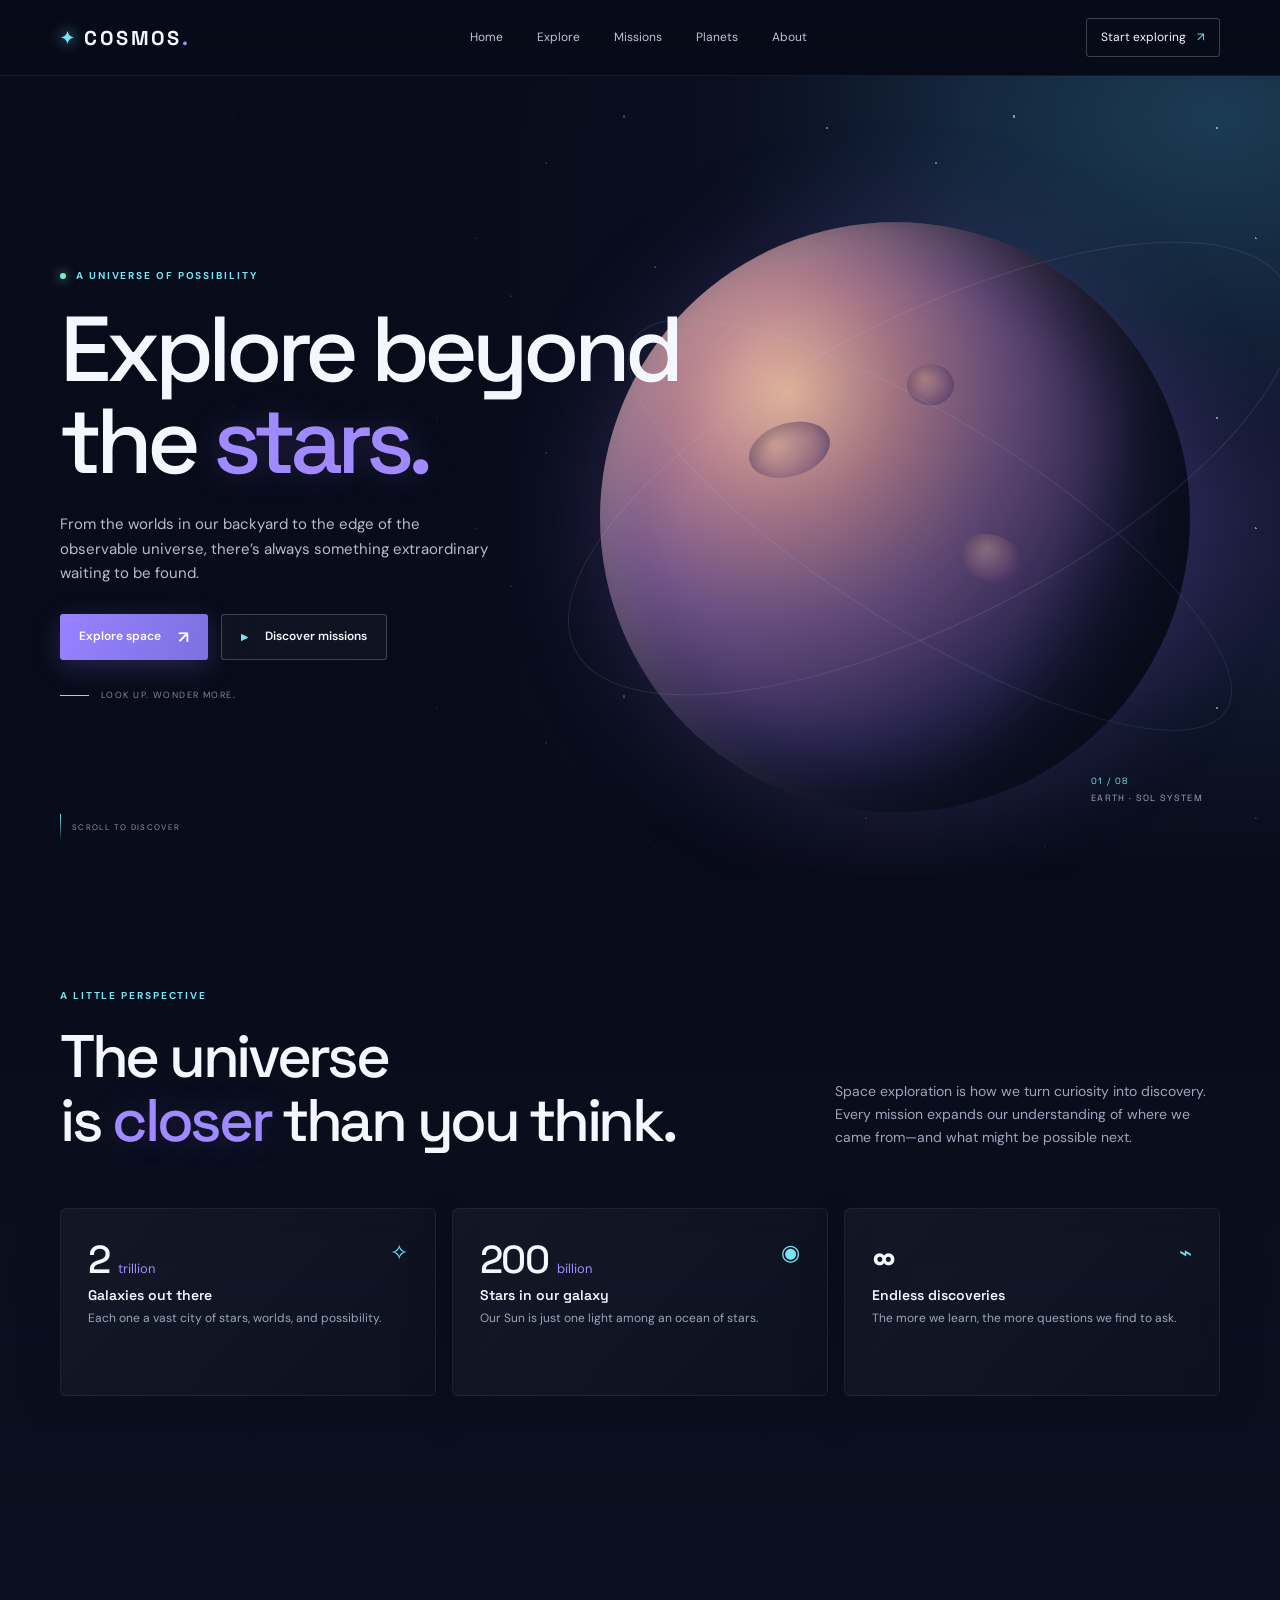
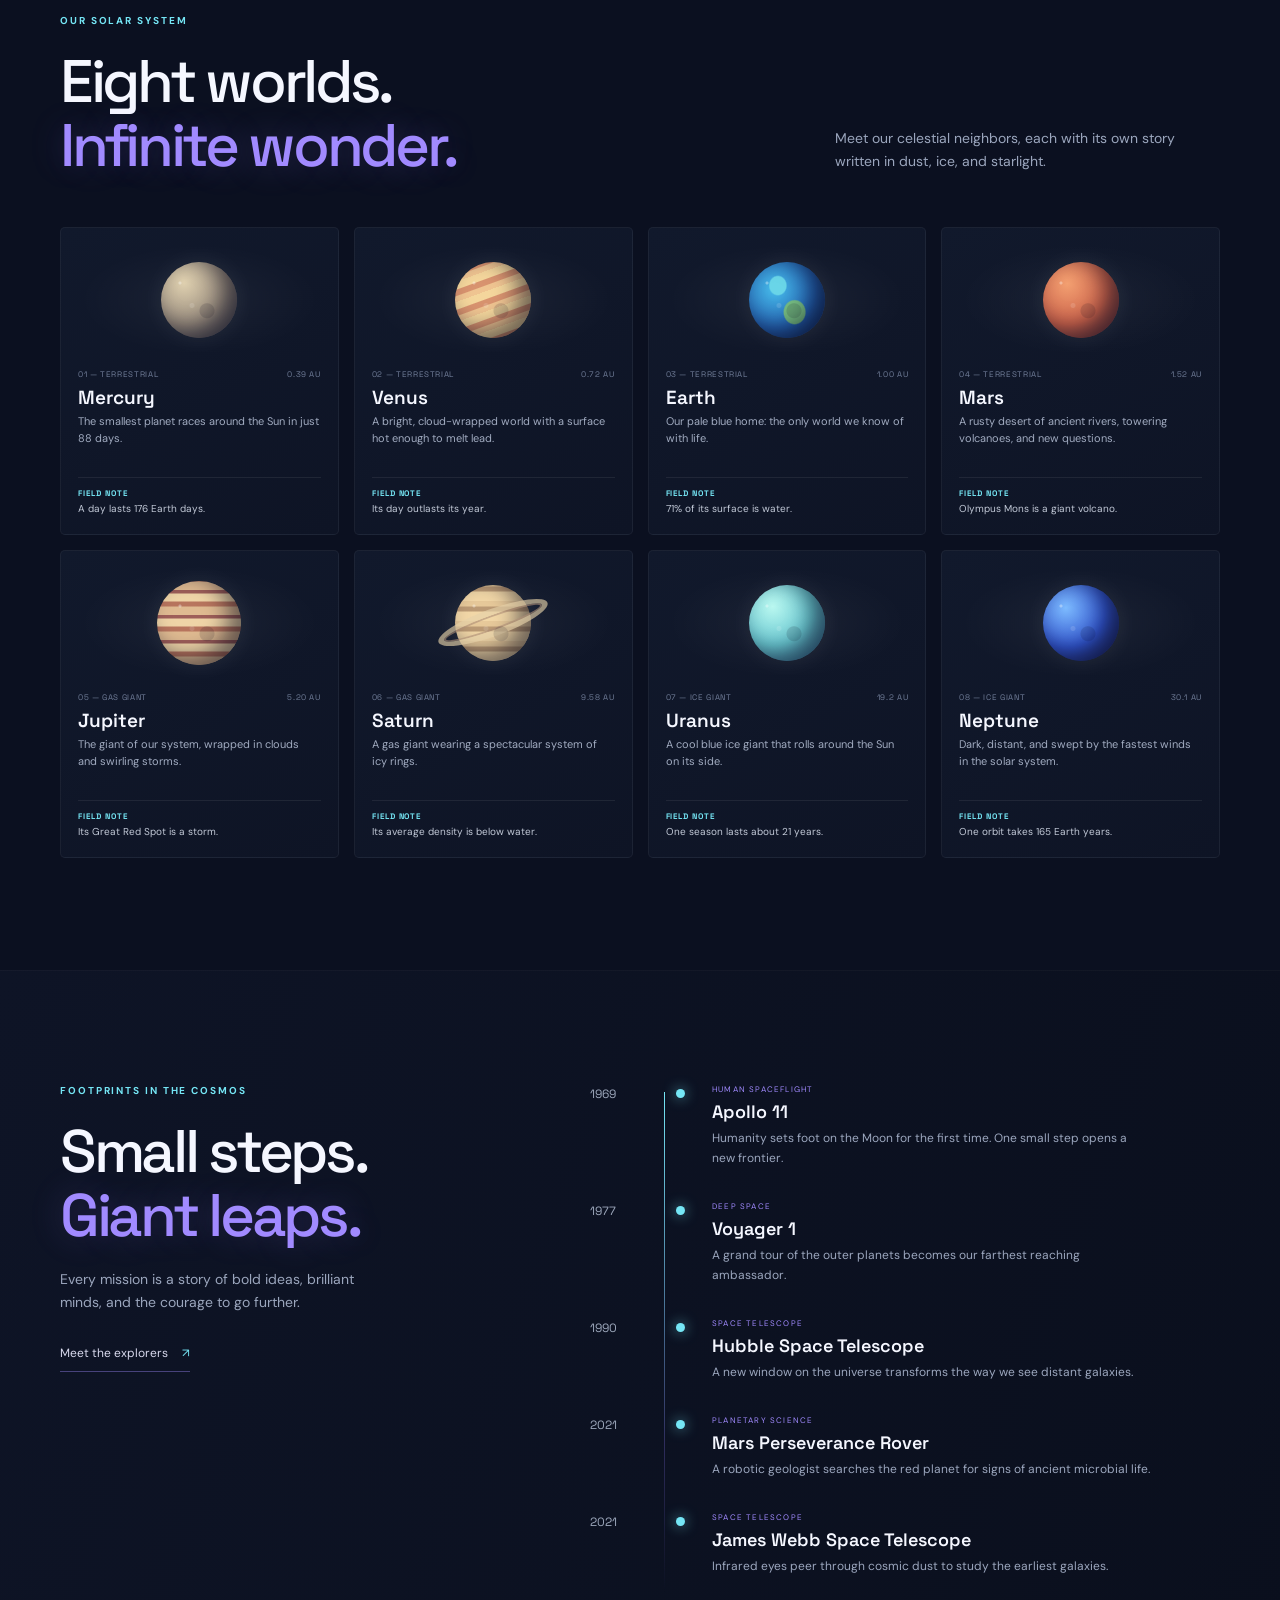
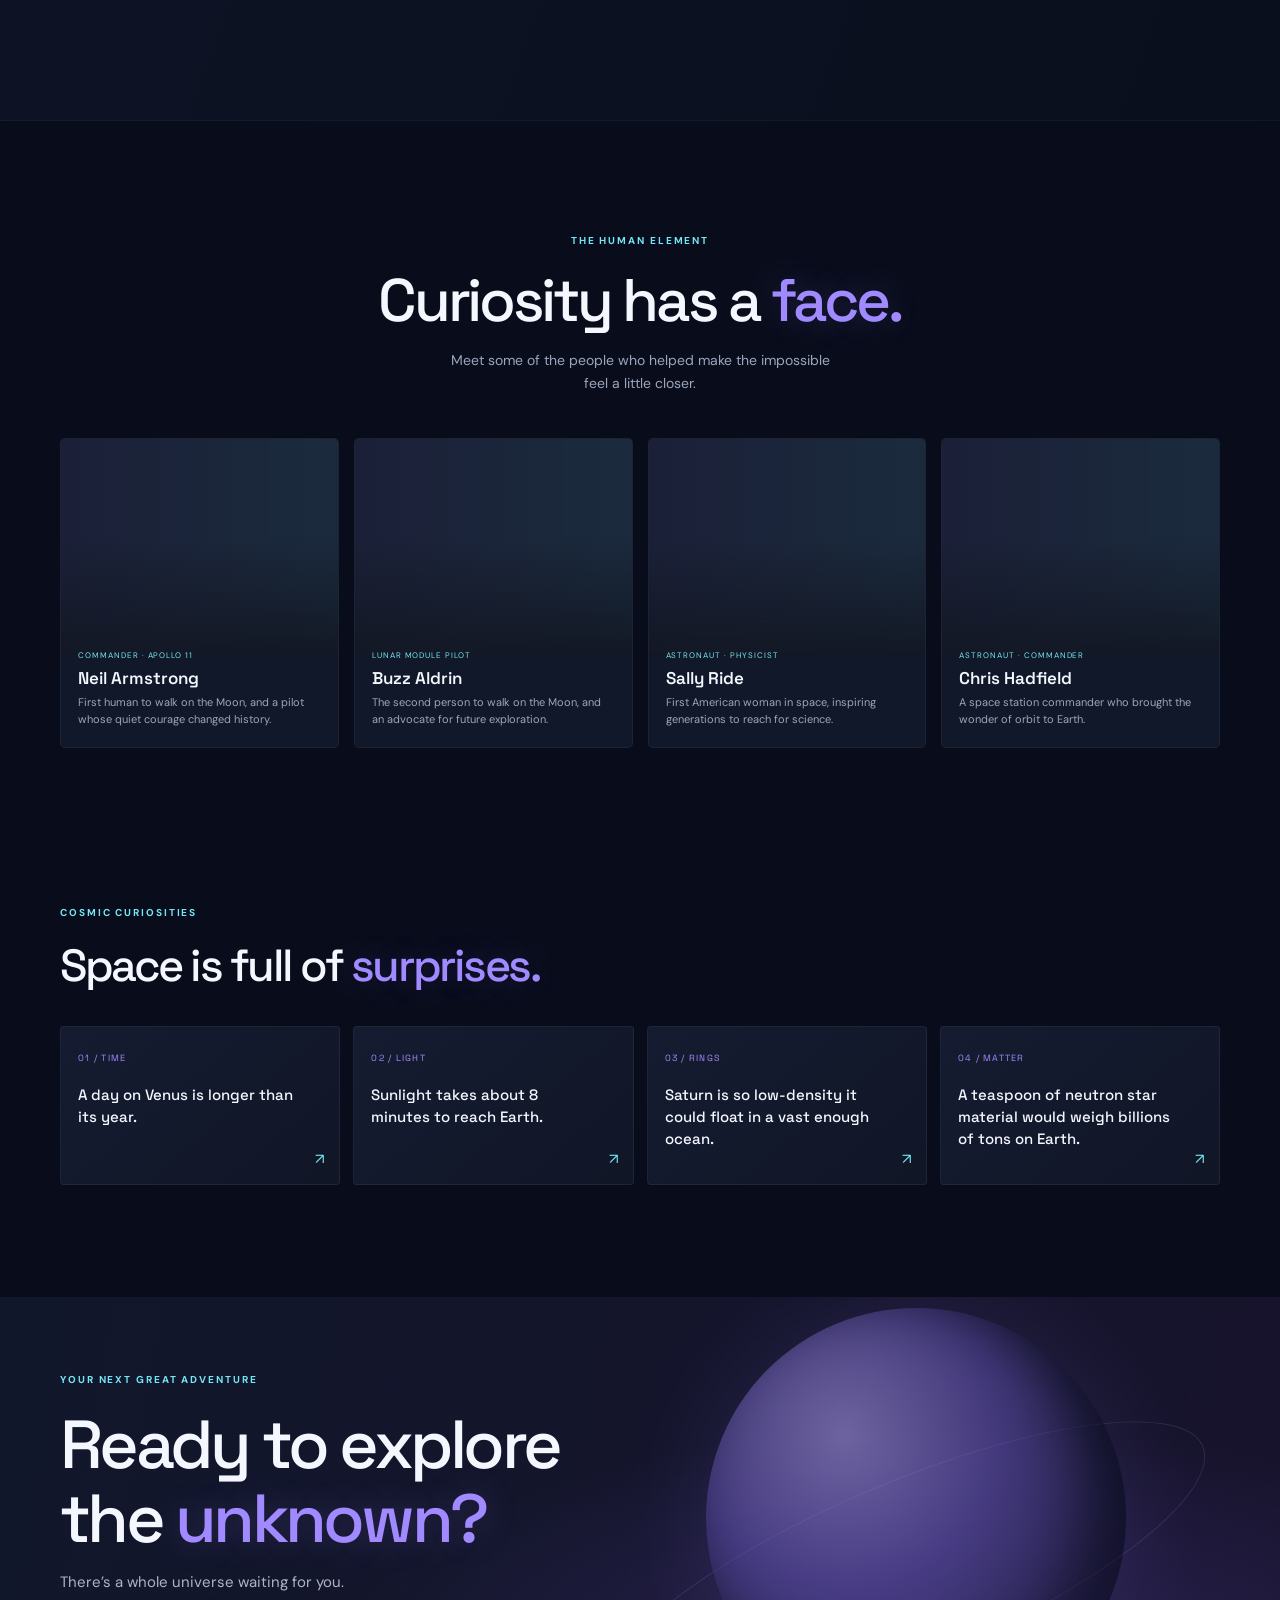
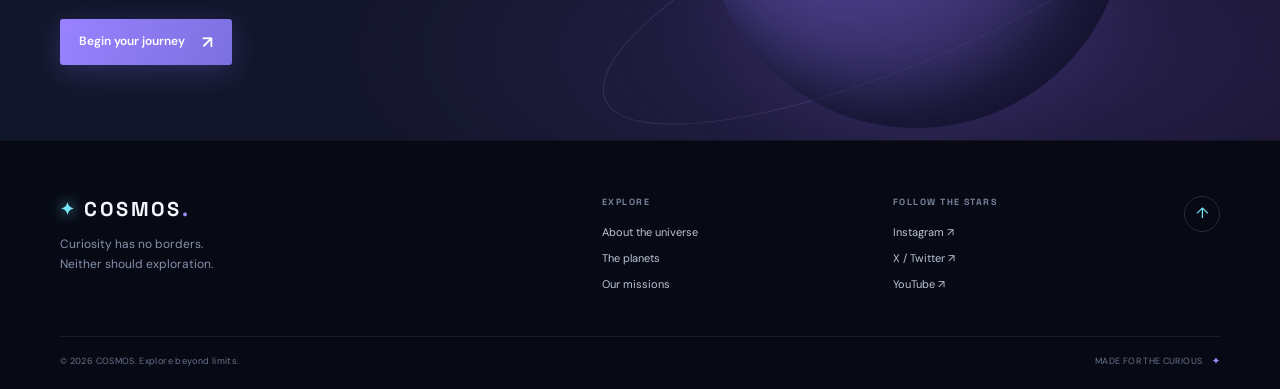
<file: index.html>
<!doctype html>
<html lang="en">
<head>
  <meta charset="utf-8">
  <meta name="viewport" content="width=device-width, initial-scale=1">
  <meta name="theme-color" content="#080b19">
  <meta name="description" content="Journey through the planets, missions, and people exploring our universe with COSMOS.">
  <title>COSMOS — Explore Beyond the Stars</title>
  <link rel="preconnect" href="https://fonts.googleapis.com">
  <link rel="preconnect" href="https://fonts.gstatic.com" crossorigin>
  <link href="https://fonts.googleapis.com/css2?family=DM+Sans:wght@400;500;600;700&family=Space+Grotesk:wght@400;500;600;700&display=swap" rel="stylesheet">
  <link rel="stylesheet" href="Style.css">
</head>
<body>
  <header class="site-header">
    <nav class="nav wrap" aria-label="Main navigation">
      <a class="brand" href="#home" aria-label="COSMOS home"><span class="brand-mark" aria-hidden="true">✦</span> COSMOS<span class="brand-dot">.</span></a>
      <div class="nav-links">
        <a href="#home">Home</a><a href="#explore">Explore</a><a href="#missions">Missions</a><a href="#planets">Planets</a><a href="#about">About</a>
      </div>
      <a class="nav-cta" href="#missions">Start exploring <span aria-hidden="true">↗</span></a>
    </nav>
  </header>

  <main>
    <!-- Hero -->
    <section class="hero" id="home">
      <div class="hero-stars" aria-hidden="true"></div>
      <div class="hero-content wrap">
        <p class="eyebrow"><span class="live-dot"></span> A universe of possibility</p>
        <h1>Explore beyond<br>the <span>stars.</span></h1>
        <p class="hero-copy">From the worlds in our backyard to the edge of the observable universe, there’s always something extraordinary waiting to be found.</p>
        <div class="hero-actions"><a class="button button-primary" href="#planets">Explore space <span aria-hidden="true">↗</span></a><a class="button button-ghost" href="#missions"><span class="play-icon" aria-hidden="true">▶</span> Discover missions</a></div>
        <div class="hero-note"><span class="note-line"></span><span>LOOK UP. WONDER MORE.</span></div>
      </div>
      <div class="hero-orbit orbit-one" aria-hidden="true"></div><div class="hero-orbit orbit-two" aria-hidden="true"></div>
      <div class="hero-planet" aria-hidden="true"><span class="planet-crater crater-a"></span><span class="planet-crater crater-b"></span><span class="planet-crater crater-c"></span></div>
      <div class="hero-caption" aria-hidden="true"><span>01 / 08</span><span>EARTH · SOL SYSTEM</span></div>
      <a class="scroll-cue" href="#about" aria-label="Scroll to discover"><span></span> SCROLL TO DISCOVER</a>
    </section>

    <!-- About -->
    <section class="section about-section" id="about">
      <div class="wrap">
        <div class="section-heading split-heading">
          <div><p class="eyebrow">A little perspective</p><h2>The universe<br>is <span>closer</span> than you think.</h2></div>
          <p class="section-intro">Space exploration is how we turn curiosity into discovery. Every mission expands our understanding of where we came from—and what might be possible next.</p>
        </div>
        <div class="stat-grid" id="explore">
          <article class="stat-card glass"><span class="stat-icon">✧</span><strong>2 <small>trillion</small></strong><h3>Galaxies out there</h3><p>Each one a vast city of stars, worlds, and possibility.</p></article>
          <article class="stat-card glass"><span class="stat-icon">◉</span><strong>200 <small>billion</small></strong><h3>Stars in our galaxy</h3><p>Our Sun is just one light among an ocean of stars.</p></article>
          <article class="stat-card glass"><span class="stat-icon">⌁</span><strong>∞</strong><h3>Endless discoveries</h3><p>The more we learn, the more questions we find to ask.</p></article>
        </div>
      </div>
    </section>

    <!-- Planets -->
    <section class="section planets-section" id="planets">
      <div class="wrap">
        <div class="section-heading"><p class="eyebrow">Our solar system</p><h2>Eight worlds.<br><span>Infinite wonder.</span></h2><p class="section-intro">Meet our celestial neighbors, each with its own story written in dust, ice, and starlight.</p></div>
        <div class="planet-grid">
          <a class="planet-card" href="mercury.html" aria-label="Explore Mercury"><div class="planet-art mercury"><i></i></div><div class="planet-meta"><span>01 — TERRESTRIAL</span><span>0.39 AU</span></div><h3>Mercury</h3><p>The smallest planet races around the Sun in just 88 days.</p><p class="planet-fact"><b>FIELD NOTE</b> A day lasts 176 Earth days.</p></a>
          <a class="planet-card" href="venus.html" aria-label="Explore Venus"><div class="planet-art venus"><i></i></div><div class="planet-meta"><span>02 — TERRESTRIAL</span><span>0.72 AU</span></div><h3>Venus</h3><p>A bright, cloud-wrapped world with a surface hot enough to melt lead.</p><p class="planet-fact"><b>FIELD NOTE</b> Its day outlasts its year.</p></a>
          <a class="planet-card" href="earth.html" aria-label="Explore Earth"><div class="planet-art earth"><i></i></div><div class="planet-meta"><span>03 — TERRESTRIAL</span><span>1.00 AU</span></div><h3>Earth</h3><p>Our pale blue home: the only world we know of with life.</p><p class="planet-fact"><b>FIELD NOTE</b> 71% of its surface is water.</p></a>
          <a class="planet-card" href="mars.html" aria-label="Explore Mars"><div class="planet-art mars"><i></i></div><div class="planet-meta"><span>04 — TERRESTRIAL</span><span>1.52 AU</span></div><h3>Mars</h3><p>A rusty desert of ancient rivers, towering volcanoes, and new questions.</p><p class="planet-fact"><b>FIELD NOTE</b> Olympus Mons is a giant volcano.</p></a>
          <a class="planet-card" href="jupiter.html" aria-label="Explore Jupiter"><div class="planet-art jupiter"><i></i></div><div class="planet-meta"><span>05 — GAS GIANT</span><span>5.20 AU</span></div><h3>Jupiter</h3><p>The giant of our system, wrapped in clouds and swirling storms.</p><p class="planet-fact"><b>FIELD NOTE</b> Its Great Red Spot is a storm.</p></a>
          <a class="planet-card" href="saturn.html" aria-label="Explore Saturn"><div class="planet-art saturn"><i></i></div><div class="planet-meta"><span>06 — GAS GIANT</span><span>9.58 AU</span></div><h3>Saturn</h3><p>A gas giant wearing a spectacular system of icy rings.</p><p class="planet-fact"><b>FIELD NOTE</b> Its average density is below water.</p></a>
          <a class="planet-card" href="uranus.html" aria-label="Explore Uranus"><div class="planet-art uranus"><i></i></div><div class="planet-meta"><span>07 — ICE GIANT</span><span>19.2 AU</span></div><h3>Uranus</h3><p>A cool blue ice giant that rolls around the Sun on its side.</p><p class="planet-fact"><b>FIELD NOTE</b> One season lasts about 21 years.</p></a>
          <a class="planet-card" href="neptune.html" aria-label="Explore Neptune"><div class="planet-art neptune"><i></i></div><div class="planet-meta"><span>08 — ICE GIANT</span><span>30.1 AU</span></div><h3>Neptune</h3><p>Dark, distant, and swept by the fastest winds in the solar system.</p><p class="planet-fact"><b>FIELD NOTE</b> One orbit takes 165 Earth years.</p></a>
        </div>
      </div>
    </section>

    <!-- Missions -->
    <section class="section missions-section" id="missions">
      <div class="wrap missions-layout"><div class="missions-title"><p class="eyebrow">Footprints in the cosmos</p><h2>Small steps.<br><span>Giant leaps.</span></h2><p class="section-intro">Every mission is a story of bold ideas, brilliant minds, and the courage to go further.</p><a class="text-link" href="#astronauts">Meet the explorers <span>↗</span></a></div>
        <div class="timeline">
          <article class="timeline-item"><span class="timeline-year">1969</span><div class="timeline-dot"></div><div><p class="mission-type">HUMAN SPACEFLIGHT</p><h3>Apollo 11</h3><p>Humanity sets foot on the Moon for the first time. One small step opens a new frontier.</p></div></article>
          <article class="timeline-item"><span class="timeline-year">1977</span><div class="timeline-dot"></div><div><p class="mission-type">DEEP SPACE</p><h3>Voyager 1</h3><p>A grand tour of the outer planets becomes our farthest reaching ambassador.</p></div></article>
          <article class="timeline-item"><span class="timeline-year">1990</span><div class="timeline-dot"></div><div><p class="mission-type">SPACE TELESCOPE</p><h3>Hubble Space Telescope</h3><p>A new window on the universe transforms the way we see distant galaxies.</p></div></article>
          <article class="timeline-item"><span class="timeline-year">2021</span><div class="timeline-dot"></div><div><p class="mission-type">PLANETARY SCIENCE</p><h3>Mars Perseverance Rover</h3><p>A robotic geologist searches the red planet for signs of ancient microbial life.</p></div></article>
          <article class="timeline-item"><span class="timeline-year">2021</span><div class="timeline-dot"></div><div><p class="mission-type">SPACE TELESCOPE</p><h3>James Webb Space Telescope</h3><p>Infrared eyes peer through cosmic dust to study the earliest galaxies.</p></div></article>
        </div>
      </div>
    </section>

    <!-- Astronauts -->
    <section class="section astronauts-section" id="astronauts"><div class="wrap">
      <div class="section-heading centered"><p class="eyebrow">The human element</p><h2>Curiosity has a <span>face.</span></h2><p class="section-intro">Meet some of the people who helped make the impossible feel a little closer.</p></div>
      <div class="astronaut-grid">
        <article class="astronaut-card"><div class="portrait portrait-neil" role="img" aria-label="Portrait of Neil Armstrong"></div><div class="astronaut-info"><p>COMMANDER · APOLLO 11</p><h3>Neil Armstrong</h3><p>First human to walk on the Moon, and a pilot whose quiet courage changed history.</p></div></article>
        <article class="astronaut-card"><div class="portrait portrait-buzz" role="img" aria-label="Portrait of Buzz Aldrin"></div><div class="astronaut-info"><p>LUNAR MODULE PILOT</p><h3>Buzz Aldrin</h3><p>The second person to walk on the Moon, and an advocate for future exploration.</p></div></article>
        <article class="astronaut-card"><div class="portrait portrait-sally" role="img" aria-label="Portrait of Sally Ride"></div><div class="astronaut-info"><p>ASTRONAUT · PHYSICIST</p><h3>Sally Ride</h3><p>First American woman in space, inspiring generations to reach for science.</p></div></article>
        <article class="astronaut-card"><div class="portrait portrait-chris" role="img" aria-label="Portrait of Chris Hadfield"></div><div class="astronaut-info"><p>ASTRONAUT · COMMANDER</p><h3>Chris Hadfield</h3><p>A space station commander who brought the wonder of orbit to Earth.</p></div></article>
      </div>
    </div></section>

    <!-- Facts -->
    <section class="section facts-section"><div class="wrap"><div class="section-heading"><p class="eyebrow">Cosmic curiosities</p><h2>Space is full of <span>surprises.</span></h2></div>
      <div class="facts-grid"><article class="fact-card"><span>01 / TIME</span><p>A day on Venus is longer than its year.</p><i>↗</i></article><article class="fact-card"><span>02 / LIGHT</span><p>Sunlight takes about 8 minutes to reach Earth.</p><i>↗</i></article><article class="fact-card"><span>03 / RINGS</span><p>Saturn is so low-density it could float in a vast enough ocean.</p><i>↗</i></article><article class="fact-card"><span>04 / MATTER</span><p>A teaspoon of neutron star material would weigh billions of tons on Earth.</p><i>↗</i></article></div>
    </div></section>

    <!-- Call to action -->
    <section class="cta-section"><div class="cta-glow" aria-hidden="true"></div><div class="wrap cta-content"><p class="eyebrow">Your next great adventure</p><h2>Ready to explore<br>the <span>unknown?</span></h2><p>There’s a whole universe waiting for you.</p><a class="button button-primary" href="#planets">Begin your journey <span aria-hidden="true">↗</span></a></div><div class="cta-orb" aria-hidden="true"></div></section>
  </main>

  <footer class="site-footer"><div class="wrap"><div class="footer-main"><div class="footer-brand"><a class="brand" href="#home"><span class="brand-mark" aria-hidden="true">✦</span> COSMOS<span class="brand-dot">.</span></a><p>Curiosity has no borders.<br>Neither should exploration.</p></div><div class="footer-nav"><p>EXPLORE</p><a href="#about">About the universe</a><a href="#planets">The planets</a><a href="#missions">Our missions</a></div><div class="footer-nav"><p>FOLLOW THE STARS</p><a href="https://www.instagram.com/nasa/">Instagram ↗</a><a href="https://x.com/NASA">X / Twitter ↗</a><a href="https://www.youtube.com/@NASA">YouTube ↗</a></div><a class="back-top" href="#home" aria-label="Back to top">↑</a></div><div class="footer-bottom"><span>© 2026 COSMOS. Explore beyond limits.</span><span>MADE FOR THE CURIOUS <b>✦</b></span></div></div></footer>
</body>
</html>
</file>
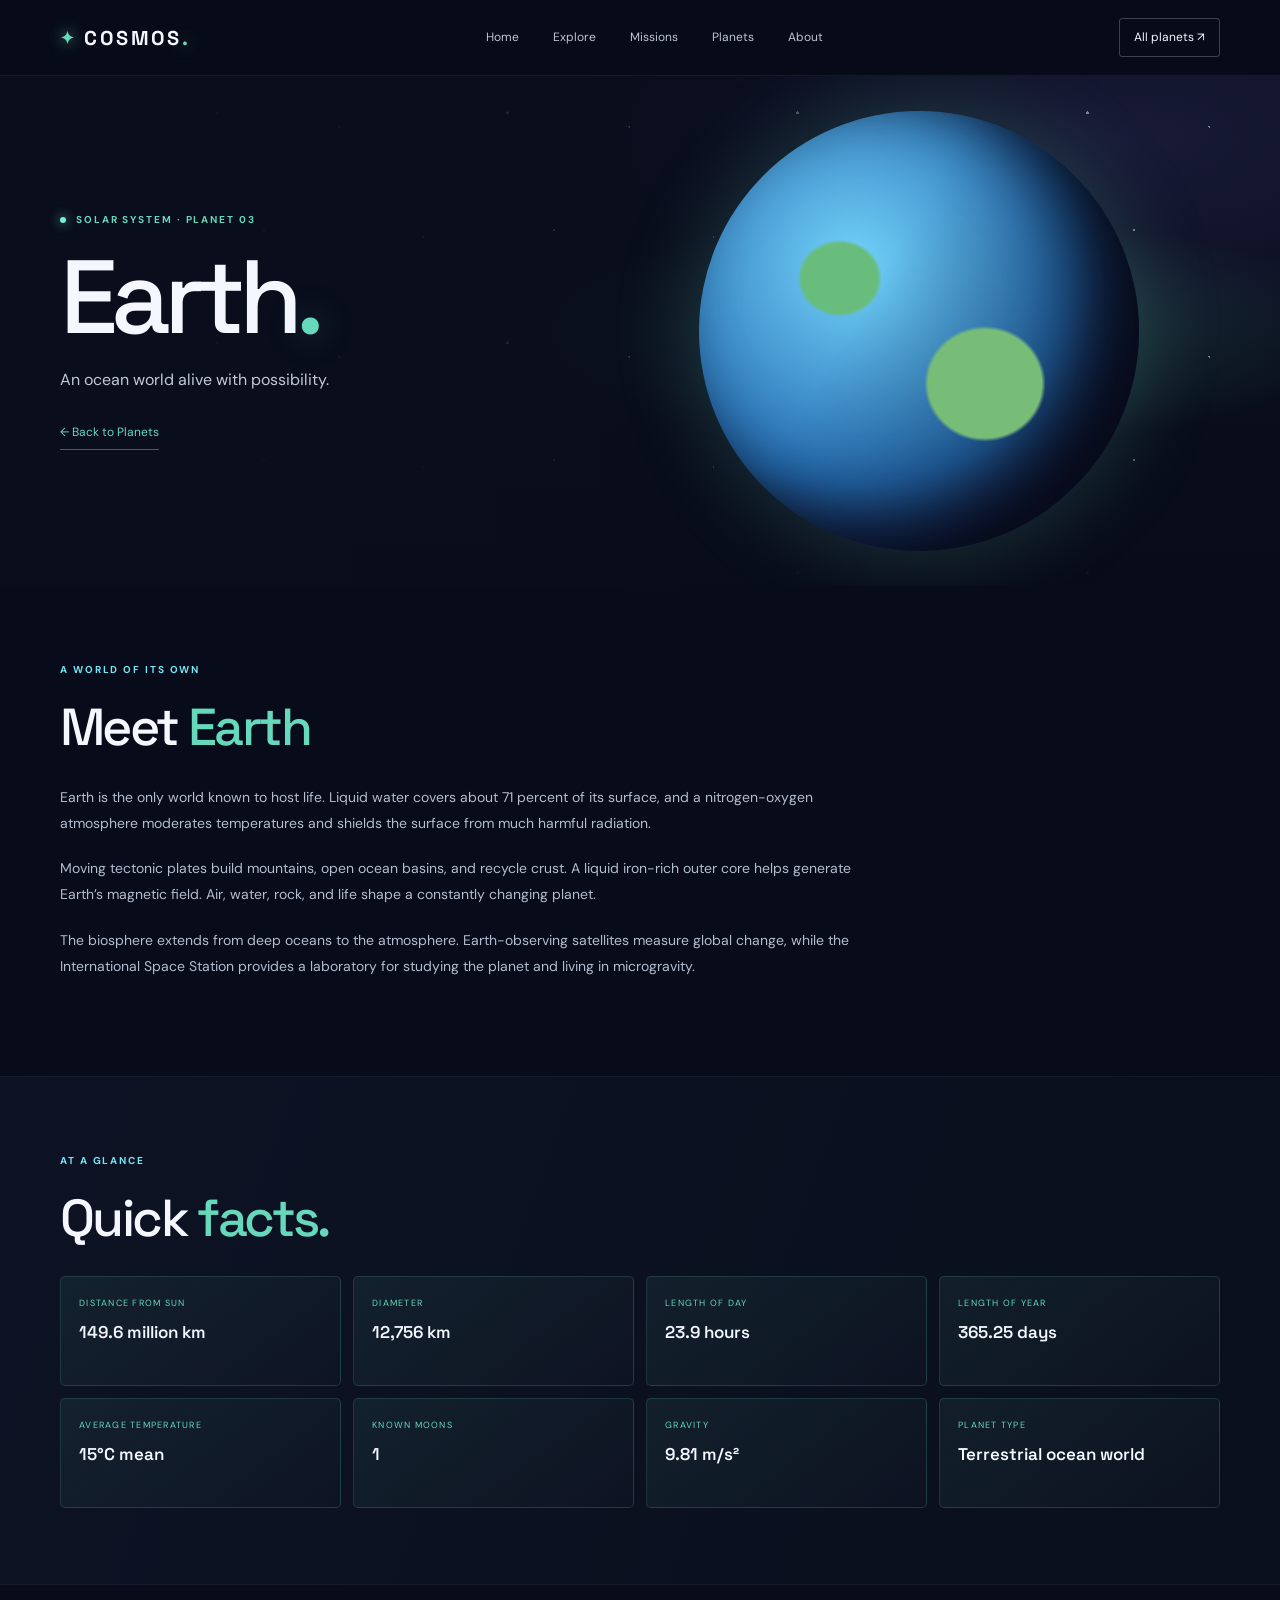
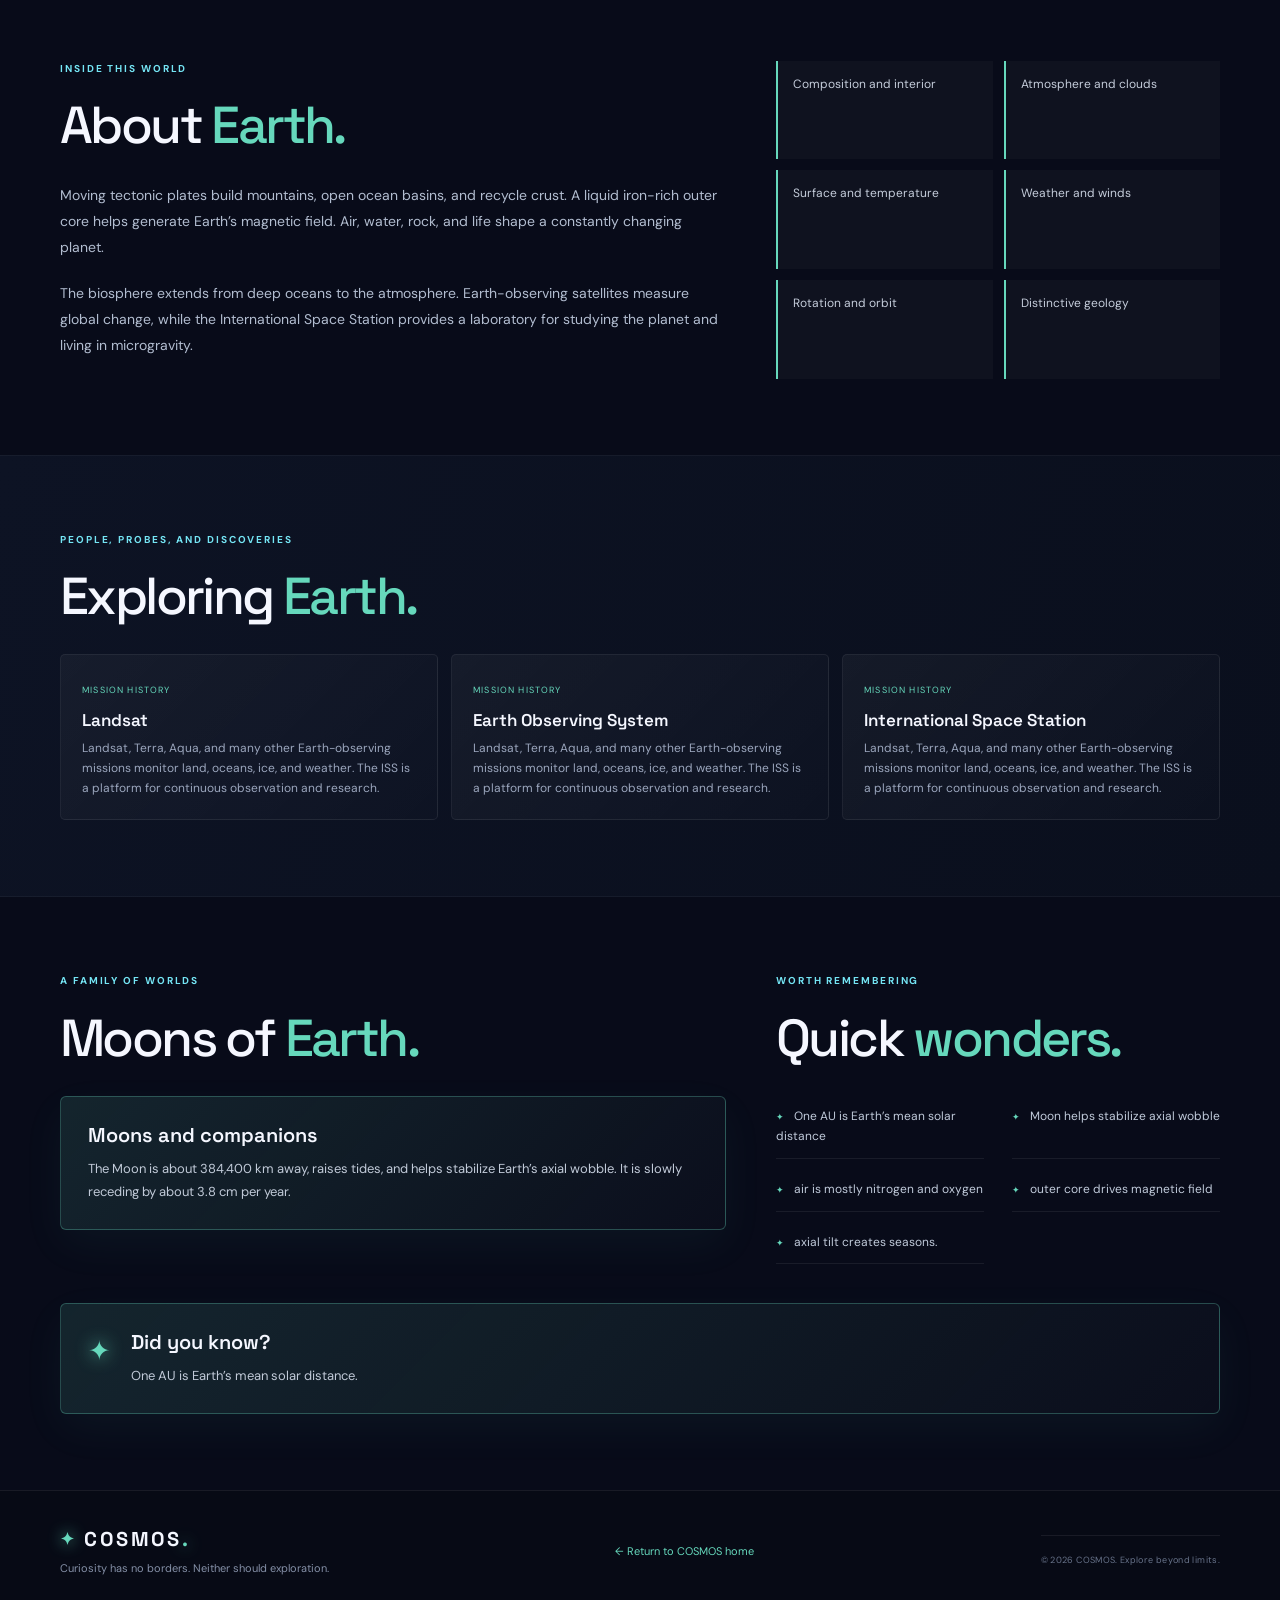
<file: earth.html>
<!doctype html>
<html lang="en">

<head>
    <meta charset="utf-8">
    <meta name="viewport" content="width=device-width, initial-scale=1">
    <meta name="description" content="Discover Earth: facts, exploration history, and moons with COSMOS.">
    <title>Earth — COSMOS</title>
    <link rel="preconnect" href="https://fonts.googleapis.com">
    <link rel="preconnect" href="https://fonts.gstatic.com" crossorigin>
    <link
        href="https://fonts.googleapis.com/css2?family=DM+Sans:wght@400;500;600;700&family=Space+Grotesk:wght@400;500;600;700&display=swap"
        rel="stylesheet">
    <link rel="stylesheet" href="Style.css">
</head>

<body class="planet-page earth-page">
    <header class="site-header">
        <nav class="nav wrap" aria-label="Main navigation"><a class="brand" href="index.html"><span class="brand-mark"
                    aria-hidden="true">✦</span> COSMOS<span class="brand-dot">.</span></a>
            <div class="nav-links"><a href="index.html">Home</a><a href="index.html#explore">Explore</a><a
                    href="index.html#missions">Missions</a><a href="index.html#planets">Planets</a><a
                    href="index.html#about">About</a></div><a class="nav-cta" href="index.html#planets">All planets
                ↗</a>
        </nav>
    </header>
    <main>
        <section class="planet-hero">
            <div class="planet-hero-content">
                <p class="eyebrow"><span class="live-dot"></span> SOLAR SYSTEM · PLANET 03</p>
                <h1>Earth<span>.</span></h1>
                <p class="planet-tagline">An ocean world alive with possibility.</p><a class="back-planets"
                    href="index.html#planets">← Back to Planets</a>
            </div>
            <div class="planet-showcase earth-showcase" role="img" aria-label="Decorative CSS illustration of Earth">
            </div>
        </section>
        <section class="profile-section">
            <div class="wrap">
                <p class="eyebrow">A world of its own</p>
                <h2 class="profile-title">Meet <span>Earth</span></h2>
                <div class="profile-copy">
                    <p>Earth is the only world known to host life. Liquid water covers about 71 percent of its surface,
                        and a nitrogen-oxygen atmosphere moderates temperatures and shields the surface from much
                        harmful radiation.</p>
                    <p>Moving tectonic plates build mountains, open ocean basins, and recycle crust. A liquid iron-rich
                        outer core helps generate Earth’s magnetic field. Air, water, rock, and life shape a constantly
                        changing planet.</p>
                    <p>The biosphere extends from deep oceans to the atmosphere. Earth-observing satellites measure
                        global change, while the International Space Station provides a laboratory for studying the
                        planet and living in microgravity.</p>
                </div>
            </div>
        </section>
        <section class="profile-section alt">
            <div class="wrap">
                <p class="eyebrow">At a glance</p>
                <h2 class="profile-title">Quick <span>facts.</span></h2>
                <div class="facts-cards">
                    <div class="quick-fact"><span>Distance from Sun</span><strong>149.6 million km</strong></div>
                    <div class="quick-fact"><span>Diameter</span><strong>12,756 km</strong></div>
                    <div class="quick-fact"><span>Length of day</span><strong>23.9 hours</strong></div>
                    <div class="quick-fact"><span>Length of year</span><strong>365.25 days</strong></div>
                    <div class="quick-fact"><span>Average temperature</span><strong>15°C mean</strong></div>
                    <div class="quick-fact"><span>Known moons</span><strong>1</strong></div>
                    <div class="quick-fact"><span>Gravity</span><strong>9.81 m/s²</strong></div>
                    <div class="quick-fact"><span>Planet type</span><strong>Terrestrial ocean world</strong></div>
                </div>
            </div>
        </section>
        <section class="profile-section">
            <div class="wrap profile-columns">
                <div>
                    <p class="eyebrow">Inside this world</p>
                    <h2 class="profile-title">About <span>Earth.</span></h2>
                    <div class="profile-copy">
                        <p>Moving tectonic plates build mountains, open ocean basins, and recycle crust. A liquid
                            iron-rich outer core helps generate Earth’s magnetic field. Air, water, rock, and life shape
                            a constantly changing planet.</p>
                        <p>The biosphere extends from deep oceans to the atmosphere. Earth-observing satellites measure
                            global change, while the International Space Station provides a laboratory for studying the
                            planet and living in microgravity.</p>
                    </div>
                </div>
                <ul class="feature-list">
                    <li>Composition and interior</li>
                    <li>Atmosphere and clouds</li>
                    <li>Surface and temperature</li>
                    <li>Weather and winds</li>
                    <li>Rotation and orbit</li>
                    <li>Distinctive geology</li>
                </ul>
            </div>
        </section>
        <section class="profile-section alt">
            <div class="wrap">
                <p class="eyebrow">People, probes, and discoveries</p>
                <h2 class="profile-title">Exploring <span>Earth.</span></h2>
                <div class="mission-cards">
                    <article class="mission-card"><span>MISSION HISTORY</span>
                        <h3>Landsat</h3>
                        <p>Landsat, Terra, Aqua, and many other Earth-observing missions monitor land, oceans, ice, and
                            weather. The ISS is a platform for continuous observation and research.</p>
                    </article>
                    <article class="mission-card"><span>MISSION HISTORY</span>
                        <h3>Earth Observing System</h3>
                        <p>Landsat, Terra, Aqua, and many other Earth-observing missions monitor land, oceans, ice, and
                            weather. The ISS is a platform for continuous observation and research.</p>
                    </article>
                    <article class="mission-card"><span>MISSION HISTORY</span>
                        <h3>International Space Station</h3>
                        <p>Landsat, Terra, Aqua, and many other Earth-observing missions monitor land, oceans, ice, and
                            weather. The ISS is a platform for continuous observation and research.</p>
                    </article>
                </div>
            </div>
        </section>
        <section class="profile-section">
            <div class="wrap profile-columns">
                <div>
                    <p class="eyebrow">A family of worlds</p>
                    <h2 class="profile-title">Moons of <span>Earth.</span></h2>
                    <article class="moon-panel">
                        <h3>Moons and companions</h3>
                        <p>The Moon is about 384,400 km away, raises tides, and helps stabilize Earth’s axial wobble. It
                            is slowly receding by about 3.8 cm per year.</p>
                    </article>
                </div>
                <div>
                    <p class="eyebrow">Worth remembering</p>
                    <h2 class="profile-title">Quick <span>wonders.</span></h2>
                    <ul class="fact-list">
                        <li>One AU is Earth’s mean solar distance</li>
                        <li>Moon helps stabilize axial wobble</li>
                        <li>air is mostly nitrogen and oxygen</li>
                        <li>outer core drives magnetic field</li>
                        <li>axial tilt creates seasons.</li>
                    </ul>
                </div>
            </div>
            <div class="wrap">
                <aside class="did-you-know"><span class="big-star" aria-hidden="true">✦</span>
                    <div>
                        <h3>Did you know?</h3>
                        <p>One AU is Earth’s mean solar distance.</p>
                    </div>
                </aside>
            </div>
        </section>
    </main>
    <footer class="planet-footer">
        <div class="wrap planet-footer-inner">
            <div><a class="brand" href="index.html"><span class="brand-mark" aria-hidden="true">✦</span> COSMOS<span
                        class="brand-dot">.</span></a>
                <p>Curiosity has no borders. Neither should exploration.</p>
            </div><a href="index.html">← Return to COSMOS home</a><span class="footer-bottom">© 2026 COSMOS. Explore
                beyond limits.</span>
        </div>
    </footer>
</body>

</html>
</file>
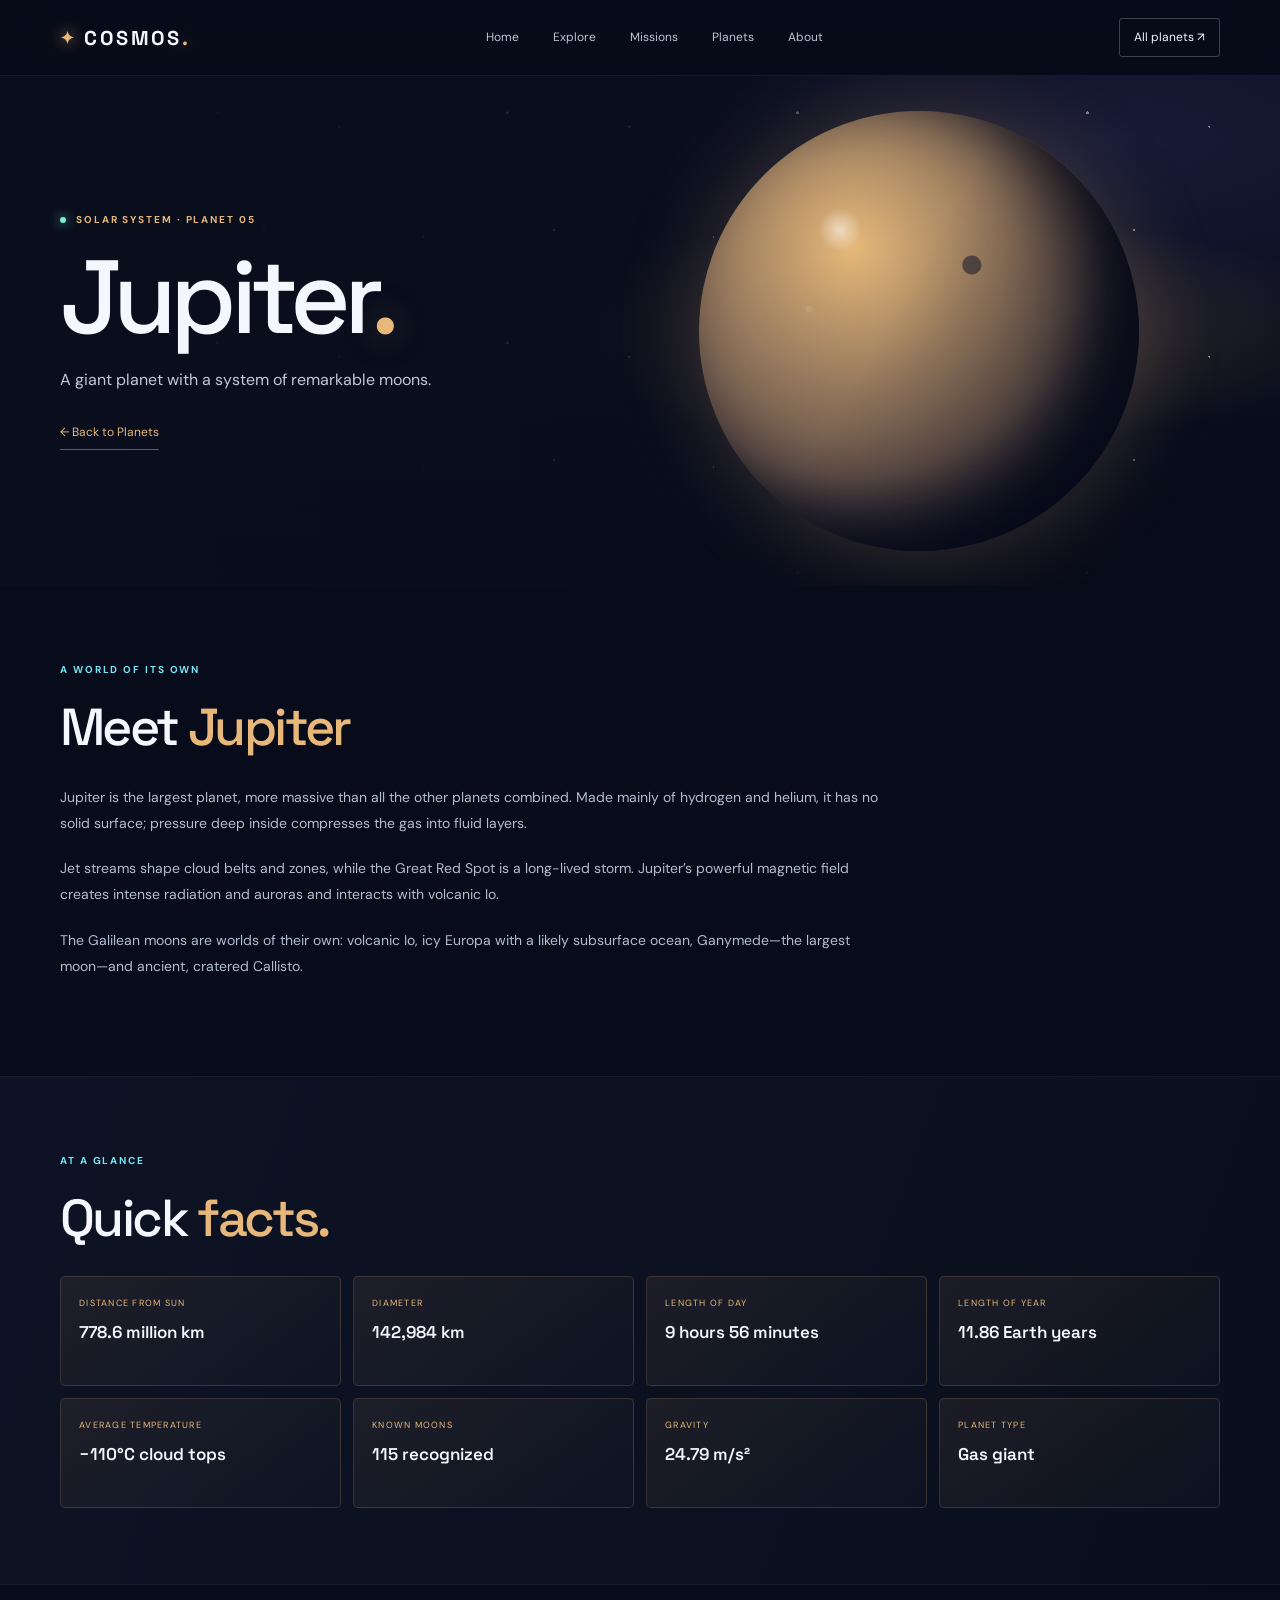
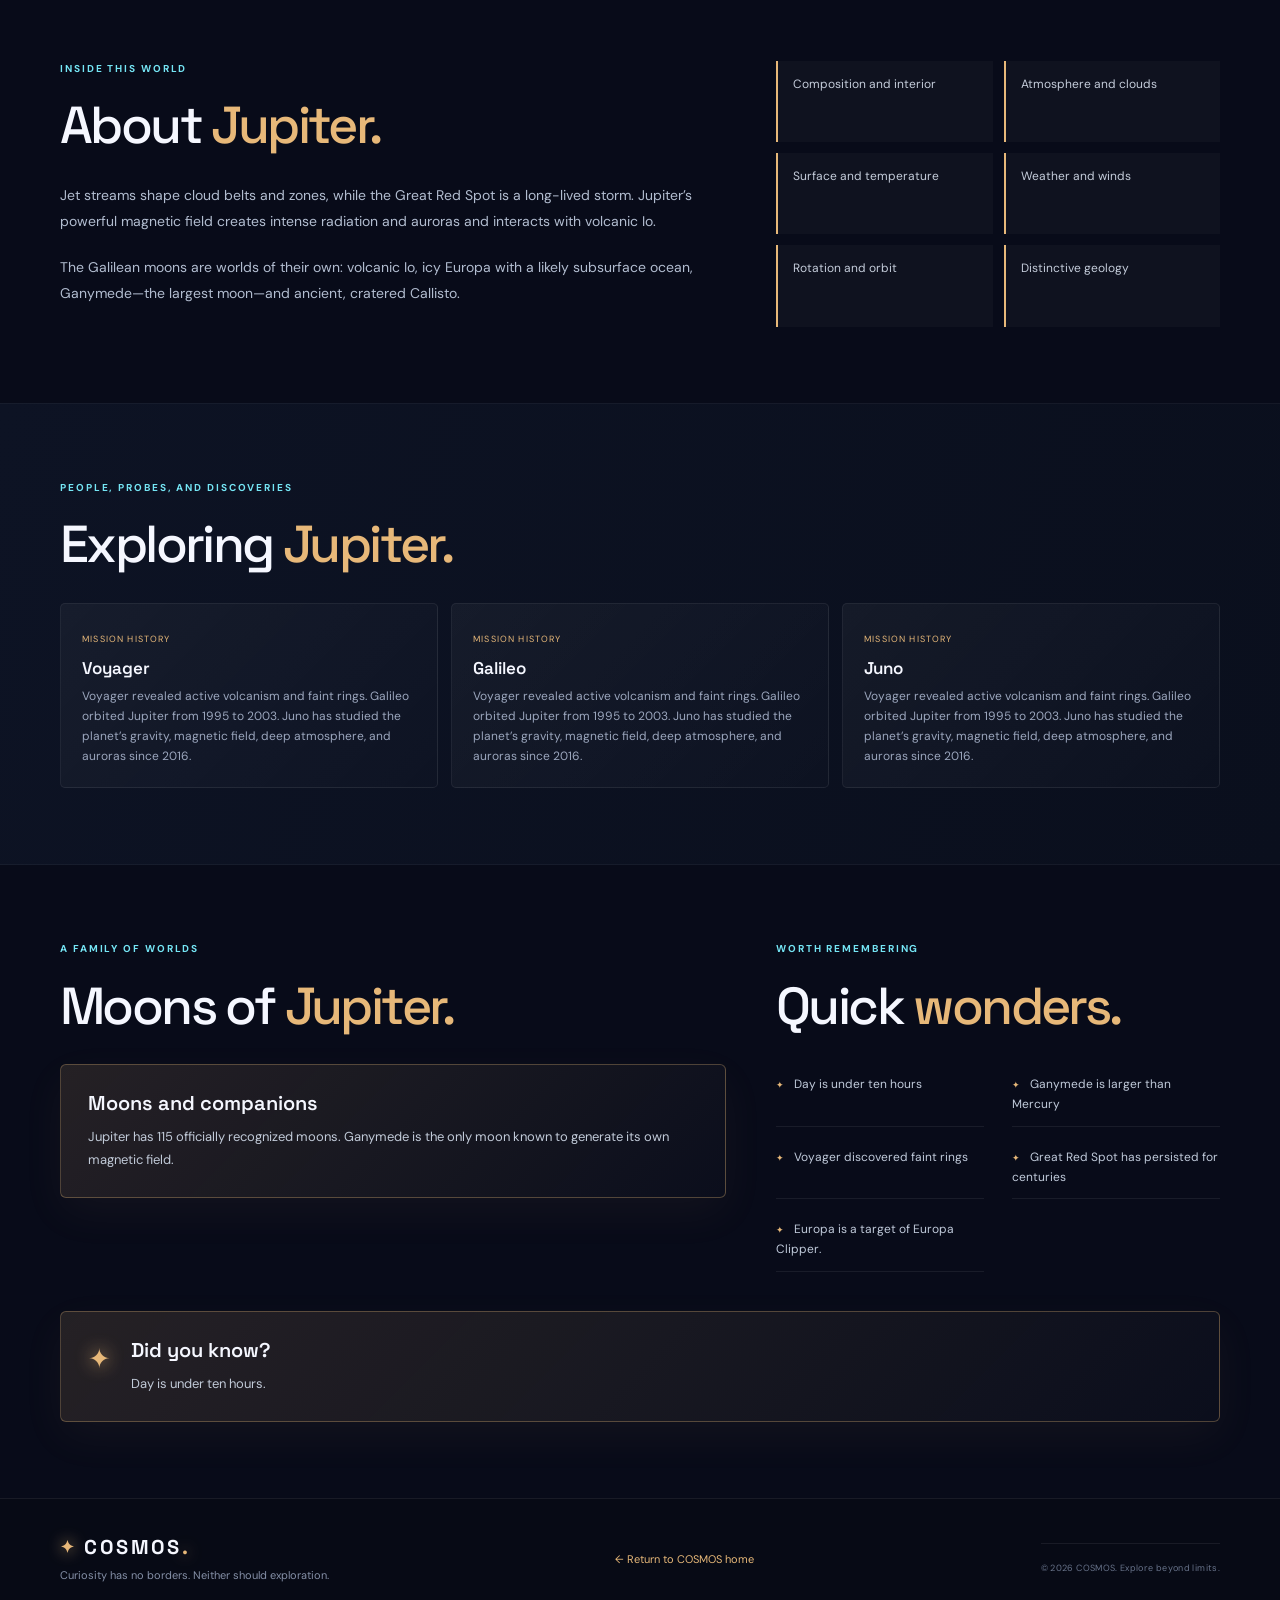
<file: jupiter.html>
<!doctype html>
<html lang="en">

<head>
    <meta charset="utf-8">
    <meta name="viewport" content="width=device-width, initial-scale=1">
    <meta name="description" content="Discover Jupiter: facts, exploration history, and moons with COSMOS.">
    <title>Jupiter — COSMOS</title>
    <link rel="preconnect" href="https://fonts.googleapis.com">
    <link rel="preconnect" href="https://fonts.gstatic.com" crossorigin>
    <link
        href="https://fonts.googleapis.com/css2?family=DM+Sans:wght@400;500;600;700&family=Space+Grotesk:wght@400;500;600;700&display=swap"
        rel="stylesheet">
    <link rel="stylesheet" href="Style.css">
</head>

<body class="planet-page jupiter-page">
    <header class="site-header">
        <nav class="nav wrap" aria-label="Main navigation"><a class="brand" href="index.html"><span class="brand-mark"
                    aria-hidden="true">✦</span> COSMOS<span class="brand-dot">.</span></a>
            <div class="nav-links"><a href="index.html">Home</a><a href="index.html#explore">Explore</a><a
                    href="index.html#missions">Missions</a><a href="index.html#planets">Planets</a><a
                    href="index.html#about">About</a></div><a class="nav-cta" href="index.html#planets">All planets
                ↗</a>
        </nav>
    </header>
    <main>
        <section class="planet-hero">
            <div class="planet-hero-content">
                <p class="eyebrow"><span class="live-dot"></span> SOLAR SYSTEM · PLANET 05</p>
                <h1>Jupiter<span>.</span></h1>
                <p class="planet-tagline">A giant planet with a system of remarkable moons.</p><a class="back-planets"
                    href="index.html#planets">← Back to Planets</a>
            </div>
            <div class="planet-showcase " role="img" aria-label="Decorative CSS illustration of Jupiter"></div>
        </section>
        <section class="profile-section">
            <div class="wrap">
                <p class="eyebrow">A world of its own</p>
                <h2 class="profile-title">Meet <span>Jupiter</span></h2>
                <div class="profile-copy">
                    <p>Jupiter is the largest planet, more massive than all the other planets combined. Made mainly of
                        hydrogen and helium, it has no solid surface; pressure deep inside compresses the gas into fluid
                        layers.</p>
                    <p>Jet streams shape cloud belts and zones, while the Great Red Spot is a long-lived storm.
                        Jupiter’s powerful magnetic field creates intense radiation and auroras and interacts with
                        volcanic Io.</p>
                    <p>The Galilean moons are worlds of their own: volcanic Io, icy Europa with a likely subsurface
                        ocean, Ganymede—the largest moon—and ancient, cratered Callisto.</p>
                </div>
            </div>
        </section>
        <section class="profile-section alt">
            <div class="wrap">
                <p class="eyebrow">At a glance</p>
                <h2 class="profile-title">Quick <span>facts.</span></h2>
                <div class="facts-cards">
                    <div class="quick-fact"><span>Distance from Sun</span><strong>778.6 million km</strong></div>
                    <div class="quick-fact"><span>Diameter</span><strong>142,984 km</strong></div>
                    <div class="quick-fact"><span>Length of day</span><strong>9 hours 56 minutes</strong></div>
                    <div class="quick-fact"><span>Length of year</span><strong>11.86 Earth years</strong></div>
                    <div class="quick-fact"><span>Average temperature</span><strong>−110°C cloud tops</strong></div>
                    <div class="quick-fact"><span>Known moons</span><strong>115 recognized</strong></div>
                    <div class="quick-fact"><span>Gravity</span><strong>24.79 m/s²</strong></div>
                    <div class="quick-fact"><span>Planet type</span><strong>Gas giant</strong></div>
                </div>
            </div>
        </section>
        <section class="profile-section">
            <div class="wrap profile-columns">
                <div>
                    <p class="eyebrow">Inside this world</p>
                    <h2 class="profile-title">About <span>Jupiter.</span></h2>
                    <div class="profile-copy">
                        <p>Jet streams shape cloud belts and zones, while the Great Red Spot is a long-lived storm.
                            Jupiter’s powerful magnetic field creates intense radiation and auroras and interacts with
                            volcanic Io.</p>
                        <p>The Galilean moons are worlds of their own: volcanic Io, icy Europa with a likely subsurface
                            ocean, Ganymede—the largest moon—and ancient, cratered Callisto.</p>
                    </div>
                </div>
                <ul class="feature-list">
                    <li>Composition and interior</li>
                    <li>Atmosphere and clouds</li>
                    <li>Surface and temperature</li>
                    <li>Weather and winds</li>
                    <li>Rotation and orbit</li>
                    <li>Distinctive geology</li>
                </ul>
            </div>
        </section>
        <section class="profile-section alt">
            <div class="wrap">
                <p class="eyebrow">People, probes, and discoveries</p>
                <h2 class="profile-title">Exploring <span>Jupiter.</span></h2>
                <div class="mission-cards">
                    <article class="mission-card"><span>MISSION HISTORY</span>
                        <h3>Voyager</h3>
                        <p>Voyager revealed active volcanism and faint rings. Galileo orbited Jupiter from 1995 to 2003.
                            Juno has studied the planet’s gravity, magnetic field, deep atmosphere, and auroras since
                            2016.</p>
                    </article>
                    <article class="mission-card"><span>MISSION HISTORY</span>
                        <h3>Galileo</h3>
                        <p>Voyager revealed active volcanism and faint rings. Galileo orbited Jupiter from 1995 to 2003.
                            Juno has studied the planet’s gravity, magnetic field, deep atmosphere, and auroras since
                            2016.</p>
                    </article>
                    <article class="mission-card"><span>MISSION HISTORY</span>
                        <h3>Juno</h3>
                        <p>Voyager revealed active volcanism and faint rings. Galileo orbited Jupiter from 1995 to 2003.
                            Juno has studied the planet’s gravity, magnetic field, deep atmosphere, and auroras since
                            2016.</p>
                    </article>
                </div>
            </div>
        </section>
        <section class="profile-section">
            <div class="wrap profile-columns">
                <div>
                    <p class="eyebrow">A family of worlds</p>
                    <h2 class="profile-title">Moons of <span>Jupiter.</span></h2>
                    <article class="moon-panel">
                        <h3>Moons and companions</h3>
                        <p>Jupiter has 115 officially recognized moons. Ganymede is the only moon known to generate its
                            own magnetic field.</p>
                    </article>
                </div>
                <div>
                    <p class="eyebrow">Worth remembering</p>
                    <h2 class="profile-title">Quick <span>wonders.</span></h2>
                    <ul class="fact-list">
                        <li>Day is under ten hours</li>
                        <li>Ganymede is larger than Mercury</li>
                        <li>Voyager discovered faint rings</li>
                        <li>Great Red Spot has persisted for centuries</li>
                        <li>Europa is a target of Europa Clipper.</li>
                    </ul>
                </div>
            </div>
            <div class="wrap">
                <aside class="did-you-know"><span class="big-star" aria-hidden="true">✦</span>
                    <div>
                        <h3>Did you know?</h3>
                        <p>Day is under ten hours.</p>
                    </div>
                </aside>
            </div>
        </section>
    </main>
    <footer class="planet-footer">
        <div class="wrap planet-footer-inner">
            <div><a class="brand" href="index.html"><span class="brand-mark" aria-hidden="true">✦</span> COSMOS<span
                        class="brand-dot">.</span></a>
                <p>Curiosity has no borders. Neither should exploration.</p>
            </div><a href="index.html">← Return to COSMOS home</a><span class="footer-bottom">© 2026 COSMOS. Explore
                beyond limits.</span>
        </div>
    </footer>
</body>

</html>
</file>
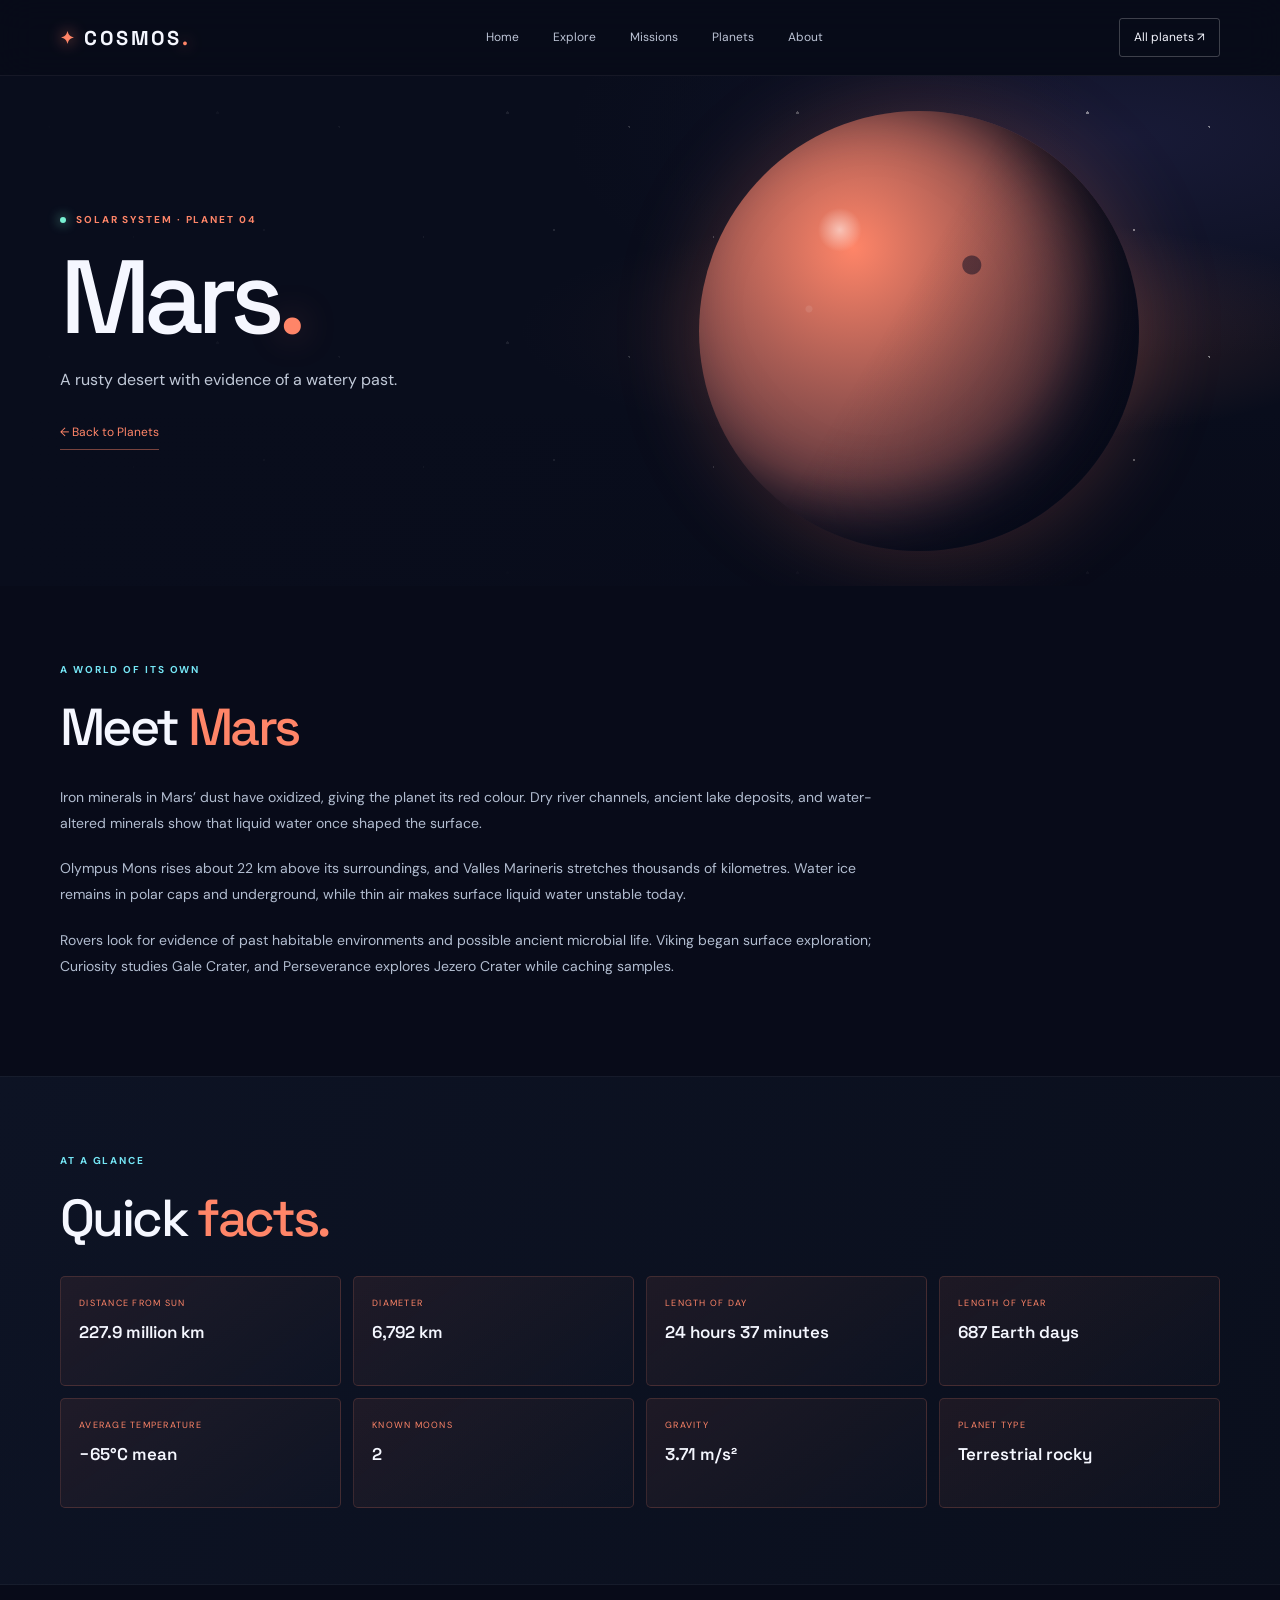
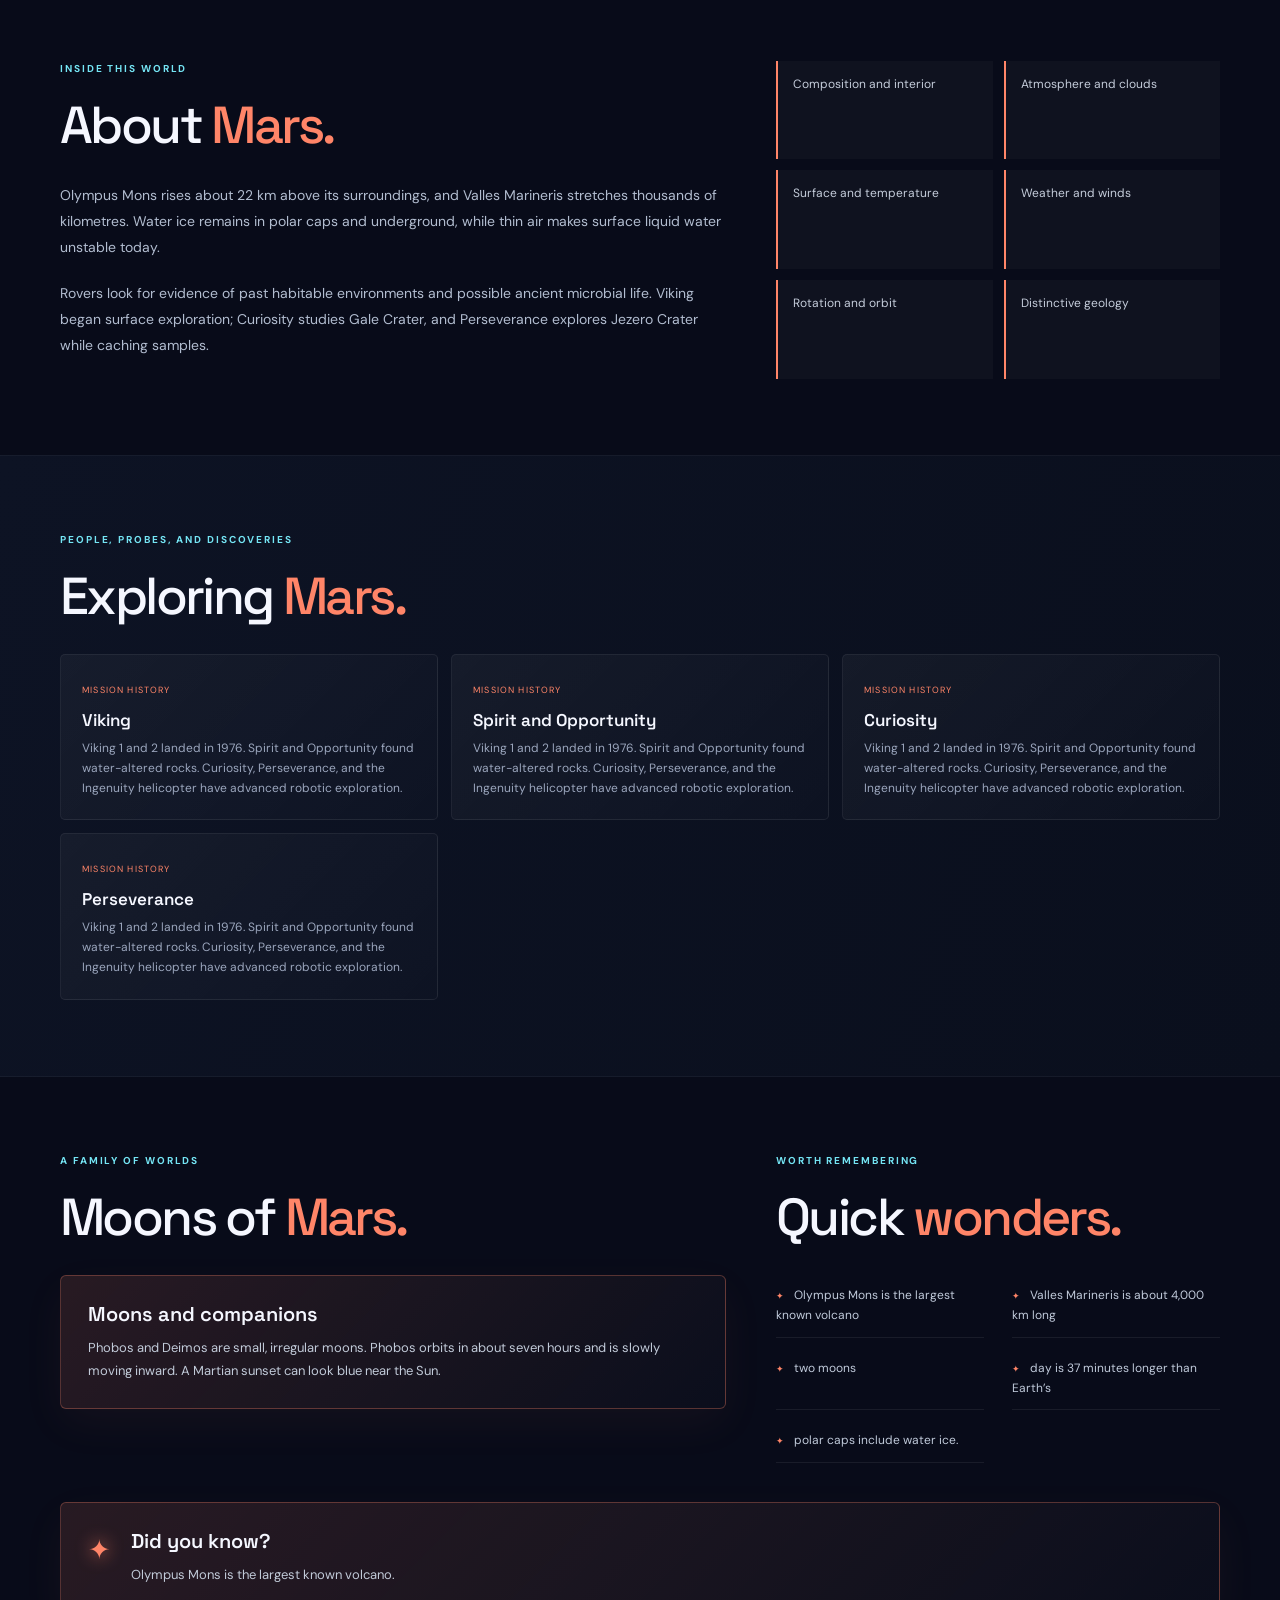
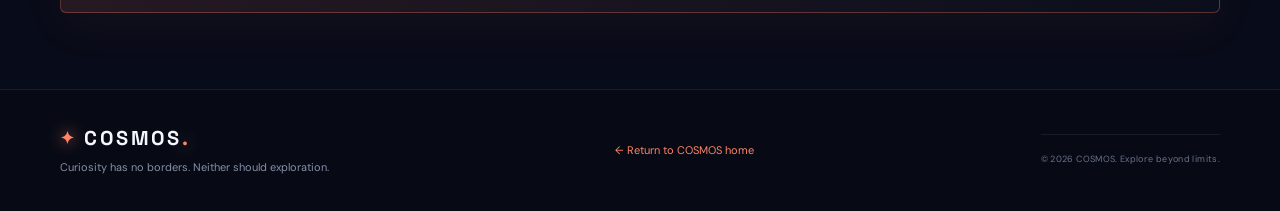
<file: mars.html>
<!doctype html>
<html lang="en">

<head>
    <meta charset="utf-8">
    <meta name="viewport" content="width=device-width, initial-scale=1">
    <meta name="description" content="Discover Mars: facts, exploration history, and moons with COSMOS.">
    <title>Mars — COSMOS</title>
    <link rel="preconnect" href="https://fonts.googleapis.com">
    <link rel="preconnect" href="https://fonts.gstatic.com" crossorigin>
    <link
        href="https://fonts.googleapis.com/css2?family=DM+Sans:wght@400;500;600;700&family=Space+Grotesk:wght@400;500;600;700&display=swap"
        rel="stylesheet">
    <link rel="stylesheet" href="Style.css">
</head>

<body class="planet-page mars-page">
    <header class="site-header">
        <nav class="nav wrap" aria-label="Main navigation"><a class="brand" href="index.html"><span class="brand-mark"
                    aria-hidden="true">✦</span> COSMOS<span class="brand-dot">.</span></a>
            <div class="nav-links"><a href="index.html">Home</a><a href="index.html#explore">Explore</a><a
                    href="index.html#missions">Missions</a><a href="index.html#planets">Planets</a><a
                    href="index.html#about">About</a></div><a class="nav-cta" href="index.html#planets">All planets
                ↗</a>
        </nav>
    </header>
    <main>
        <section class="planet-hero">
            <div class="planet-hero-content">
                <p class="eyebrow"><span class="live-dot"></span> SOLAR SYSTEM · PLANET 04</p>
                <h1>Mars<span>.</span></h1>
                <p class="planet-tagline">A rusty desert with evidence of a watery past.</p><a class="back-planets"
                    href="index.html#planets">← Back to Planets</a>
            </div>
            <div class="planet-showcase " role="img" aria-label="Decorative CSS illustration of Mars"></div>
        </section>
        <section class="profile-section">
            <div class="wrap">
                <p class="eyebrow">A world of its own</p>
                <h2 class="profile-title">Meet <span>Mars</span></h2>
                <div class="profile-copy">
                    <p>Iron minerals in Mars’ dust have oxidized, giving the planet its red colour. Dry river channels,
                        ancient lake deposits, and water-altered minerals show that liquid water once shaped the
                        surface.</p>
                    <p>Olympus Mons rises about 22 km above its surroundings, and Valles Marineris stretches thousands
                        of kilometres. Water ice remains in polar caps and underground, while thin air makes surface
                        liquid water unstable today.</p>
                    <p>Rovers look for evidence of past habitable environments and possible ancient microbial life.
                        Viking began surface exploration; Curiosity studies Gale Crater, and Perseverance explores
                        Jezero Crater while caching samples.</p>
                </div>
            </div>
        </section>
        <section class="profile-section alt">
            <div class="wrap">
                <p class="eyebrow">At a glance</p>
                <h2 class="profile-title">Quick <span>facts.</span></h2>
                <div class="facts-cards">
                    <div class="quick-fact"><span>Distance from Sun</span><strong>227.9 million km</strong></div>
                    <div class="quick-fact"><span>Diameter</span><strong>6,792 km</strong></div>
                    <div class="quick-fact"><span>Length of day</span><strong>24 hours 37 minutes</strong></div>
                    <div class="quick-fact"><span>Length of year</span><strong>687 Earth days</strong></div>
                    <div class="quick-fact"><span>Average temperature</span><strong>−65°C mean</strong></div>
                    <div class="quick-fact"><span>Known moons</span><strong>2</strong></div>
                    <div class="quick-fact"><span>Gravity</span><strong>3.71 m/s²</strong></div>
                    <div class="quick-fact"><span>Planet type</span><strong>Terrestrial rocky</strong></div>
                </div>
            </div>
        </section>
        <section class="profile-section">
            <div class="wrap profile-columns">
                <div>
                    <p class="eyebrow">Inside this world</p>
                    <h2 class="profile-title">About <span>Mars.</span></h2>
                    <div class="profile-copy">
                        <p>Olympus Mons rises about 22 km above its surroundings, and Valles Marineris stretches
                            thousands of kilometres. Water ice remains in polar caps and underground, while thin air
                            makes surface liquid water unstable today.</p>
                        <p>Rovers look for evidence of past habitable environments and possible ancient microbial life.
                            Viking began surface exploration; Curiosity studies Gale Crater, and Perseverance explores
                            Jezero Crater while caching samples.</p>
                    </div>
                </div>
                <ul class="feature-list">
                    <li>Composition and interior</li>
                    <li>Atmosphere and clouds</li>
                    <li>Surface and temperature</li>
                    <li>Weather and winds</li>
                    <li>Rotation and orbit</li>
                    <li>Distinctive geology</li>
                </ul>
            </div>
        </section>
        <section class="profile-section alt">
            <div class="wrap">
                <p class="eyebrow">People, probes, and discoveries</p>
                <h2 class="profile-title">Exploring <span>Mars.</span></h2>
                <div class="mission-cards">
                    <article class="mission-card"><span>MISSION HISTORY</span>
                        <h3>Viking</h3>
                        <p>Viking 1 and 2 landed in 1976. Spirit and Opportunity found water-altered rocks. Curiosity,
                            Perseverance, and the Ingenuity helicopter have advanced robotic exploration.</p>
                    </article>
                    <article class="mission-card"><span>MISSION HISTORY</span>
                        <h3>Spirit and Opportunity</h3>
                        <p>Viking 1 and 2 landed in 1976. Spirit and Opportunity found water-altered rocks. Curiosity,
                            Perseverance, and the Ingenuity helicopter have advanced robotic exploration.</p>
                    </article>
                    <article class="mission-card"><span>MISSION HISTORY</span>
                        <h3>Curiosity</h3>
                        <p>Viking 1 and 2 landed in 1976. Spirit and Opportunity found water-altered rocks. Curiosity,
                            Perseverance, and the Ingenuity helicopter have advanced robotic exploration.</p>
                    </article>
                    <article class="mission-card"><span>MISSION HISTORY</span>
                        <h3>Perseverance</h3>
                        <p>Viking 1 and 2 landed in 1976. Spirit and Opportunity found water-altered rocks. Curiosity,
                            Perseverance, and the Ingenuity helicopter have advanced robotic exploration.</p>
                    </article>
                </div>
            </div>
        </section>
        <section class="profile-section">
            <div class="wrap profile-columns">
                <div>
                    <p class="eyebrow">A family of worlds</p>
                    <h2 class="profile-title">Moons of <span>Mars.</span></h2>
                    <article class="moon-panel">
                        <h3>Moons and companions</h3>
                        <p>Phobos and Deimos are small, irregular moons. Phobos orbits in about seven hours and is
                            slowly moving inward. A Martian sunset can look blue near the Sun.</p>
                    </article>
                </div>
                <div>
                    <p class="eyebrow">Worth remembering</p>
                    <h2 class="profile-title">Quick <span>wonders.</span></h2>
                    <ul class="fact-list">
                        <li>Olympus Mons is the largest known volcano</li>
                        <li>Valles Marineris is about 4,000 km long</li>
                        <li>two moons</li>
                        <li>day is 37 minutes longer than Earth’s</li>
                        <li>polar caps include water ice.</li>
                    </ul>
                </div>
            </div>
            <div class="wrap">
                <aside class="did-you-know"><span class="big-star" aria-hidden="true">✦</span>
                    <div>
                        <h3>Did you know?</h3>
                        <p>Olympus Mons is the largest known volcano.</p>
                    </div>
                </aside>
            </div>
        </section>
    </main>
    <footer class="planet-footer">
        <div class="wrap planet-footer-inner">
            <div><a class="brand" href="index.html"><span class="brand-mark" aria-hidden="true">✦</span> COSMOS<span
                        class="brand-dot">.</span></a>
                <p>Curiosity has no borders. Neither should exploration.</p>
            </div><a href="index.html">← Return to COSMOS home</a><span class="footer-bottom">© 2026 COSMOS. Explore
                beyond limits.</span>
        </div>
    </footer>
</body>

</html>
</file>
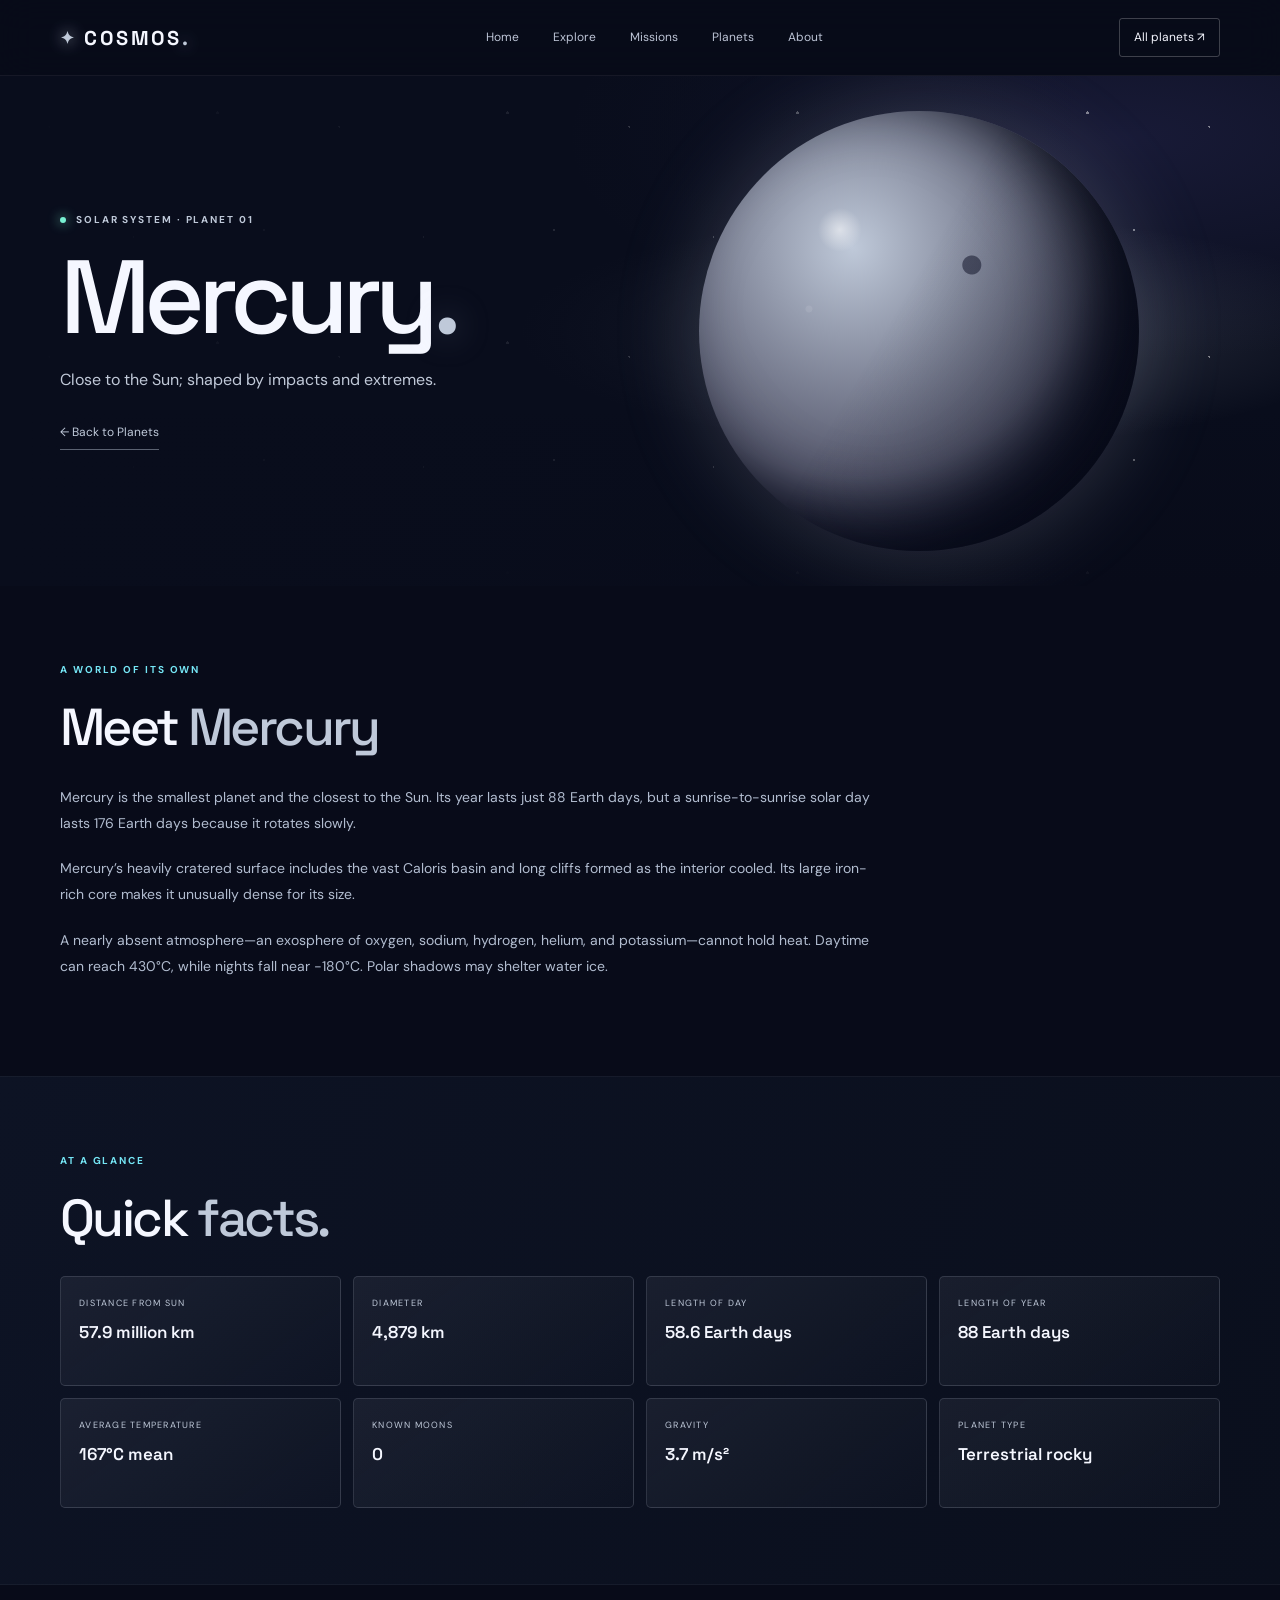
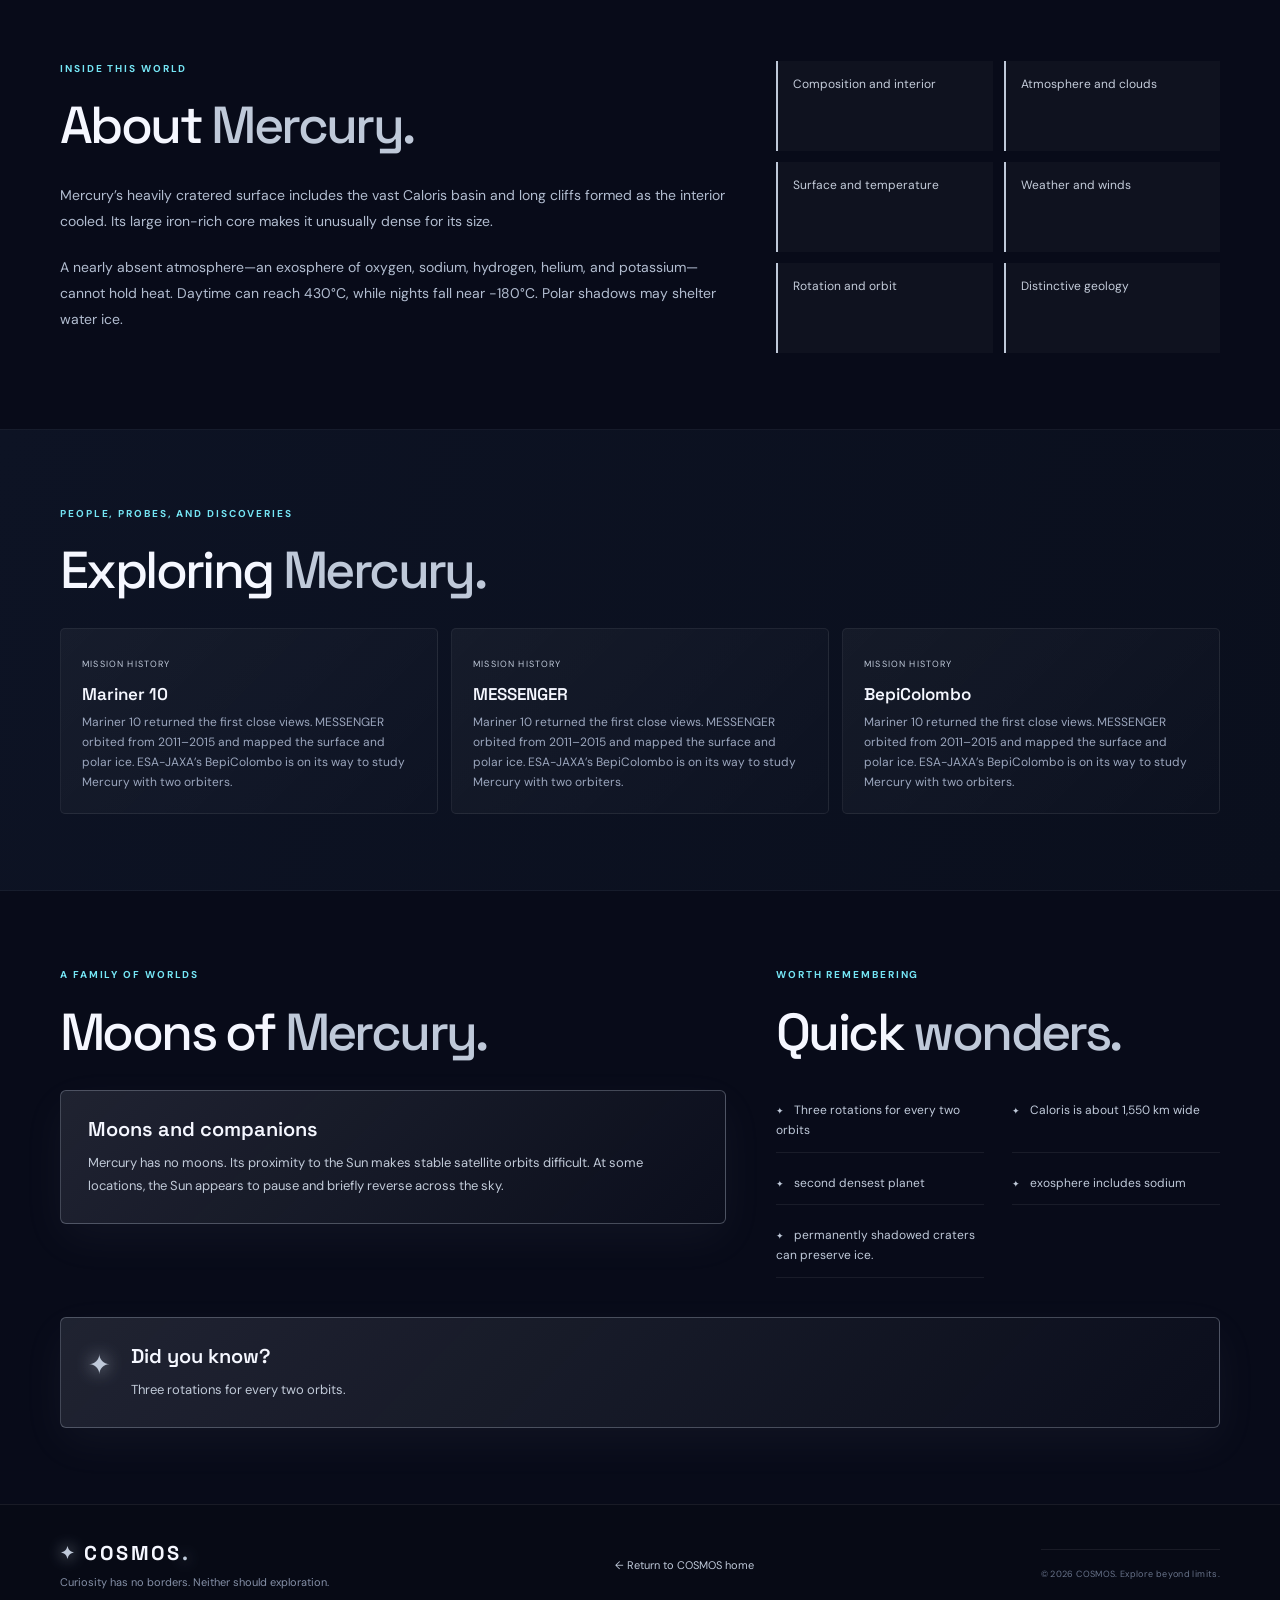
<file: mercury.html>
<!doctype html>
<html lang="en">

<head>
    <meta charset="utf-8">
    <meta name="viewport" content="width=device-width, initial-scale=1">
    <meta name="description" content="Discover Mercury: facts, exploration history, and moons with COSMOS.">
    <title>Mercury — COSMOS</title>
    <link rel="preconnect" href="https://fonts.googleapis.com">
    <link rel="preconnect" href="https://fonts.gstatic.com" crossorigin>
    <link
        href="https://fonts.googleapis.com/css2?family=DM+Sans:wght@400;500;600;700&family=Space+Grotesk:wght@400;500;600;700&display=swap"
        rel="stylesheet">
    <link rel="stylesheet" href="Style.css">
</head>

<body class="planet-page mercury-page">
    <header class="site-header">
        <nav class="nav wrap" aria-label="Main navigation"><a class="brand" href="index.html"><span class="brand-mark"
                    aria-hidden="true">✦</span> COSMOS<span class="brand-dot">.</span></a>
            <div class="nav-links"><a href="index.html">Home</a><a href="index.html#explore">Explore</a><a
                    href="index.html#missions">Missions</a><a href="index.html#planets">Planets</a><a
                    href="index.html#about">About</a></div><a class="nav-cta" href="index.html#planets">All planets
                ↗</a>
        </nav>
    </header>
    <main>
        <section class="planet-hero">
            <div class="planet-hero-content">
                <p class="eyebrow"><span class="live-dot"></span> SOLAR SYSTEM · PLANET 01</p>
                <h1>Mercury<span>.</span></h1>
                <p class="planet-tagline">Close to the Sun; shaped by impacts and extremes.</p><a class="back-planets"
                    href="index.html#planets">← Back to Planets</a>
            </div>
            <div class="planet-showcase " role="img" aria-label="Decorative CSS illustration of Mercury"></div>
        </section>
        <section class="profile-section">
            <div class="wrap">
                <p class="eyebrow">A world of its own</p>
                <h2 class="profile-title">Meet <span>Mercury</span></h2>
                <div class="profile-copy">
                    <p>Mercury is the smallest planet and the closest to the Sun. Its year lasts just 88 Earth days, but
                        a sunrise-to-sunrise solar day lasts 176 Earth days because it rotates slowly.</p>
                    <p>Mercury’s heavily cratered surface includes the vast Caloris basin and long cliffs formed as the
                        interior cooled. Its large iron-rich core makes it unusually dense for its size.</p>
                    <p>A nearly absent atmosphere—an exosphere of oxygen, sodium, hydrogen, helium, and potassium—cannot
                        hold heat. Daytime can reach 430°C, while nights fall near −180°C. Polar shadows may shelter
                        water ice.</p>
                </div>
            </div>
        </section>
        <section class="profile-section alt">
            <div class="wrap">
                <p class="eyebrow">At a glance</p>
                <h2 class="profile-title">Quick <span>facts.</span></h2>
                <div class="facts-cards">
                    <div class="quick-fact"><span>Distance from Sun</span><strong>57.9 million km</strong></div>
                    <div class="quick-fact"><span>Diameter</span><strong>4,879 km</strong></div>
                    <div class="quick-fact"><span>Length of day</span><strong>58.6 Earth days</strong></div>
                    <div class="quick-fact"><span>Length of year</span><strong>88 Earth days</strong></div>
                    <div class="quick-fact"><span>Average temperature</span><strong>167°C mean</strong></div>
                    <div class="quick-fact"><span>Known moons</span><strong>0</strong></div>
                    <div class="quick-fact"><span>Gravity</span><strong>3.7 m/s²</strong></div>
                    <div class="quick-fact"><span>Planet type</span><strong>Terrestrial rocky</strong></div>
                </div>
            </div>
        </section>
        <section class="profile-section">
            <div class="wrap profile-columns">
                <div>
                    <p class="eyebrow">Inside this world</p>
                    <h2 class="profile-title">About <span>Mercury.</span></h2>
                    <div class="profile-copy">
                        <p>Mercury’s heavily cratered surface includes the vast Caloris basin and long cliffs formed as
                            the interior cooled. Its large iron-rich core makes it unusually dense for its size.</p>
                        <p>A nearly absent atmosphere—an exosphere of oxygen, sodium, hydrogen, helium, and
                            potassium—cannot hold heat. Daytime can reach 430°C, while nights fall near −180°C. Polar
                            shadows may shelter water ice.</p>
                    </div>
                </div>
                <ul class="feature-list">
                    <li>Composition and interior</li>
                    <li>Atmosphere and clouds</li>
                    <li>Surface and temperature</li>
                    <li>Weather and winds</li>
                    <li>Rotation and orbit</li>
                    <li>Distinctive geology</li>
                </ul>
            </div>
        </section>
        <section class="profile-section alt">
            <div class="wrap">
                <p class="eyebrow">People, probes, and discoveries</p>
                <h2 class="profile-title">Exploring <span>Mercury.</span></h2>
                <div class="mission-cards">
                    <article class="mission-card"><span>MISSION HISTORY</span>
                        <h3>Mariner 10</h3>
                        <p>Mariner 10 returned the first close views. MESSENGER orbited from 2011–2015 and mapped the
                            surface and polar ice. ESA-JAXA’s BepiColombo is on its way to study Mercury with two
                            orbiters.</p>
                    </article>
                    <article class="mission-card"><span>MISSION HISTORY</span>
                        <h3>MESSENGER</h3>
                        <p>Mariner 10 returned the first close views. MESSENGER orbited from 2011–2015 and mapped the
                            surface and polar ice. ESA-JAXA’s BepiColombo is on its way to study Mercury with two
                            orbiters.</p>
                    </article>
                    <article class="mission-card"><span>MISSION HISTORY</span>
                        <h3>BepiColombo</h3>
                        <p>Mariner 10 returned the first close views. MESSENGER orbited from 2011–2015 and mapped the
                            surface and polar ice. ESA-JAXA’s BepiColombo is on its way to study Mercury with two
                            orbiters.</p>
                    </article>
                </div>
            </div>
        </section>
        <section class="profile-section">
            <div class="wrap profile-columns">
                <div>
                    <p class="eyebrow">A family of worlds</p>
                    <h2 class="profile-title">Moons of <span>Mercury.</span></h2>
                    <article class="moon-panel">
                        <h3>Moons and companions</h3>
                        <p>Mercury has no moons. Its proximity to the Sun makes stable satellite orbits difficult. At
                            some locations, the Sun appears to pause and briefly reverse across the sky.</p>
                    </article>
                </div>
                <div>
                    <p class="eyebrow">Worth remembering</p>
                    <h2 class="profile-title">Quick <span>wonders.</span></h2>
                    <ul class="fact-list">
                        <li>Three rotations for every two orbits</li>
                        <li>Caloris is about 1,550 km wide</li>
                        <li>second densest planet</li>
                        <li>exosphere includes sodium</li>
                        <li>permanently shadowed craters can preserve ice.</li>
                    </ul>
                </div>
            </div>
            <div class="wrap">
                <aside class="did-you-know"><span class="big-star" aria-hidden="true">✦</span>
                    <div>
                        <h3>Did you know?</h3>
                        <p>Three rotations for every two orbits.</p>
                    </div>
                </aside>
            </div>
        </section>
    </main>
    <footer class="planet-footer">
        <div class="wrap planet-footer-inner">
            <div><a class="brand" href="index.html"><span class="brand-mark" aria-hidden="true">✦</span> COSMOS<span
                        class="brand-dot">.</span></a>
                <p>Curiosity has no borders. Neither should exploration.</p>
            </div><a href="index.html">← Return to COSMOS home</a><span class="footer-bottom">© 2026 COSMOS. Explore
                beyond limits.</span>
        </div>
    </footer>
</body>

</html>
</file>
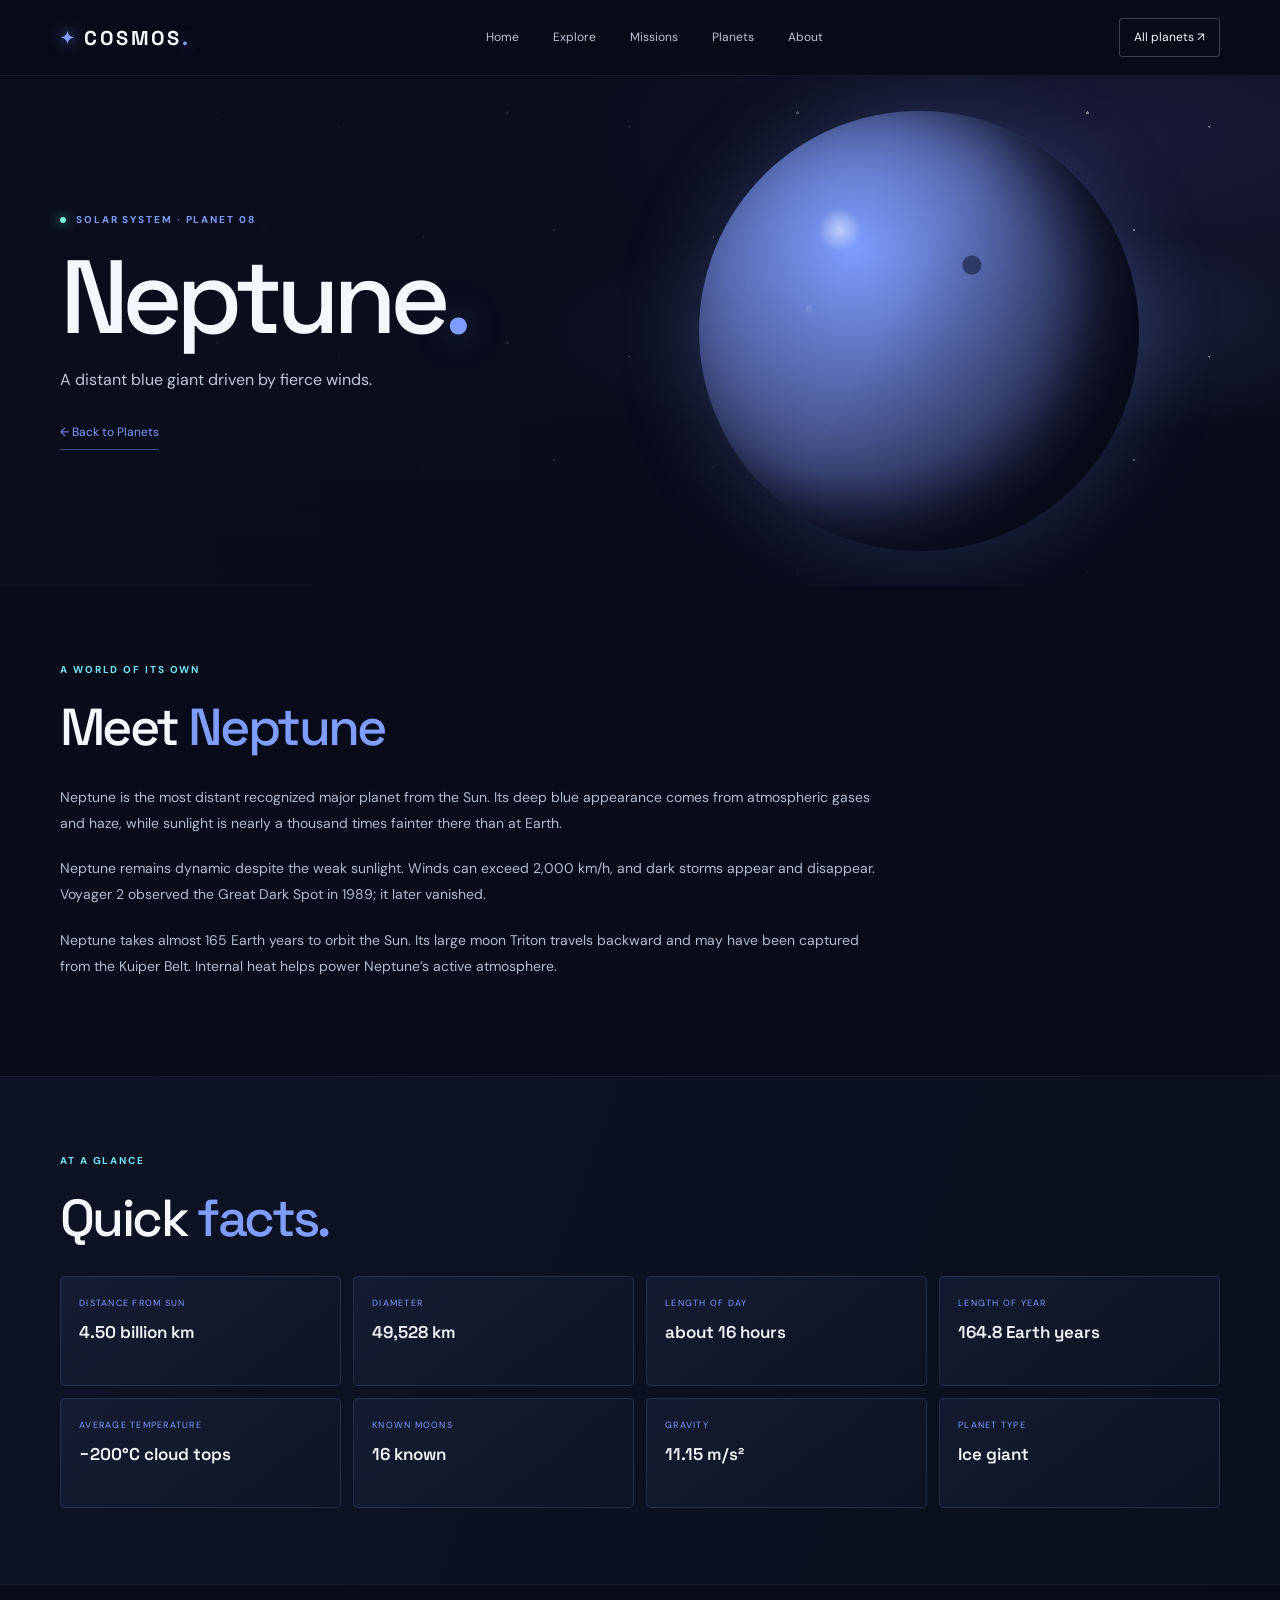
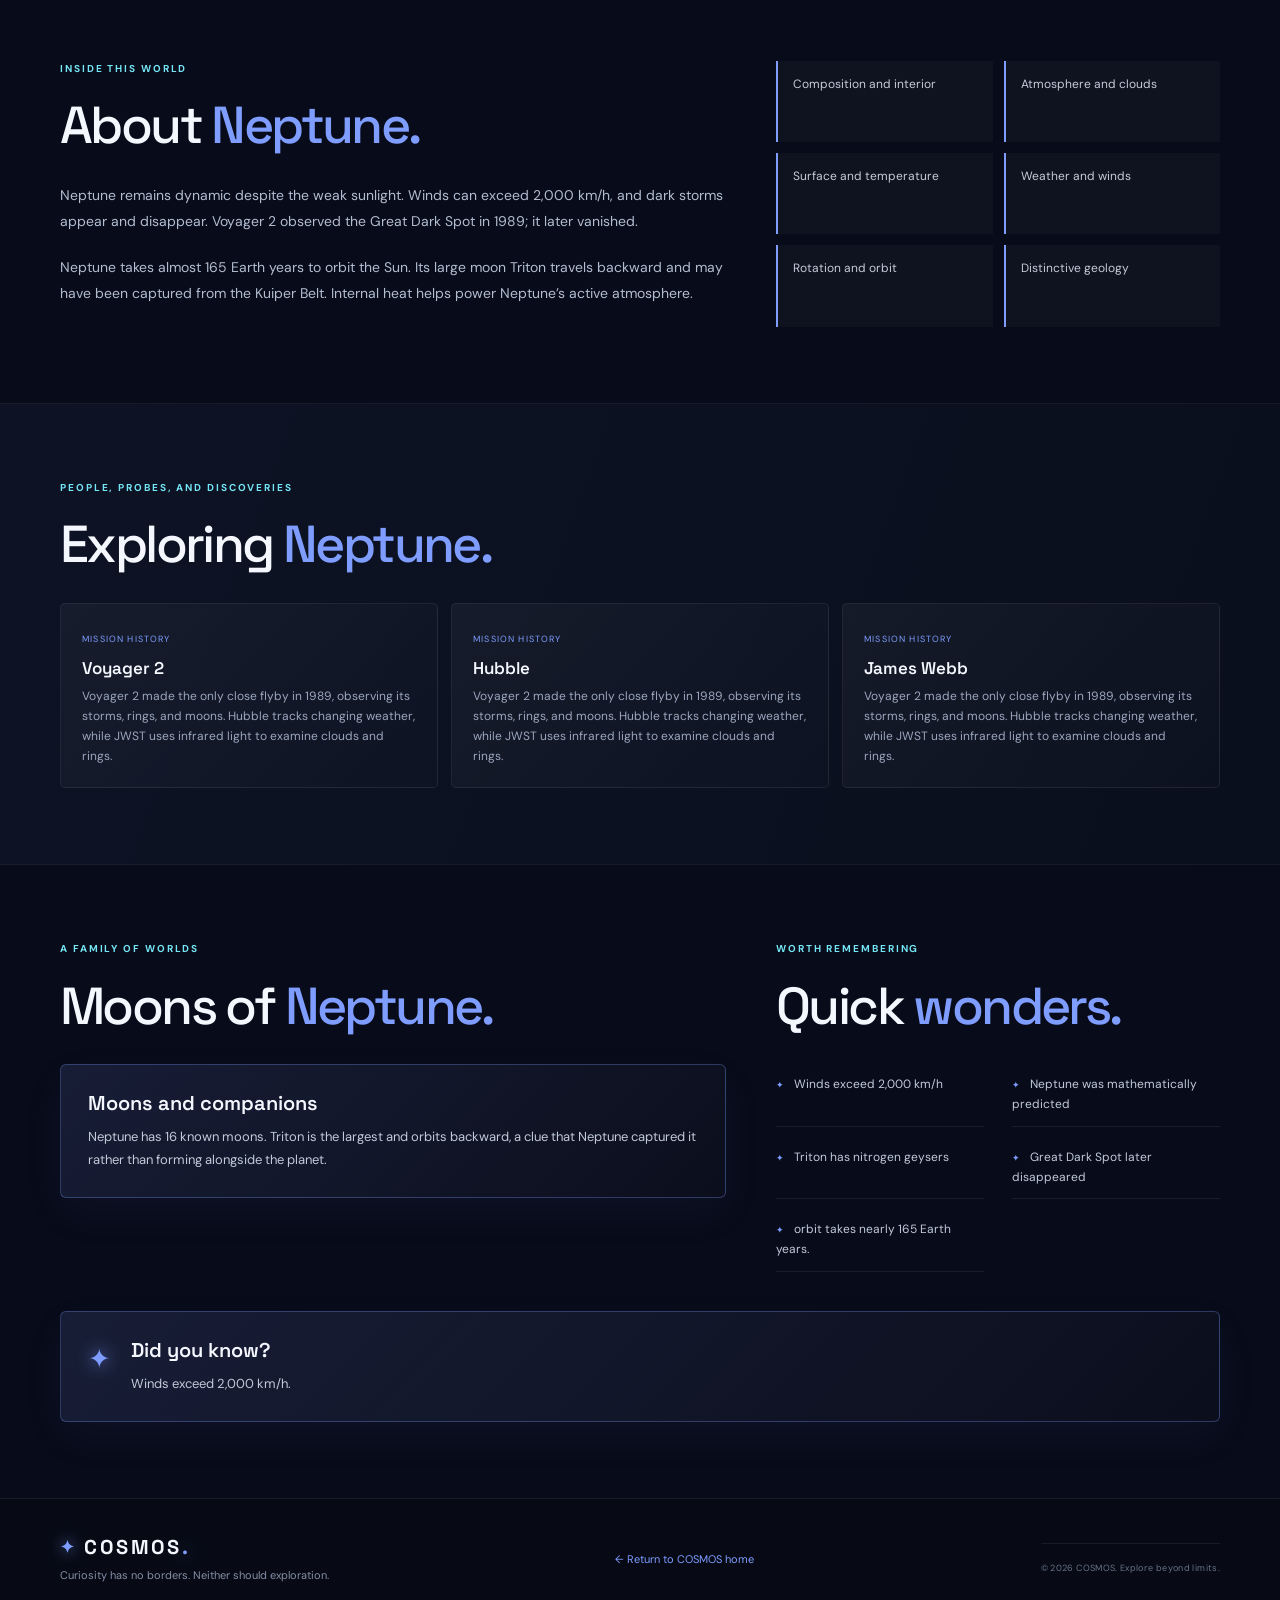
<file: neptune.html>
<!doctype html>
<html lang="en">

<head>
    <meta charset="utf-8">
    <meta name="viewport" content="width=device-width, initial-scale=1">
    <meta name="description" content="Discover Neptune: facts, exploration history, and moons with COSMOS.">
    <title>Neptune — COSMOS</title>
    <link rel="preconnect" href="https://fonts.googleapis.com">
    <link rel="preconnect" href="https://fonts.gstatic.com" crossorigin>
    <link
        href="https://fonts.googleapis.com/css2?family=DM+Sans:wght@400;500;600;700&family=Space+Grotesk:wght@400;500;600;700&display=swap"
        rel="stylesheet">
    <link rel="stylesheet" href="Style.css">
</head>

<body class="planet-page neptune-page">
    <header class="site-header">
        <nav class="nav wrap" aria-label="Main navigation"><a class="brand" href="index.html"><span class="brand-mark"
                    aria-hidden="true">✦</span> COSMOS<span class="brand-dot">.</span></a>
            <div class="nav-links"><a href="index.html">Home</a><a href="index.html#explore">Explore</a><a
                    href="index.html#missions">Missions</a><a href="index.html#planets">Planets</a><a
                    href="index.html#about">About</a></div><a class="nav-cta" href="index.html#planets">All planets
                ↗</a>
        </nav>
    </header>
    <main>
        <section class="planet-hero">
            <div class="planet-hero-content">
                <p class="eyebrow"><span class="live-dot"></span> SOLAR SYSTEM · PLANET 08</p>
                <h1>Neptune<span>.</span></h1>
                <p class="planet-tagline">A distant blue giant driven by fierce winds.</p><a class="back-planets"
                    href="index.html#planets">← Back to Planets</a>
            </div>
            <div class="planet-showcase " role="img" aria-label="Decorative CSS illustration of Neptune"></div>
        </section>
        <section class="profile-section">
            <div class="wrap">
                <p class="eyebrow">A world of its own</p>
                <h2 class="profile-title">Meet <span>Neptune</span></h2>
                <div class="profile-copy">
                    <p>Neptune is the most distant recognized major planet from the Sun. Its deep blue appearance comes
                        from atmospheric gases and haze, while sunlight is nearly a thousand times fainter there than at
                        Earth.</p>
                    <p>Neptune remains dynamic despite the weak sunlight. Winds can exceed 2,000 km/h, and dark storms
                        appear and disappear. Voyager 2 observed the Great Dark Spot in 1989; it later vanished.</p>
                    <p>Neptune takes almost 165 Earth years to orbit the Sun. Its large moon Triton travels backward and
                        may have been captured from the Kuiper Belt. Internal heat helps power Neptune’s active
                        atmosphere.</p>
                </div>
            </div>
        </section>
        <section class="profile-section alt">
            <div class="wrap">
                <p class="eyebrow">At a glance</p>
                <h2 class="profile-title">Quick <span>facts.</span></h2>
                <div class="facts-cards">
                    <div class="quick-fact"><span>Distance from Sun</span><strong>4.50 billion km</strong></div>
                    <div class="quick-fact"><span>Diameter</span><strong>49,528 km</strong></div>
                    <div class="quick-fact"><span>Length of day</span><strong>about 16 hours</strong></div>
                    <div class="quick-fact"><span>Length of year</span><strong>164.8 Earth years</strong></div>
                    <div class="quick-fact"><span>Average temperature</span><strong>−200°C cloud tops</strong></div>
                    <div class="quick-fact"><span>Known moons</span><strong>16 known</strong></div>
                    <div class="quick-fact"><span>Gravity</span><strong>11.15 m/s²</strong></div>
                    <div class="quick-fact"><span>Planet type</span><strong>Ice giant</strong></div>
                </div>
            </div>
        </section>
        <section class="profile-section">
            <div class="wrap profile-columns">
                <div>
                    <p class="eyebrow">Inside this world</p>
                    <h2 class="profile-title">About <span>Neptune.</span></h2>
                    <div class="profile-copy">
                        <p>Neptune remains dynamic despite the weak sunlight. Winds can exceed 2,000 km/h, and dark
                            storms appear and disappear. Voyager 2 observed the Great Dark Spot in 1989; it later
                            vanished.</p>
                        <p>Neptune takes almost 165 Earth years to orbit the Sun. Its large moon Triton travels backward
                            and may have been captured from the Kuiper Belt. Internal heat helps power Neptune’s active
                            atmosphere.</p>
                    </div>
                </div>
                <ul class="feature-list">
                    <li>Composition and interior</li>
                    <li>Atmosphere and clouds</li>
                    <li>Surface and temperature</li>
                    <li>Weather and winds</li>
                    <li>Rotation and orbit</li>
                    <li>Distinctive geology</li>
                </ul>
            </div>
        </section>
        <section class="profile-section alt">
            <div class="wrap">
                <p class="eyebrow">People, probes, and discoveries</p>
                <h2 class="profile-title">Exploring <span>Neptune.</span></h2>
                <div class="mission-cards">
                    <article class="mission-card"><span>MISSION HISTORY</span>
                        <h3>Voyager 2</h3>
                        <p>Voyager 2 made the only close flyby in 1989, observing its storms, rings, and moons. Hubble
                            tracks changing weather, while JWST uses infrared light to examine clouds and rings.</p>
                    </article>
                    <article class="mission-card"><span>MISSION HISTORY</span>
                        <h3>Hubble</h3>
                        <p>Voyager 2 made the only close flyby in 1989, observing its storms, rings, and moons. Hubble
                            tracks changing weather, while JWST uses infrared light to examine clouds and rings.</p>
                    </article>
                    <article class="mission-card"><span>MISSION HISTORY</span>
                        <h3>James Webb</h3>
                        <p>Voyager 2 made the only close flyby in 1989, observing its storms, rings, and moons. Hubble
                            tracks changing weather, while JWST uses infrared light to examine clouds and rings.</p>
                    </article>
                </div>
            </div>
        </section>
        <section class="profile-section">
            <div class="wrap profile-columns">
                <div>
                    <p class="eyebrow">A family of worlds</p>
                    <h2 class="profile-title">Moons of <span>Neptune.</span></h2>
                    <article class="moon-panel">
                        <h3>Moons and companions</h3>
                        <p>Neptune has 16 known moons. Triton is the largest and orbits backward, a clue that Neptune
                            captured it rather than forming alongside the planet.</p>
                    </article>
                </div>
                <div>
                    <p class="eyebrow">Worth remembering</p>
                    <h2 class="profile-title">Quick <span>wonders.</span></h2>
                    <ul class="fact-list">
                        <li>Winds exceed 2,000 km/h</li>
                        <li>Neptune was mathematically predicted</li>
                        <li>Triton has nitrogen geysers</li>
                        <li>Great Dark Spot later disappeared</li>
                        <li>orbit takes nearly 165 Earth years.</li>
                    </ul>
                </div>
            </div>
            <div class="wrap">
                <aside class="did-you-know"><span class="big-star" aria-hidden="true">✦</span>
                    <div>
                        <h3>Did you know?</h3>
                        <p>Winds exceed 2,000 km/h.</p>
                    </div>
                </aside>
            </div>
        </section>
    </main>
    <footer class="planet-footer">
        <div class="wrap planet-footer-inner">
            <div><a class="brand" href="index.html"><span class="brand-mark" aria-hidden="true">✦</span> COSMOS<span
                        class="brand-dot">.</span></a>
                <p>Curiosity has no borders. Neither should exploration.</p>
            </div><a href="index.html">← Return to COSMOS home</a><span class="footer-bottom">© 2026 COSMOS. Explore
                beyond limits.</span>
        </div>
    </footer>
</body>

</html>
</file>
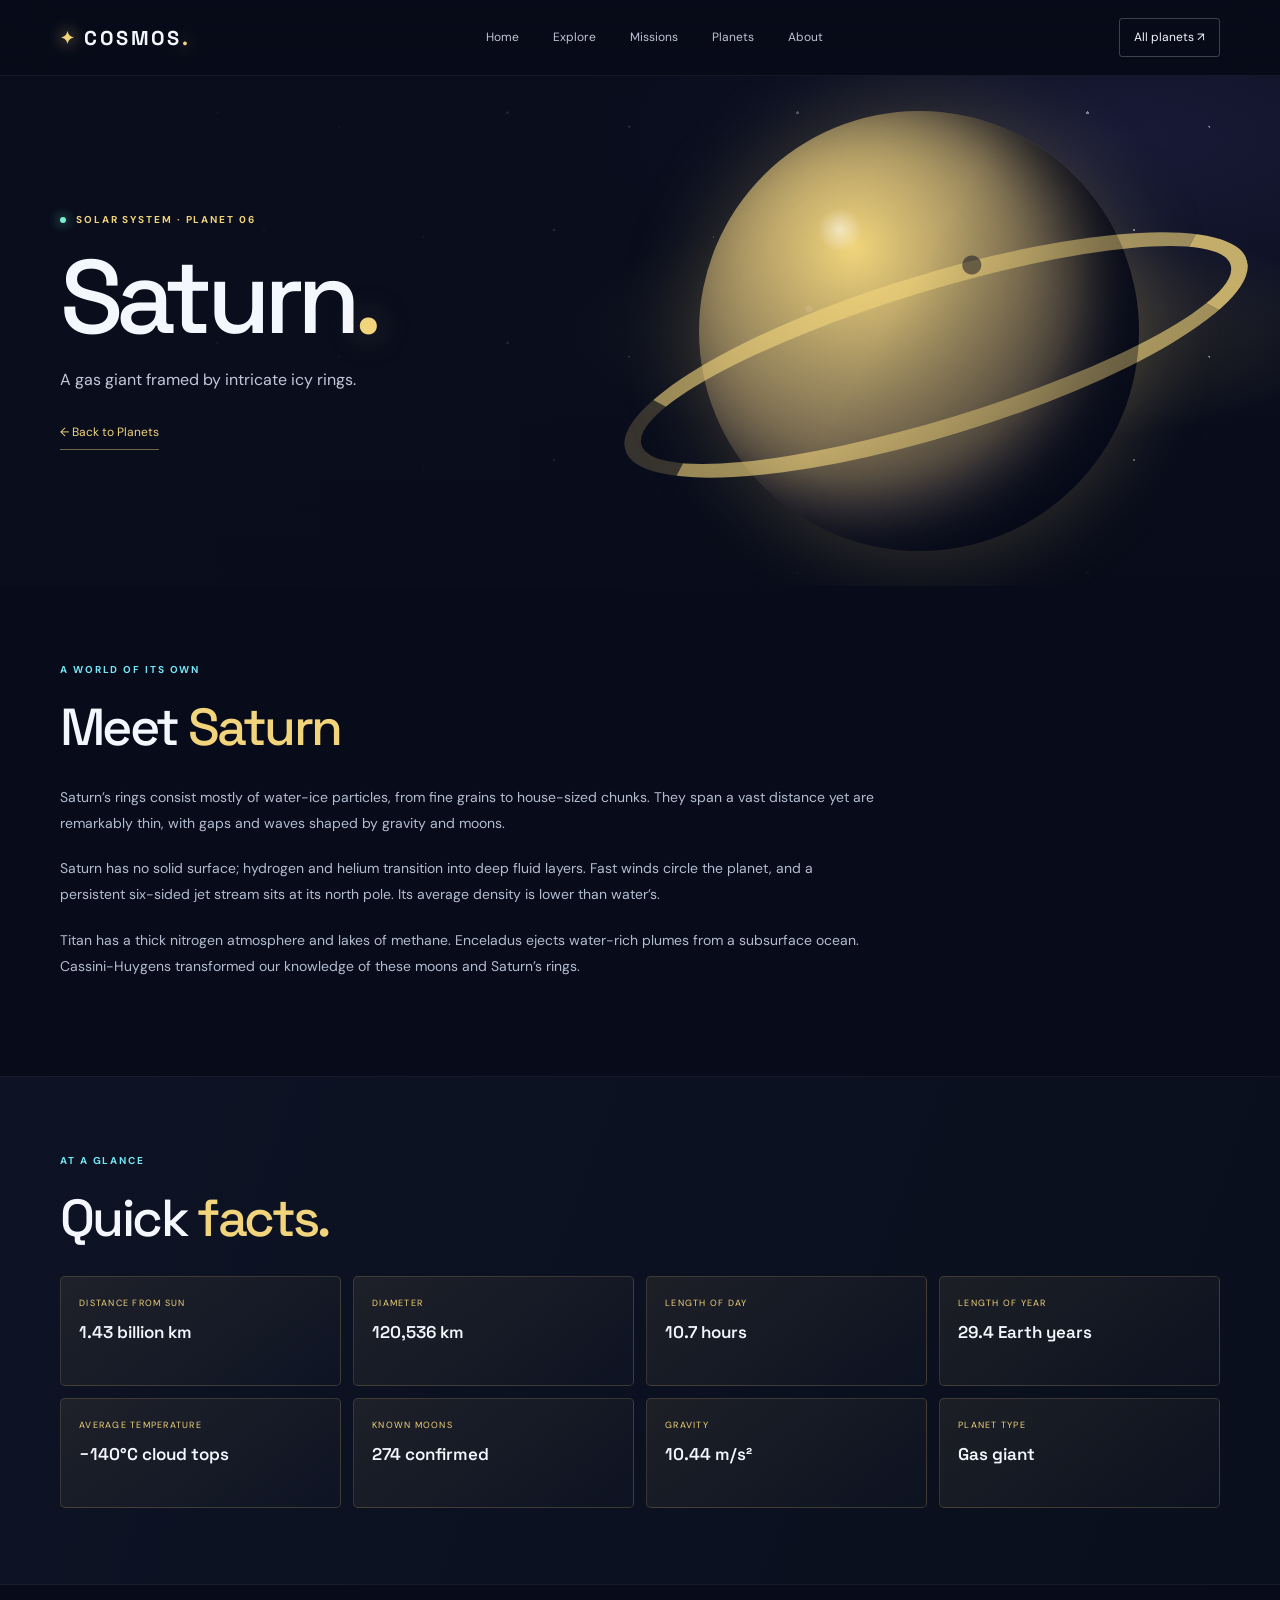
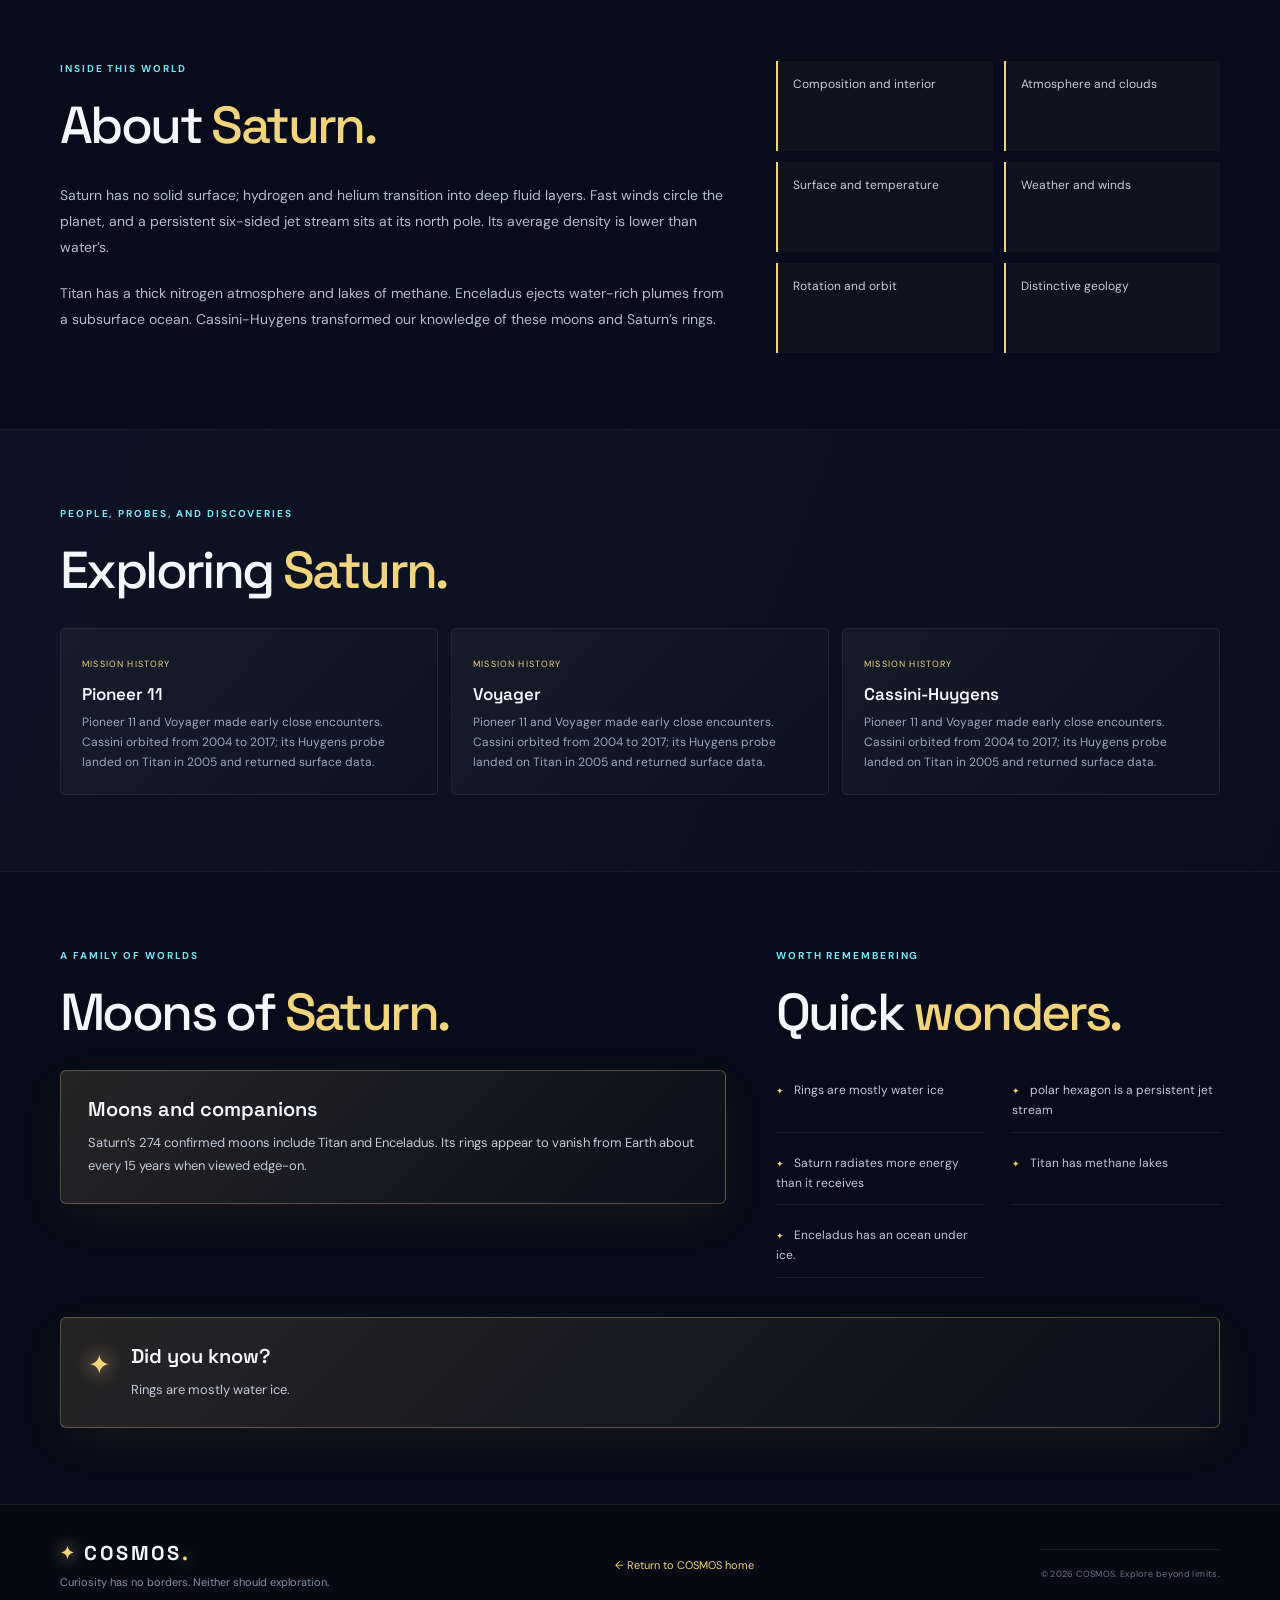
<file: saturn.html>
<!doctype html>
<html lang="en">

<head>
    <meta charset="utf-8">
    <meta name="viewport" content="width=device-width, initial-scale=1">
    <meta name="description" content="Discover Saturn: facts, exploration history, and moons with COSMOS.">
    <title>Saturn — COSMOS</title>
    <link rel="preconnect" href="https://fonts.googleapis.com">
    <link rel="preconnect" href="https://fonts.gstatic.com" crossorigin>
    <link
        href="https://fonts.googleapis.com/css2?family=DM+Sans:wght@400;500;600;700&family=Space+Grotesk:wght@400;500;600;700&display=swap"
        rel="stylesheet">
    <link rel="stylesheet" href="Style.css">
</head>

<body class="planet-page saturn-page">
    <header class="site-header">
        <nav class="nav wrap" aria-label="Main navigation"><a class="brand" href="index.html"><span class="brand-mark"
                    aria-hidden="true">✦</span> COSMOS<span class="brand-dot">.</span></a>
            <div class="nav-links"><a href="index.html">Home</a><a href="index.html#explore">Explore</a><a
                    href="index.html#missions">Missions</a><a href="index.html#planets">Planets</a><a
                    href="index.html#about">About</a></div><a class="nav-cta" href="index.html#planets">All planets
                ↗</a>
        </nav>
    </header>
    <main>
        <section class="planet-hero">
            <div class="planet-hero-content">
                <p class="eyebrow"><span class="live-dot"></span> SOLAR SYSTEM · PLANET 06</p>
                <h1>Saturn<span>.</span></h1>
                <p class="planet-tagline">A gas giant framed by intricate icy rings.</p><a class="back-planets"
                    href="index.html#planets">← Back to Planets</a>
            </div>
            <div class="planet-showcase saturn-showcase" role="img" aria-label="Decorative CSS illustration of Saturn">
            </div>
        </section>
        <section class="profile-section">
            <div class="wrap">
                <p class="eyebrow">A world of its own</p>
                <h2 class="profile-title">Meet <span>Saturn</span></h2>
                <div class="profile-copy">
                    <p>Saturn’s rings consist mostly of water-ice particles, from fine grains to house-sized chunks.
                        They span a vast distance yet are remarkably thin, with gaps and waves shaped by gravity and
                        moons.</p>
                    <p>Saturn has no solid surface; hydrogen and helium transition into deep fluid layers. Fast winds
                        circle the planet, and a persistent six-sided jet stream sits at its north pole. Its average
                        density is lower than water’s.</p>
                    <p>Titan has a thick nitrogen atmosphere and lakes of methane. Enceladus ejects water-rich plumes
                        from a subsurface ocean. Cassini-Huygens transformed our knowledge of these moons and Saturn’s
                        rings.</p>
                </div>
            </div>
        </section>
        <section class="profile-section alt">
            <div class="wrap">
                <p class="eyebrow">At a glance</p>
                <h2 class="profile-title">Quick <span>facts.</span></h2>
                <div class="facts-cards">
                    <div class="quick-fact"><span>Distance from Sun</span><strong>1.43 billion km</strong></div>
                    <div class="quick-fact"><span>Diameter</span><strong>120,536 km</strong></div>
                    <div class="quick-fact"><span>Length of day</span><strong>10.7 hours</strong></div>
                    <div class="quick-fact"><span>Length of year</span><strong>29.4 Earth years</strong></div>
                    <div class="quick-fact"><span>Average temperature</span><strong>−140°C cloud tops</strong></div>
                    <div class="quick-fact"><span>Known moons</span><strong>274 confirmed</strong></div>
                    <div class="quick-fact"><span>Gravity</span><strong>10.44 m/s²</strong></div>
                    <div class="quick-fact"><span>Planet type</span><strong>Gas giant</strong></div>
                </div>
            </div>
        </section>
        <section class="profile-section">
            <div class="wrap profile-columns">
                <div>
                    <p class="eyebrow">Inside this world</p>
                    <h2 class="profile-title">About <span>Saturn.</span></h2>
                    <div class="profile-copy">
                        <p>Saturn has no solid surface; hydrogen and helium transition into deep fluid layers. Fast
                            winds circle the planet, and a persistent six-sided jet stream sits at its north pole. Its
                            average density is lower than water’s.</p>
                        <p>Titan has a thick nitrogen atmosphere and lakes of methane. Enceladus ejects water-rich
                            plumes from a subsurface ocean. Cassini-Huygens transformed our knowledge of these moons and
                            Saturn’s rings.</p>
                    </div>
                </div>
                <ul class="feature-list">
                    <li>Composition and interior</li>
                    <li>Atmosphere and clouds</li>
                    <li>Surface and temperature</li>
                    <li>Weather and winds</li>
                    <li>Rotation and orbit</li>
                    <li>Distinctive geology</li>
                </ul>
            </div>
        </section>
        <section class="profile-section alt">
            <div class="wrap">
                <p class="eyebrow">People, probes, and discoveries</p>
                <h2 class="profile-title">Exploring <span>Saturn.</span></h2>
                <div class="mission-cards">
                    <article class="mission-card"><span>MISSION HISTORY</span>
                        <h3>Pioneer 11</h3>
                        <p>Pioneer 11 and Voyager made early close encounters. Cassini orbited from 2004 to 2017; its
                            Huygens probe landed on Titan in 2005 and returned surface data.</p>
                    </article>
                    <article class="mission-card"><span>MISSION HISTORY</span>
                        <h3>Voyager</h3>
                        <p>Pioneer 11 and Voyager made early close encounters. Cassini orbited from 2004 to 2017; its
                            Huygens probe landed on Titan in 2005 and returned surface data.</p>
                    </article>
                    <article class="mission-card"><span>MISSION HISTORY</span>
                        <h3>Cassini-Huygens</h3>
                        <p>Pioneer 11 and Voyager made early close encounters. Cassini orbited from 2004 to 2017; its
                            Huygens probe landed on Titan in 2005 and returned surface data.</p>
                    </article>
                </div>
            </div>
        </section>
        <section class="profile-section">
            <div class="wrap profile-columns">
                <div>
                    <p class="eyebrow">A family of worlds</p>
                    <h2 class="profile-title">Moons of <span>Saturn.</span></h2>
                    <article class="moon-panel">
                        <h3>Moons and companions</h3>
                        <p>Saturn’s 274 confirmed moons include Titan and Enceladus. Its rings appear to vanish from
                            Earth about every 15 years when viewed edge-on.</p>
                    </article>
                </div>
                <div>
                    <p class="eyebrow">Worth remembering</p>
                    <h2 class="profile-title">Quick <span>wonders.</span></h2>
                    <ul class="fact-list">
                        <li>Rings are mostly water ice</li>
                        <li>polar hexagon is a persistent jet stream</li>
                        <li>Saturn radiates more energy than it receives</li>
                        <li>Titan has methane lakes</li>
                        <li>Enceladus has an ocean under ice.</li>
                    </ul>
                </div>
            </div>
            <div class="wrap">
                <aside class="did-you-know"><span class="big-star" aria-hidden="true">✦</span>
                    <div>
                        <h3>Did you know?</h3>
                        <p>Rings are mostly water ice.</p>
                    </div>
                </aside>
            </div>
        </section>
    </main>
    <footer class="planet-footer">
        <div class="wrap planet-footer-inner">
            <div><a class="brand" href="index.html"><span class="brand-mark" aria-hidden="true">✦</span> COSMOS<span
                        class="brand-dot">.</span></a>
                <p>Curiosity has no borders. Neither should exploration.</p>
            </div><a href="index.html">← Return to COSMOS home</a><span class="footer-bottom">© 2026 COSMOS. Explore
                beyond limits.</span>
        </div>
    </footer>
</body>

</html>
</file>
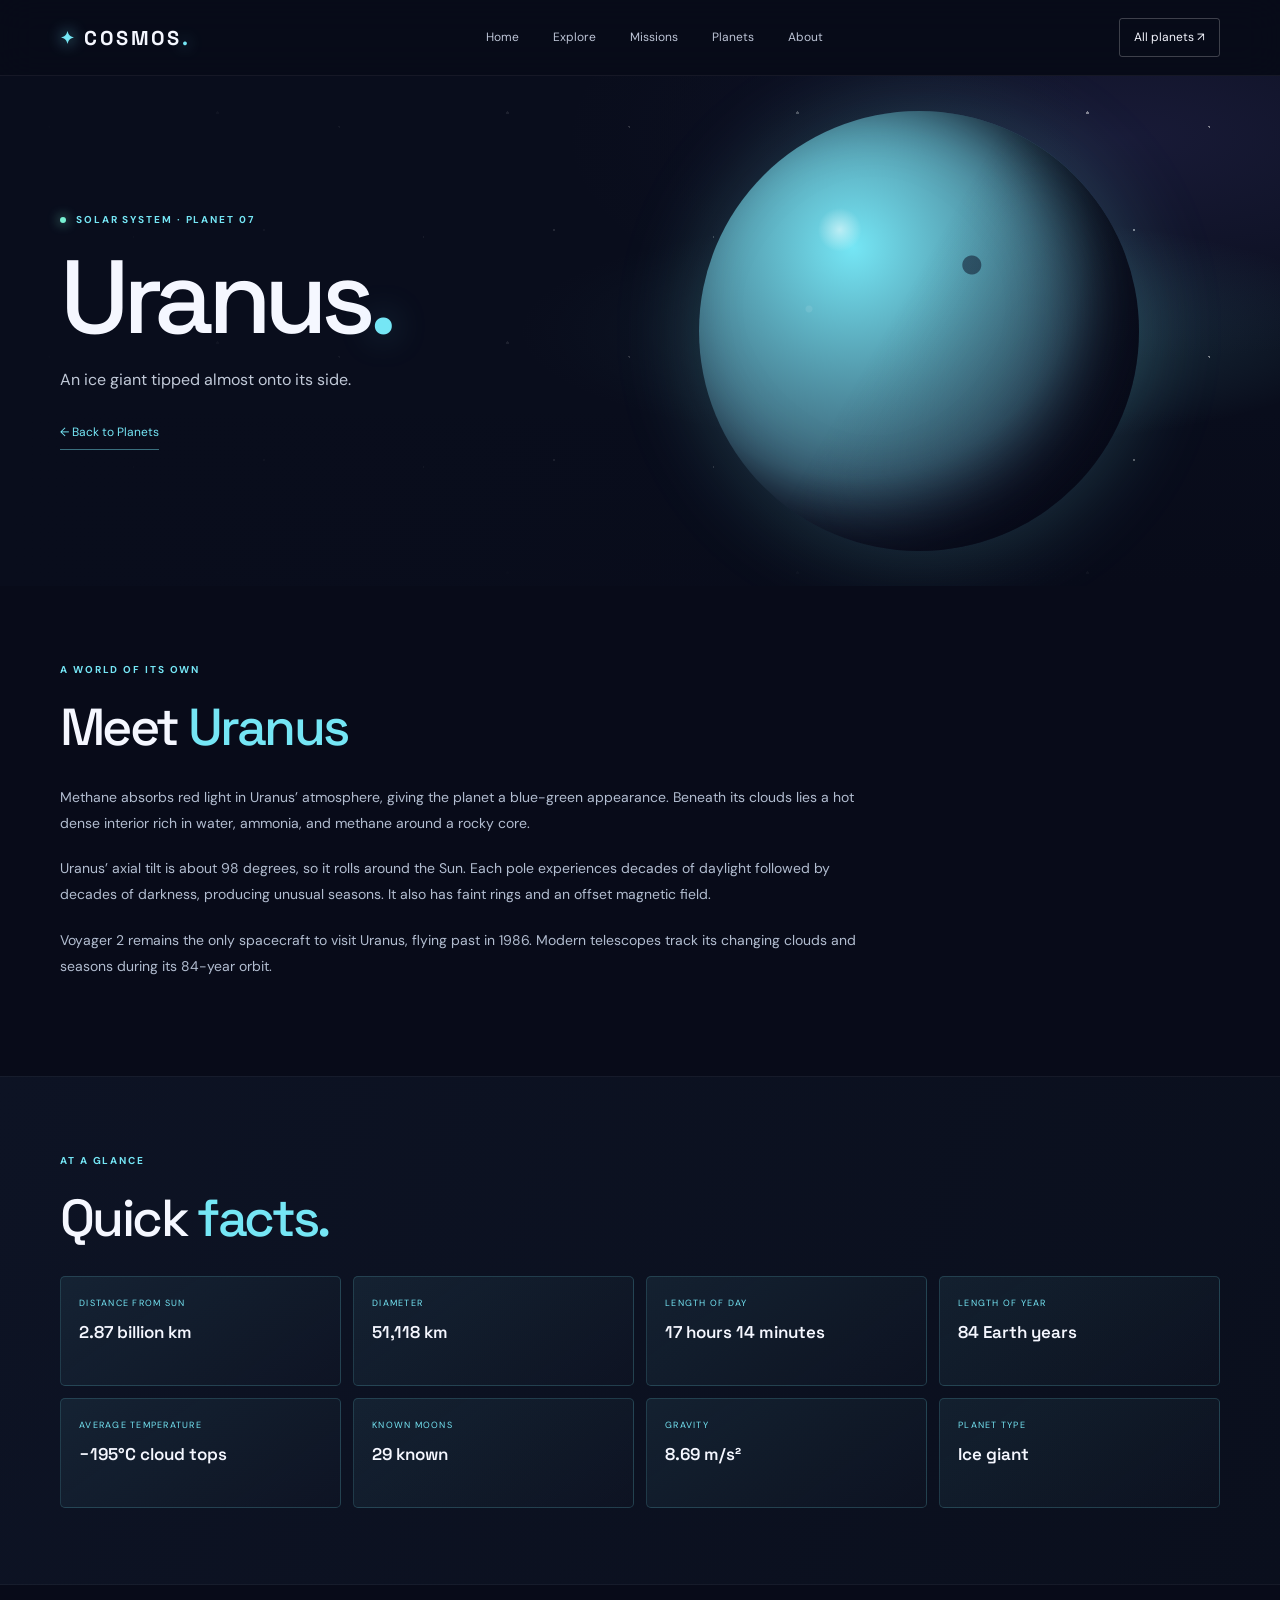
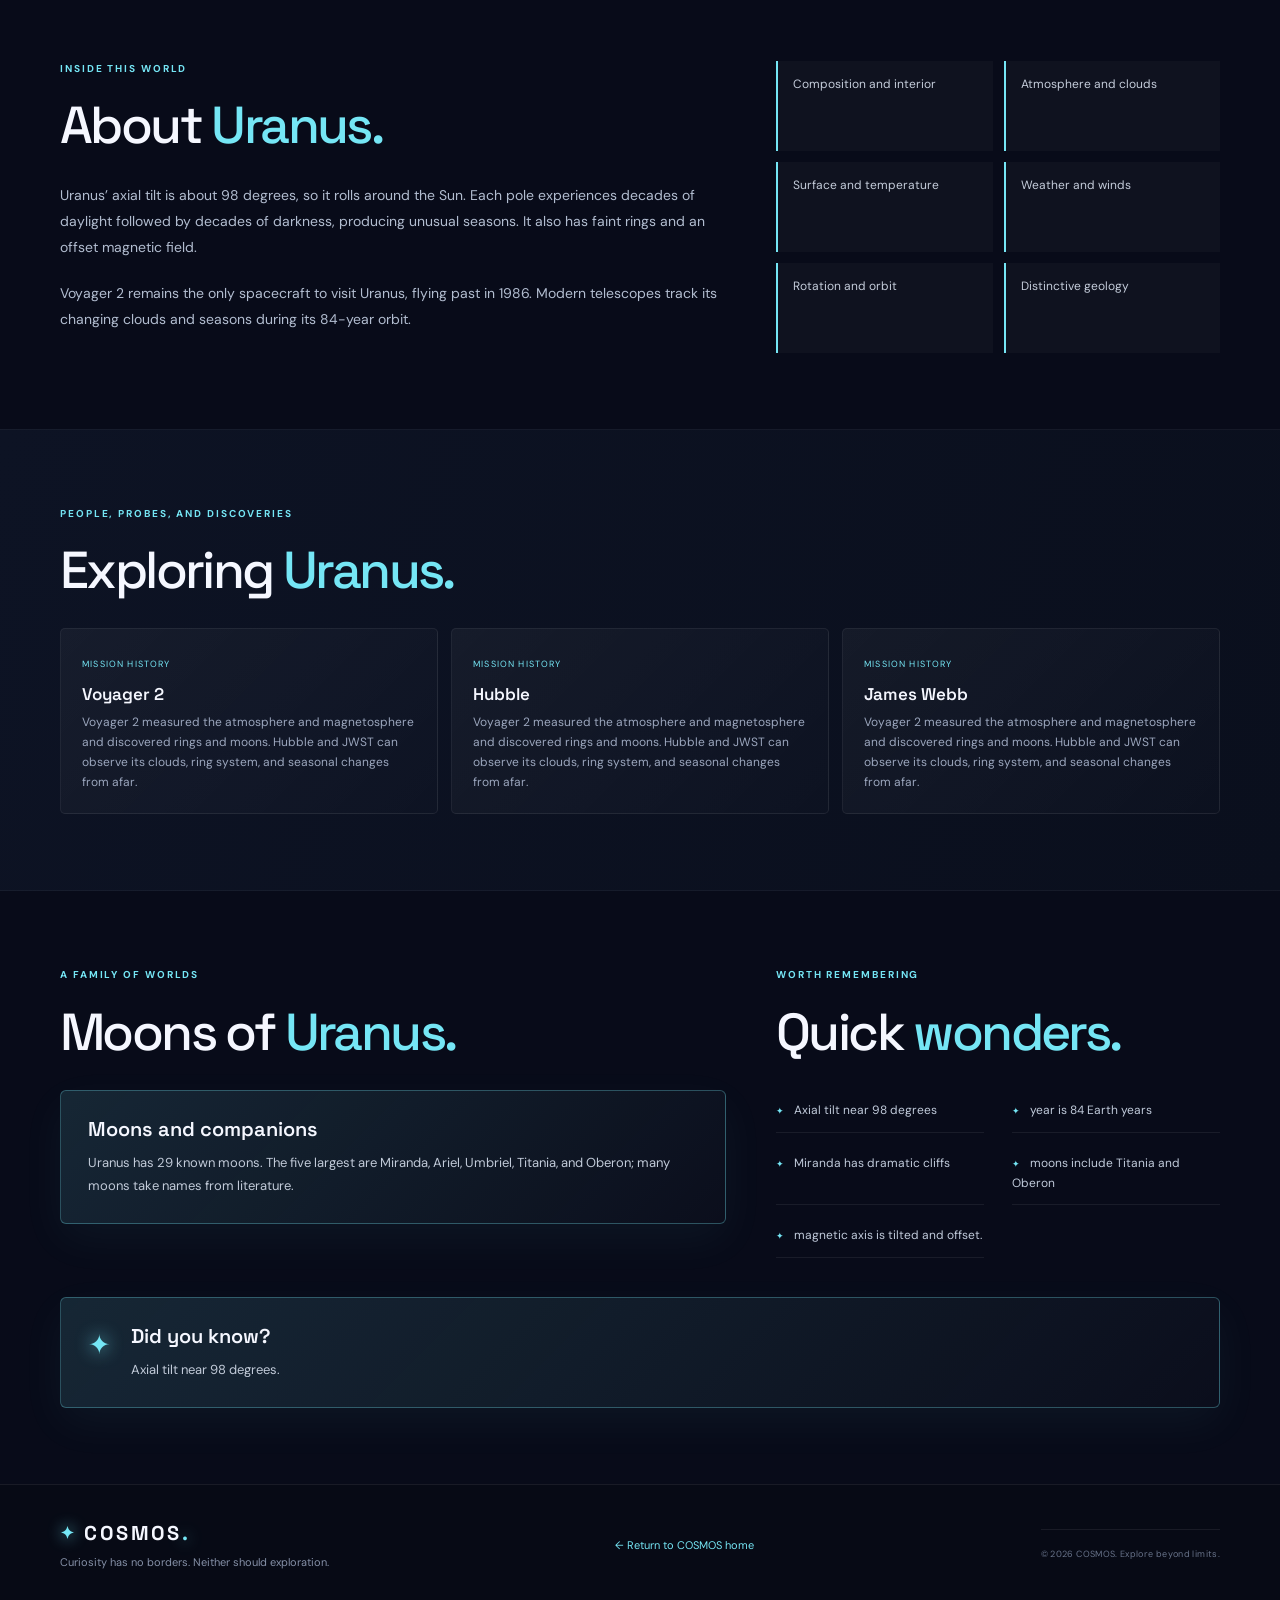
<file: uranus.html>
<!doctype html>
<html lang="en">

<head>
    <meta charset="utf-8">
    <meta name="viewport" content="width=device-width, initial-scale=1">
    <meta name="description" content="Discover Uranus: facts, exploration history, and moons with COSMOS.">
    <title>Uranus — COSMOS</title>
    <link rel="preconnect" href="https://fonts.googleapis.com">
    <link rel="preconnect" href="https://fonts.gstatic.com" crossorigin>
    <link
        href="https://fonts.googleapis.com/css2?family=DM+Sans:wght@400;500;600;700&family=Space+Grotesk:wght@400;500;600;700&display=swap"
        rel="stylesheet">
    <link rel="stylesheet" href="Style.css">
</head>

<body class="planet-page uranus-page">
    <header class="site-header">
        <nav class="nav wrap" aria-label="Main navigation"><a class="brand" href="index.html"><span class="brand-mark"
                    aria-hidden="true">✦</span> COSMOS<span class="brand-dot">.</span></a>
            <div class="nav-links"><a href="index.html">Home</a><a href="index.html#explore">Explore</a><a
                    href="index.html#missions">Missions</a><a href="index.html#planets">Planets</a><a
                    href="index.html#about">About</a></div><a class="nav-cta" href="index.html#planets">All planets
                ↗</a>
        </nav>
    </header>
    <main>
        <section class="planet-hero">
            <div class="planet-hero-content">
                <p class="eyebrow"><span class="live-dot"></span> SOLAR SYSTEM · PLANET 07</p>
                <h1>Uranus<span>.</span></h1>
                <p class="planet-tagline">An ice giant tipped almost onto its side.</p><a class="back-planets"
                    href="index.html#planets">← Back to Planets</a>
            </div>
            <div class="planet-showcase " role="img" aria-label="Decorative CSS illustration of Uranus"></div>
        </section>
        <section class="profile-section">
            <div class="wrap">
                <p class="eyebrow">A world of its own</p>
                <h2 class="profile-title">Meet <span>Uranus</span></h2>
                <div class="profile-copy">
                    <p>Methane absorbs red light in Uranus’ atmosphere, giving the planet a blue-green appearance.
                        Beneath its clouds lies a hot dense interior rich in water, ammonia, and methane around a rocky
                        core.</p>
                    <p>Uranus’ axial tilt is about 98 degrees, so it rolls around the Sun. Each pole experiences decades
                        of daylight followed by decades of darkness, producing unusual seasons. It also has faint rings
                        and an offset magnetic field.</p>
                    <p>Voyager 2 remains the only spacecraft to visit Uranus, flying past in 1986. Modern telescopes
                        track its changing clouds and seasons during its 84-year orbit.</p>
                </div>
            </div>
        </section>
        <section class="profile-section alt">
            <div class="wrap">
                <p class="eyebrow">At a glance</p>
                <h2 class="profile-title">Quick <span>facts.</span></h2>
                <div class="facts-cards">
                    <div class="quick-fact"><span>Distance from Sun</span><strong>2.87 billion km</strong></div>
                    <div class="quick-fact"><span>Diameter</span><strong>51,118 km</strong></div>
                    <div class="quick-fact"><span>Length of day</span><strong>17 hours 14 minutes</strong></div>
                    <div class="quick-fact"><span>Length of year</span><strong>84 Earth years</strong></div>
                    <div class="quick-fact"><span>Average temperature</span><strong>−195°C cloud tops</strong></div>
                    <div class="quick-fact"><span>Known moons</span><strong>29 known</strong></div>
                    <div class="quick-fact"><span>Gravity</span><strong>8.69 m/s²</strong></div>
                    <div class="quick-fact"><span>Planet type</span><strong>Ice giant</strong></div>
                </div>
            </div>
        </section>
        <section class="profile-section">
            <div class="wrap profile-columns">
                <div>
                    <p class="eyebrow">Inside this world</p>
                    <h2 class="profile-title">About <span>Uranus.</span></h2>
                    <div class="profile-copy">
                        <p>Uranus’ axial tilt is about 98 degrees, so it rolls around the Sun. Each pole experiences
                            decades of daylight followed by decades of darkness, producing unusual seasons. It also has
                            faint rings and an offset magnetic field.</p>
                        <p>Voyager 2 remains the only spacecraft to visit Uranus, flying past in 1986. Modern telescopes
                            track its changing clouds and seasons during its 84-year orbit.</p>
                    </div>
                </div>
                <ul class="feature-list">
                    <li>Composition and interior</li>
                    <li>Atmosphere and clouds</li>
                    <li>Surface and temperature</li>
                    <li>Weather and winds</li>
                    <li>Rotation and orbit</li>
                    <li>Distinctive geology</li>
                </ul>
            </div>
        </section>
        <section class="profile-section alt">
            <div class="wrap">
                <p class="eyebrow">People, probes, and discoveries</p>
                <h2 class="profile-title">Exploring <span>Uranus.</span></h2>
                <div class="mission-cards">
                    <article class="mission-card"><span>MISSION HISTORY</span>
                        <h3>Voyager 2</h3>
                        <p>Voyager 2 measured the atmosphere and magnetosphere and discovered rings and moons. Hubble
                            and JWST can observe its clouds, ring system, and seasonal changes from afar.</p>
                    </article>
                    <article class="mission-card"><span>MISSION HISTORY</span>
                        <h3>Hubble</h3>
                        <p>Voyager 2 measured the atmosphere and magnetosphere and discovered rings and moons. Hubble
                            and JWST can observe its clouds, ring system, and seasonal changes from afar.</p>
                    </article>
                    <article class="mission-card"><span>MISSION HISTORY</span>
                        <h3>James Webb</h3>
                        <p>Voyager 2 measured the atmosphere and magnetosphere and discovered rings and moons. Hubble
                            and JWST can observe its clouds, ring system, and seasonal changes from afar.</p>
                    </article>
                </div>
            </div>
        </section>
        <section class="profile-section">
            <div class="wrap profile-columns">
                <div>
                    <p class="eyebrow">A family of worlds</p>
                    <h2 class="profile-title">Moons of <span>Uranus.</span></h2>
                    <article class="moon-panel">
                        <h3>Moons and companions</h3>
                        <p>Uranus has 29 known moons. The five largest are Miranda, Ariel, Umbriel, Titania, and Oberon;
                            many moons take names from literature.</p>
                    </article>
                </div>
                <div>
                    <p class="eyebrow">Worth remembering</p>
                    <h2 class="profile-title">Quick <span>wonders.</span></h2>
                    <ul class="fact-list">
                        <li>Axial tilt near 98 degrees</li>
                        <li>year is 84 Earth years</li>
                        <li>Miranda has dramatic cliffs</li>
                        <li>moons include Titania and Oberon</li>
                        <li>magnetic axis is tilted and offset.</li>
                    </ul>
                </div>
            </div>
            <div class="wrap">
                <aside class="did-you-know"><span class="big-star" aria-hidden="true">✦</span>
                    <div>
                        <h3>Did you know?</h3>
                        <p>Axial tilt near 98 degrees.</p>
                    </div>
                </aside>
            </div>
        </section>
    </main>
    <footer class="planet-footer">
        <div class="wrap planet-footer-inner">
            <div><a class="brand" href="index.html"><span class="brand-mark" aria-hidden="true">✦</span> COSMOS<span
                        class="brand-dot">.</span></a>
                <p>Curiosity has no borders. Neither should exploration.</p>
            </div><a href="index.html">← Return to COSMOS home</a><span class="footer-bottom">© 2026 COSMOS. Explore
                beyond limits.</span>
        </div>
    </footer>
</body>

</html>
</file>
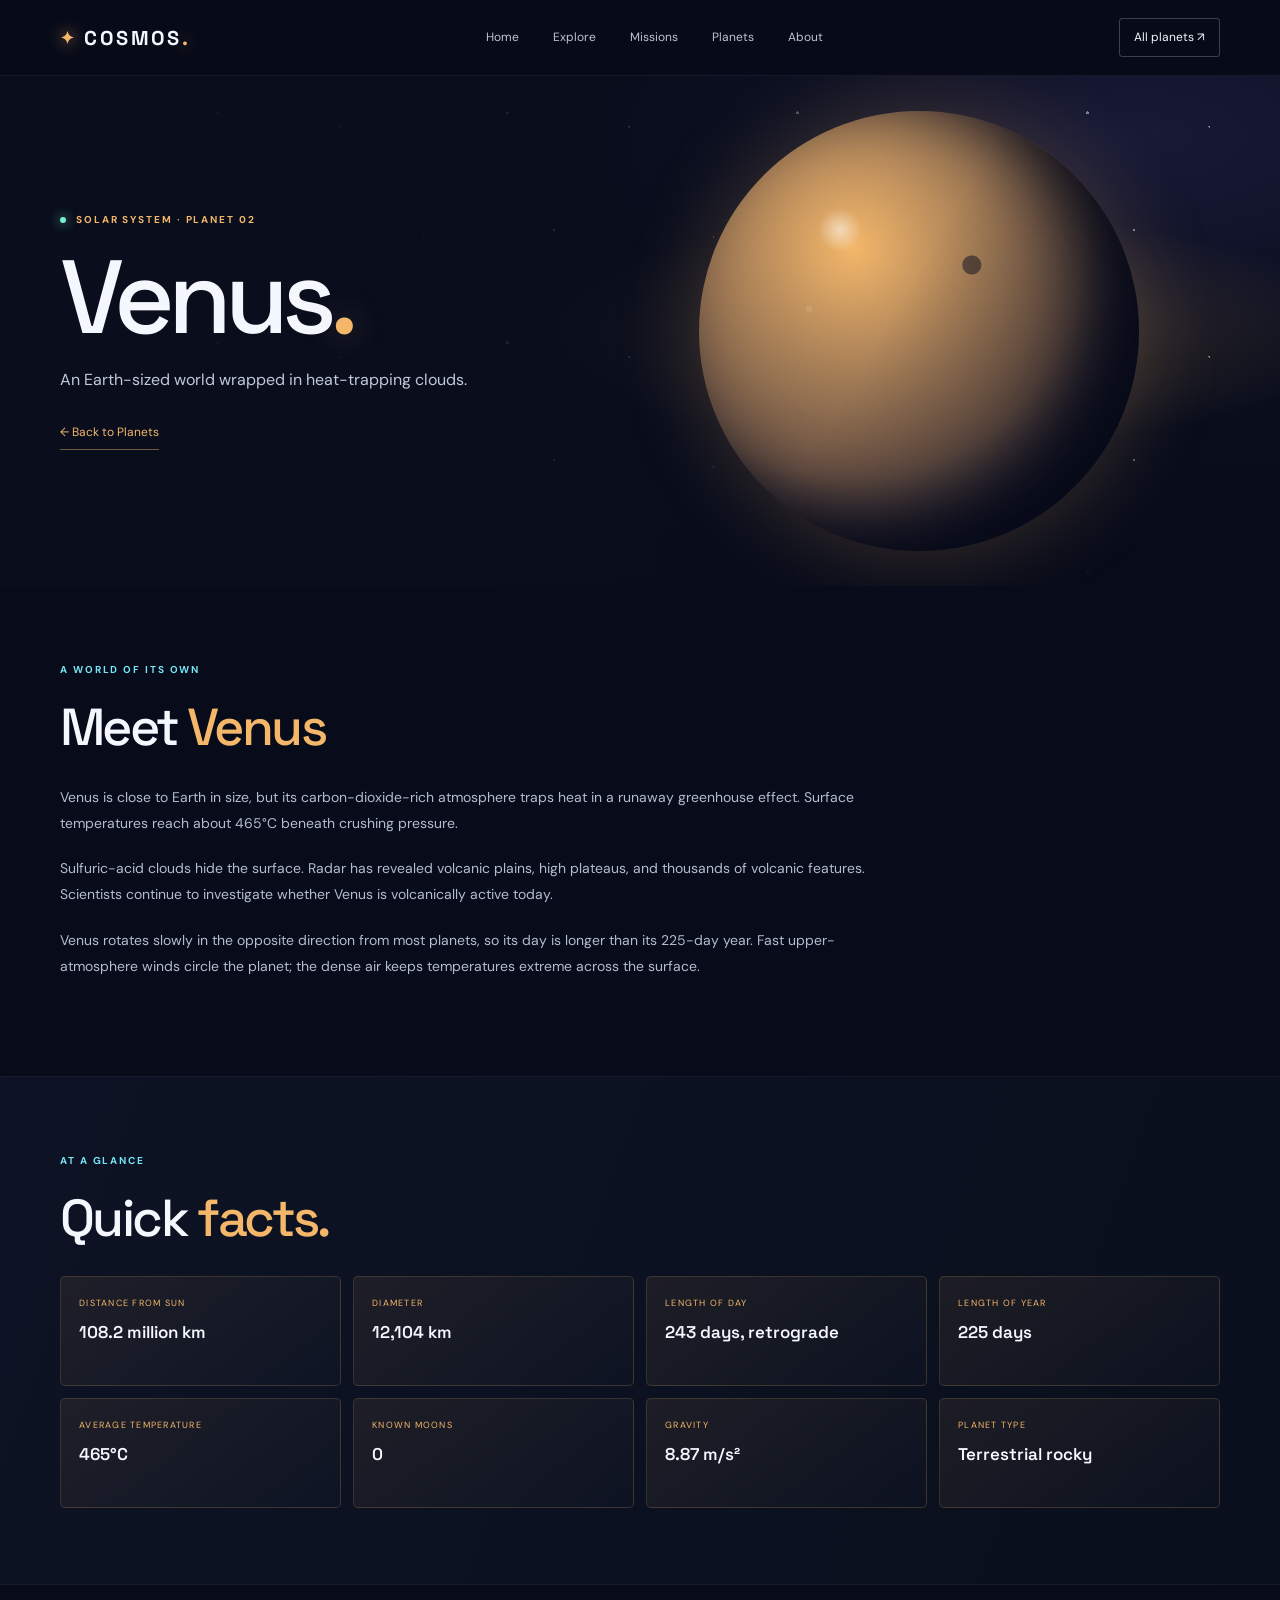
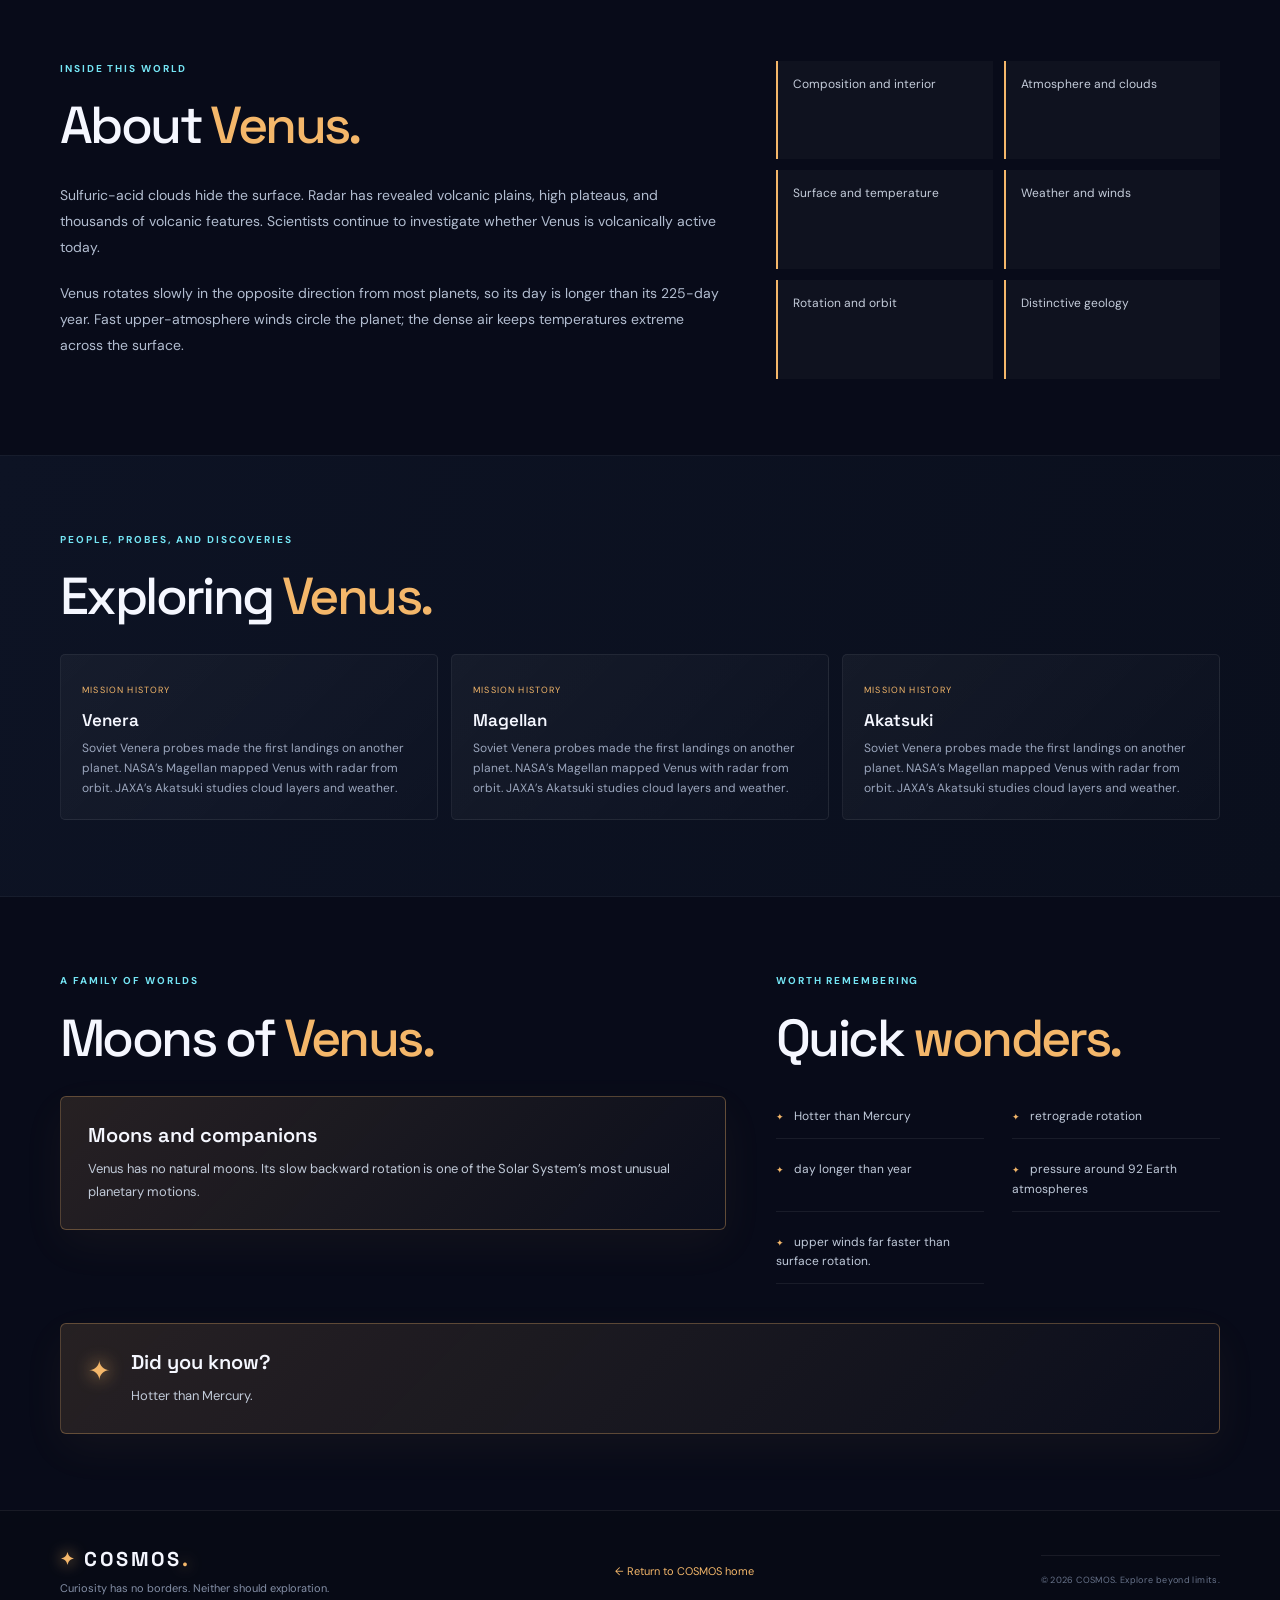
<file: venus.html>
<!doctype html>
<html lang="en">

<head>
    <meta charset="utf-8">
    <meta name="viewport" content="width=device-width, initial-scale=1">
    <meta name="description" content="Discover Venus: facts, exploration history, and moons with COSMOS.">
    <title>Venus — COSMOS</title>
    <link rel="preconnect" href="https://fonts.googleapis.com">
    <link rel="preconnect" href="https://fonts.gstatic.com" crossorigin>
    <link
        href="https://fonts.googleapis.com/css2?family=DM+Sans:wght@400;500;600;700&family=Space+Grotesk:wght@400;500;600;700&display=swap"
        rel="stylesheet">
    <link rel="stylesheet" href="Style.css">
</head>

<body class="planet-page venus-page">
    <header class="site-header">
        <nav class="nav wrap" aria-label="Main navigation"><a class="brand" href="index.html"><span class="brand-mark"
                    aria-hidden="true">✦</span> COSMOS<span class="brand-dot">.</span></a>
            <div class="nav-links"><a href="index.html">Home</a><a href="index.html#explore">Explore</a><a
                    href="index.html#missions">Missions</a><a href="index.html#planets">Planets</a><a
                    href="index.html#about">About</a></div><a class="nav-cta" href="index.html#planets">All planets
                ↗</a>
        </nav>
    </header>
    <main>
        <section class="planet-hero">
            <div class="planet-hero-content">
                <p class="eyebrow"><span class="live-dot"></span> SOLAR SYSTEM · PLANET 02</p>
                <h1>Venus<span>.</span></h1>
                <p class="planet-tagline">An Earth-sized world wrapped in heat-trapping clouds.</p><a
                    class="back-planets" href="index.html#planets">← Back to Planets</a>
            </div>
            <div class="planet-showcase " role="img" aria-label="Decorative CSS illustration of Venus"></div>
        </section>
        <section class="profile-section">
            <div class="wrap">
                <p class="eyebrow">A world of its own</p>
                <h2 class="profile-title">Meet <span>Venus</span></h2>
                <div class="profile-copy">
                    <p>Venus is close to Earth in size, but its carbon-dioxide-rich atmosphere traps heat in a runaway
                        greenhouse effect. Surface temperatures reach about 465°C beneath crushing pressure.</p>
                    <p>Sulfuric-acid clouds hide the surface. Radar has revealed volcanic plains, high plateaus, and
                        thousands of volcanic features. Scientists continue to investigate whether Venus is volcanically
                        active today.</p>
                    <p>Venus rotates slowly in the opposite direction from most planets, so its day is longer than its
                        225-day year. Fast upper-atmosphere winds circle the planet; the dense air keeps temperatures
                        extreme across the surface.</p>
                </div>
            </div>
        </section>
        <section class="profile-section alt">
            <div class="wrap">
                <p class="eyebrow">At a glance</p>
                <h2 class="profile-title">Quick <span>facts.</span></h2>
                <div class="facts-cards">
                    <div class="quick-fact"><span>Distance from Sun</span><strong>108.2 million km</strong></div>
                    <div class="quick-fact"><span>Diameter</span><strong>12,104 km</strong></div>
                    <div class="quick-fact"><span>Length of day</span><strong>243 days, retrograde</strong></div>
                    <div class="quick-fact"><span>Length of year</span><strong>225 days</strong></div>
                    <div class="quick-fact"><span>Average temperature</span><strong>465°C</strong></div>
                    <div class="quick-fact"><span>Known moons</span><strong>0</strong></div>
                    <div class="quick-fact"><span>Gravity</span><strong>8.87 m/s²</strong></div>
                    <div class="quick-fact"><span>Planet type</span><strong>Terrestrial rocky</strong></div>
                </div>
            </div>
        </section>
        <section class="profile-section">
            <div class="wrap profile-columns">
                <div>
                    <p class="eyebrow">Inside this world</p>
                    <h2 class="profile-title">About <span>Venus.</span></h2>
                    <div class="profile-copy">
                        <p>Sulfuric-acid clouds hide the surface. Radar has revealed volcanic plains, high plateaus, and
                            thousands of volcanic features. Scientists continue to investigate whether Venus is
                            volcanically active today.</p>
                        <p>Venus rotates slowly in the opposite direction from most planets, so its day is longer than
                            its 225-day year. Fast upper-atmosphere winds circle the planet; the dense air keeps
                            temperatures extreme across the surface.</p>
                    </div>
                </div>
                <ul class="feature-list">
                    <li>Composition and interior</li>
                    <li>Atmosphere and clouds</li>
                    <li>Surface and temperature</li>
                    <li>Weather and winds</li>
                    <li>Rotation and orbit</li>
                    <li>Distinctive geology</li>
                </ul>
            </div>
        </section>
        <section class="profile-section alt">
            <div class="wrap">
                <p class="eyebrow">People, probes, and discoveries</p>
                <h2 class="profile-title">Exploring <span>Venus.</span></h2>
                <div class="mission-cards">
                    <article class="mission-card"><span>MISSION HISTORY</span>
                        <h3>Venera</h3>
                        <p>Soviet Venera probes made the first landings on another planet. NASA’s Magellan mapped Venus
                            with radar from orbit. JAXA’s Akatsuki studies cloud layers and weather.</p>
                    </article>
                    <article class="mission-card"><span>MISSION HISTORY</span>
                        <h3>Magellan</h3>
                        <p>Soviet Venera probes made the first landings on another planet. NASA’s Magellan mapped Venus
                            with radar from orbit. JAXA’s Akatsuki studies cloud layers and weather.</p>
                    </article>
                    <article class="mission-card"><span>MISSION HISTORY</span>
                        <h3>Akatsuki</h3>
                        <p>Soviet Venera probes made the first landings on another planet. NASA’s Magellan mapped Venus
                            with radar from orbit. JAXA’s Akatsuki studies cloud layers and weather.</p>
                    </article>
                </div>
            </div>
        </section>
        <section class="profile-section">
            <div class="wrap profile-columns">
                <div>
                    <p class="eyebrow">A family of worlds</p>
                    <h2 class="profile-title">Moons of <span>Venus.</span></h2>
                    <article class="moon-panel">
                        <h3>Moons and companions</h3>
                        <p>Venus has no natural moons. Its slow backward rotation is one of the Solar System’s most
                            unusual planetary motions.</p>
                    </article>
                </div>
                <div>
                    <p class="eyebrow">Worth remembering</p>
                    <h2 class="profile-title">Quick <span>wonders.</span></h2>
                    <ul class="fact-list">
                        <li>Hotter than Mercury</li>
                        <li>retrograde rotation</li>
                        <li>day longer than year</li>
                        <li>pressure around 92 Earth atmospheres</li>
                        <li>upper winds far faster than surface rotation.</li>
                    </ul>
                </div>
            </div>
            <div class="wrap">
                <aside class="did-you-know"><span class="big-star" aria-hidden="true">✦</span>
                    <div>
                        <h3>Did you know?</h3>
                        <p>Hotter than Mercury.</p>
                    </div>
                </aside>
            </div>
        </section>
    </main>
    <footer class="planet-footer">
        <div class="wrap planet-footer-inner">
            <div><a class="brand" href="index.html"><span class="brand-mark" aria-hidden="true">✦</span> COSMOS<span
                        class="brand-dot">.</span></a>
                <p>Curiosity has no borders. Neither should exploration.</p>
            </div><a href="index.html">← Return to COSMOS home</a><span class="footer-bottom">© 2026 COSMOS. Explore
                beyond limits.</span>
        </div>
    </footer>
</body>

</html>
</file>
<file: Style.css>
/* COSMOS — visual system */
:root{--night:#080b19;--night-2:#0d1225;--panel:#11182b;--white:#f5f7ff;--muted:#9ba6bd;--purple:#a18aff;--cyan:#75e6f5;--line:rgba(179,196,255,.13);--font:'DM Sans',sans-serif;--display:'Space Grotesk',sans-serif}
*{box-sizing:border-box}html{scroll-behavior:smooth;scroll-padding-top:84px}body{margin:0;background:var(--night);color:var(--white);font-family:var(--font);font-size:15px;line-height:1.65;overflow-x:hidden}a{color:inherit;text-decoration:none}a:focus-visible{outline:2px solid var(--cyan);outline-offset:5px}::selection{background:var(--purple);color:#090a16}.wrap{width:min(1160px,calc(100% - 56px));margin-inline:auto}.site-header{height:76px;position:sticky;top:0;z-index:20;background:rgba(8,11,25,.82);backdrop-filter:blur(18px);border-bottom:1px solid rgba(255,255,255,.06)}.nav{height:100%;display:flex;align-items:center;justify-content:space-between}.brand{font:700 20px var(--display);letter-spacing:.12em;display:inline-flex;align-items:center;gap:8px}.brand-mark{font-size:17px;color:var(--cyan);text-shadow:0 0 14px var(--cyan)}.brand-dot{color:var(--purple);margin-left:-8px}.nav-links{display:flex;gap:34px}.nav-links a{font-size:12px;color:#bdc5d6;transition:color .25s;position:relative}.nav-links a:after{content:"";position:absolute;height:1px;width:0;left:0;bottom:-8px;background:var(--cyan);transition:width .25s}.nav-links a:hover{color:var(--white)}.nav-links a:hover:after{width:100%}.nav-cta{font-size:12px;border:1px solid rgba(255,255,255,.22);padding:9px 14px;border-radius:3px;transition:.25s}.nav-cta span{color:var(--cyan);margin-left:8px}.nav-cta:hover{border-color:var(--cyan);box-shadow:0 0 22px #75e6f526}
/* Hero */
.hero{min-height:690px;height:min(800px,calc(100vh - 76px));max-height:820px;position:relative;overflow:hidden;display:flex;align-items:center;background:radial-gradient(ellipse at 76% 55%,#292451 0,transparent 35%),radial-gradient(ellipse at 95% 5%,#1b3b54 0,transparent 30%),linear-gradient(110deg,#090d1e 0%,#0b1023 48%,#10172d 100%)}.hero:before,.hero:after,.hero-stars{content:"";position:absolute;inset:0;pointer-events:none}.hero:before{opacity:.5;background-image:radial-gradient(1px 1px at 12% 18%,#fff 99%,transparent),radial-gradient(1px 1px at 40% 30%,#b9d7ff 99%,transparent),radial-gradient(1px 1px at 31% 76%,#fff 99%,transparent),radial-gradient(1.5px 1.5px at 60% 14%,#fff 99%,transparent),radial-gradient(1px 1px at 80% 82%,#fff 99%,transparent),radial-gradient(1px 1px at 22% 56%,#fff 99%,transparent),radial-gradient(1px 1px at 68% 66%,#bfdfff 99%,transparent);background-size:390px 290px}.hero:after{background:linear-gradient(90deg,#080b19 0%,rgba(8,11,25,.9) 34%,transparent 75%),linear-gradient(0deg,#080b19 0%,transparent 24%)}.hero-content{position:relative;z-index:3;padding-bottom:24px}.eyebrow{font-size:10px;letter-spacing:.19em;text-transform:uppercase;color:var(--cyan);font-weight:700;margin:0 0 20px;display:flex;align-items:center;gap:10px}.live-dot{width:6px;height:6px;border-radius:50%;background:#78f0d2;box-shadow:0 0 12px #78f0d2}.hero h1{font:500 clamp(53px,7.2vw,94px)/.99 var(--display);letter-spacing:-.065em;margin:0;max-width:680px}.hero h1 span,.section-heading h2 span,.missions-title h2 span,.cta-content h2 span{color:var(--purple);text-shadow:0 0 35px #9e80ff3d}.hero-copy{color:#b3bdd1;max-width:435px;font-size:15px;margin:25px 0 28px}.hero-actions{display:flex;gap:13px;align-items:center}.button{min-height:46px;padding:0 19px;display:inline-flex;gap:17px;align-items:center;justify-content:center;font-weight:600;font-size:12px;border-radius:3px;transition:transform .25s,box-shadow .25s,background .25s}.button:hover{transform:translateY(-3px)}.button-primary{background:linear-gradient(115deg,#9982ff,#7c70df);box-shadow:0 7px 28px #8877ff3d;color:#fff}.button-primary:hover{box-shadow:0 10px 36px #8877ff72}.button-primary span{font-size:17px}.button-ghost{border:1px solid #ffffff35;background:#ffffff08}.button-ghost:hover{background:#ffffff14;border-color:#ffffff71}.play-icon{font-size:9px;color:var(--cyan)}.hero-note{position:absolute;top:420px;display:flex;align-items:center;gap:12px;color:#7c89a2;font-size:9px;letter-spacing:.16em}.note-line{width:29px;height:1px;background:var(--cyan)}.hero-planet{position:absolute;z-index:1;width:min(48vw,590px);aspect-ratio:1;right:7%;top:50%;transform:translateY(-43%);border-radius:50%;background:radial-gradient(circle at 32% 29%,#e7b79e 0,#b37e8e 19%,#73558a 39%,#372f62 61%,#171a3b 76%,#090e21 100%);box-shadow:inset -48px -24px 80px #080c1b, inset 14px 14px 45px #ffe5b93e,0 0 110px #9b7bf82c;animation:planet-float 8s ease-in-out infinite}.hero-planet:after{content:"";position:absolute;inset:0;border-radius:50%;background:linear-gradient(115deg,transparent 25%,#080b194a 70%,#080b19 100%)}.planet-crater{position:absolute;z-index:1;border-radius:50%;background:radial-gradient(circle at 35% 30%,#ddb19b70,#613f7266 65%,#2e2e57aa);box-shadow:inset 5px 7px 14px #1d17393b}.crater-a{width:14%;height:9%;left:25%;top:34%;transform:rotate(-17deg)}.crater-b{width:8%;height:7%;left:52%;top:24%}.crater-c{width:11%;height:8%;left:61%;top:53%;transform:rotate(20deg)}.hero-orbit{position:absolute;border:1px solid #c6bcff22;border-radius:50%;z-index:2;pointer-events:none}.orbit-one{width:min(66vw,800px);height:min(25vw,305px);right:-4%;top:30%;transform:rotate(-27deg)}.orbit-two{width:min(57vw,700px);height:min(17vw,210px);right:0;top:43%;transform:rotate(32deg);border-color:#87eafa1c}.hero-caption{position:absolute;right:6%;bottom:9%;z-index:4;display:flex;flex-direction:column;gap:5px;color:#9ca5ba;font:9px var(--display);letter-spacing:.15em}.hero-caption span:first-child{color:var(--cyan)}.scroll-cue{position:absolute;z-index:4;bottom:34px;left:max(28px,calc((100vw - 1160px)/2));font-size:8px;letter-spacing:.17em;color:#8994ab;display:flex;align-items:center;gap:11px}.scroll-cue span{height:28px;width:1px;background:linear-gradient(var(--cyan),transparent)}
/* Shared sections */
.section{padding:112px 0}.about-section{background:linear-gradient(180deg,#080b19,#0b1020)}.section-heading h2,.missions-title h2,.cta-content h2{font:500 clamp(38px,5vw,60px)/1.08 var(--display);letter-spacing:-.055em;margin:0}.split-heading{display:flex;justify-content:space-between;align-items:end;gap:50px}.section-intro{color:var(--muted);max-width:385px;margin:19px 0 0;font-size:14px}.split-heading .section-intro{margin:0 0 5px}.stat-grid{display:grid;grid-template-columns:repeat(3,1fr);gap:16px;margin-top:54px}.glass{background:linear-gradient(135deg,#ffffff0b,#ffffff03);backdrop-filter:blur(14px);border:1px solid #ffffff10;box-shadow:0 18px 55px #00000018}.stat-card{padding:26px 27px 24px;min-height:188px;border-radius:6px;transition:transform .3s,border-color .3s}.stat-card:hover{transform:translateY(-5px);border-color:#a18aff66}.stat-icon{float:right;font-size:22px;color:var(--cyan)}.stat-card strong{display:block;font:500 39px var(--display);letter-spacing:-.04em}.stat-card strong small{font:400 13px var(--font);color:var(--purple);letter-spacing:0}.stat-card h3{font:600 14px var(--display);margin:2px 0 2px}.stat-card p{font-size:12px;color:var(--muted);margin:5px 0 0}.planets-section{background:#0b1020;padding-top:105px}.planets-section .section-heading{position:relative}.planets-section .section-intro{position:absolute;right:0;bottom:6px}.planet-grid{display:grid;grid-template-columns:repeat(4,1fr);gap:15px;margin-top:48px}.planet-card{background:linear-gradient(150deg,#11192c,#0e1425);border:1px solid #ffffff0e;padding:17px 17px 18px;border-radius:5px;min-width:0;transition:transform .3s,border-color .3s,box-shadow .3s;overflow:hidden}.planet-card:hover{transform:translateY(-6px);border-color:#8b81d84f;box-shadow:0 18px 42px #0005}.planet-art{height:115px;position:relative;display:grid;place-items:center;overflow:hidden;background:radial-gradient(ellipse at center,#ffffff0c,transparent 68%);margin:-3px -3px 12px}.planet-art:before{content:"";width:76px;height:76px;border-radius:50%;display:block;box-shadow:inset -12px -8px 21px #0508188c,0 0 25px #ffffff13;position:relative;z-index:1}.planet-art i{position:absolute;z-index:2;border-radius:50%;width:100px;height:23px;border:5px solid #d8c6a16b;transform:rotate(-20deg);display:none}.mercury:before{background:radial-gradient(circle at 30% 27%,#e0d1b0,#998c7e 54%,#514f5e)}.mercury:after,.venus:after,.earth:after,.mars:after,.jupiter:after,.saturn:after,.uranus:after,.neptune:after{content:"";position:absolute;width:75px;height:75px;z-index:2;border-radius:50%;background:radial-gradient(circle at 24% 28%,#fff8 0 1px,transparent 2px),radial-gradient(circle at 60% 65%,#08091b36 0 7px,transparent 8px),radial-gradient(circle at 40% 58%,#fff3 0 2px,transparent 3px);opacity:.65}.venus:before{background:repeating-linear-gradient(160deg,#f4d69c 0 7px,#d8936f 8px 13px,#efc491 14px 19px)}.earth:before{background:radial-gradient(ellipse at 38% 31%,#69d5e8 0 12%,transparent 14%),radial-gradient(ellipse at 60% 66%,#75bb81 0 16%,transparent 18%),radial-gradient(circle at 34% 35%,#47bdeb,#2462b4 57%,#142a69)}.mars:before{background:radial-gradient(circle at 32% 28%,#f3a071,#ce644c 54%,#783a45)}.jupiter:before{width:84px;height:84px;background:repeating-linear-gradient(0deg,#dfba91 0 8px,#b8755e 9px 13px,#efd4a7 14px 21px,#9e5e59 22px 25px)}.saturn:before{background:repeating-linear-gradient(0deg,#f2d7a7 0 9px,#bb9a75 10px 14px,#e7c99a 15px 20px)}.saturn i{display:block;width:116px;height:27px;border-width:6px;border-color:#e6d2a9a3;box-shadow:inset 0 0 0 2px #ad8e7799}.uranus:before{background:radial-gradient(circle at 31% 28%,#baf8f0,#69c8d2 52%,#3d7baa)}.neptune:before{background:radial-gradient(circle at 30% 30%,#7dbbff,#3155cf 53%,#20266a)}.planet-meta{display:flex;justify-content:space-between;color:#727f9a;font:8px var(--display);letter-spacing:.08em}.planet-card h3{font:600 19px var(--display);margin:6px 0 3px}.planet-card>p:not(.planet-fact){color:#a1abc0;font-size:11px;line-height:1.55;margin:0;min-height:52px}.planet-fact{border-top:1px solid #ffffff12;padding-top:10px;margin:12px 0 0;color:#c2c9d7;font-size:10px;line-height:1.5}.planet-fact b{font:700 8px var(--display);color:var(--cyan);letter-spacing:.12em;display:block;margin-bottom:3px}
/* Mission timeline */
.missions-section{background:linear-gradient(110deg,#0e1426,#0a0f1d);border-block:1px solid #ffffff08}.missions-layout{display:grid;grid-template-columns:.8fr 1.2fr;gap:110px}.missions-title{position:sticky;top:130px;height:max-content}.missions-title .section-intro{max-width:330px}.text-link{display:inline-flex;gap:14px;align-items:center;font-size:12px;margin-top:30px;color:#d8d9ed;border-bottom:1px solid #a18aff66;padding-bottom:7px}.text-link span{color:var(--cyan)}.timeline{position:relative}.timeline:before{content:"";position:absolute;left:74px;top:9px;bottom:15px;width:1px;background:linear-gradient(var(--cyan),#8f7aff45 70%,transparent)}.timeline-item{display:grid;grid-template-columns:58px 32px 1fr;gap:0 16px;position:relative;padding-bottom:31px}.timeline-year{font:12px var(--display);color:#9da8bc;padding-top:3px}.timeline-dot{width:9px;height:9px;border-radius:50%;background:var(--cyan);box-shadow:0 0 13px #75e6f5b5;margin:6px auto;z-index:1}.mission-type{font-size:8px;letter-spacing:.15em;color:var(--purple);margin:0 0 4px}.timeline-item h3{font:600 18px var(--display);margin:0}.timeline-item div:last-child>p:last-child{font-size:12px;color:var(--muted);max-width:440px;margin:6px 0 0}.astronauts-section{background:#090d1b}.centered{text-align:center}.centered .eyebrow{justify-content:center}.centered .section-intro{margin:15px auto 0}.astronaut-grid{display:grid;grid-template-columns:repeat(4,1fr);gap:15px;margin-top:43px}.astronaut-card{background:#11182a;border:1px solid #ffffff0c;border-radius:5px;overflow:hidden;transition:transform .3s,border-color .3s}.astronaut-card:hover{transform:translateY(-5px);border-color:#a18aff59}.portrait{height:218px;background-size:cover;background-position:center 28%;position:relative;filter:saturate(.72)}.portrait:after{content:"";position:absolute;inset:0;background:linear-gradient(0deg,#11182a 0%,transparent 55%),linear-gradient(90deg,#6157a822,#4bb6d420)}.portrait-neil{background-image:url('https://images.unsplash.com/photo-1451187580459-43490279c0fa?auto=format&fit=crop&w=700&q=85')}.portrait-buzz{background-image:url('https://images.unsplash.com/photo-1446776811953-b23d57bd21aa?auto=format&fit=crop&w=700&q=85')}.portrait-sally{background-image:url('https://images.unsplash.com/photo-1534528741775-53994a69daeb?auto=format&fit=crop&w=700&q=85')}.portrait-chris{background-image:url('https://images.unsplash.com/photo-1500648767791-00dcc994a43e?auto=format&fit=crop&w=700&q=85')}.astronaut-info{padding:0 17px 19px;margin-top:-8px;position:relative;z-index:1}.astronaut-info>p:first-child{font-size:8px;color:var(--cyan);letter-spacing:.12em;margin:0}.astronaut-info h3{font:600 17px var(--display);margin:5px 0}.astronaut-info>p:last-child{font-size:11px;line-height:1.55;color:var(--muted);margin:0}.facts-section{padding-top:45px;background:#090d1b}.facts-section .section-heading h2{font-size:45px}.facts-grid{display:grid;grid-template-columns:repeat(4,1fr);gap:13px;margin-top:35px}.fact-card{min-height:159px;background:linear-gradient(140deg,#151c31,#101626);border:1px solid #ffffff0e;border-radius:4px;padding:17px;position:relative;transition:background .25s,transform .25s}.fact-card:hover{background:linear-gradient(140deg,#1b2140,#111a2b);transform:translateY(-4px)}.fact-card span{font:9px var(--display);letter-spacing:.14em;color:var(--purple)}.fact-card p{font:500 15px/1.45 var(--display);max-width:220px;margin:16px 0 0}.fact-card i{position:absolute;right:15px;bottom:12px;color:var(--cyan);font-style:normal}.cta-section{min-height:400px;position:relative;overflow:hidden;display:flex;align-items:center;background:radial-gradient(ellipse at 75% 80%,#49388a66,transparent 45%),linear-gradient(100deg,#11172b,#17132c)}.cta-content{position:relative;z-index:2;padding:75px 0}.cta-content h2{font-size:clamp(42px,5.5vw,68px)}.cta-content>p:not(.eyebrow){color:#abb5c9;margin:15px 0 24px}.cta-orb{position:absolute;width:420px;height:420px;right:12%;top:50%;transform:translateY(-50%);border-radius:50%;background:radial-gradient(circle at 33% 30%,#b7a4ff,#6656ba 38%,#27254f 72%,#11172b 100%);box-shadow:inset -30px -20px 60px #090b1e,0 0 100px #8c73ee40;opacity:.55}.cta-glow{position:absolute;width:650px;height:180px;right:4%;top:42%;border:1px solid #c3b3ff25;border-radius:50%;transform:rotate(-23deg)}
/* Footer */
.site-footer{background:#070a15;padding:55px 0 20px;border-top:1px solid #ffffff0b}.footer-main{display:grid;grid-template-columns:2fr 1fr 1fr auto;gap:40px;padding-bottom:43px}.footer-brand>p{font-size:12px;color:#8792aa;margin:13px 0}.footer-nav{display:flex;flex-direction:column;gap:8px}.footer-nav p{font:700 9px var(--display);letter-spacing:.16em;color:#79849c;margin:0 0 7px}.footer-nav a{font-size:11px;color:#bdc5d5;transition:color .2s}.footer-nav a:hover{color:var(--cyan)}.back-top{width:36px;height:36px;border:1px solid #ffffff22;border-radius:50%;display:grid;place-items:center;color:var(--cyan);transition:.2s}.back-top:hover{background:#75e6f51c;border-color:var(--cyan)}.footer-bottom{border-top:1px solid #ffffff12;padding-top:17px;display:flex;justify-content:space-between;color:#68738a;font-size:9px;letter-spacing:.04em}.footer-bottom b{color:var(--purple);margin-left:7px}
@keyframes planet-float{0%,100%{transform:translateY(-43%)}50%{transform:translateY(calc(-43% - 12px))}}
@media(max-width:950px){.wrap{width:min(100% - 44px,760px)}.nav-links{gap:20px}.hero-planet{right:-5%;width:58vw;opacity:.82}.hero:after{background:linear-gradient(90deg,#080b19 0%,#080b19dc 37%,transparent 88%),linear-gradient(0deg,#080b19 0%,transparent 24%)}.hero-caption{right:4%}.planet-grid{grid-template-columns:repeat(2,1fr)}.planet-card>p:not(.planet-fact){min-height:auto}.missions-layout{gap:45px;grid-template-columns:.8fr 1.2fr}.astronaut-grid{grid-template-columns:repeat(2,1fr)}.portrait{height:250px}.facts-grid{grid-template-columns:repeat(2,1fr)}}
@media(max-width:650px){.wrap{width:calc(100% - 38px)}.site-header{height:66px}.nav-links{display:none}.brand{font-size:18px}.nav-cta{font-size:10px;padding:7px 10px}.hero{height:740px;min-height:660px;max-height:780px;align-items:flex-start}.hero-content{padding-top:98px}.hero h1{font-size:clamp(55px,13vw,78px)}.hero-copy{max-width:360px;font-size:13px}.hero-planet{width:360px;max-width:88vw;right:-70px;top:auto;bottom:-58px;transform:none;opacity:.75}.hero-orbit{display:none}.hero:after{background:linear-gradient(180deg,#080b19 0%,#080b19a8 54%,transparent 100%),linear-gradient(0deg,#080b19 0%,transparent 50%)}.hero-note{top:auto;bottom:-85px}.hero-caption{bottom:27px;right:20px}.scroll-cue{display:none}.section{padding:78px 0}.split-heading{display:block}.split-heading .section-intro{margin-top:18px}.section-heading h2,.missions-title h2{font-size:43px}.stat-grid{grid-template-columns:1fr;gap:10px;margin-top:32px}.stat-card{min-height:auto;padding:20px 22px}.stat-card strong{font-size:33px}.planets-section .section-intro{position:static;margin-top:15px}.planet-grid{gap:10px;margin-top:30px}.planet-card{padding:12px}.planet-art{height:94px}.planet-art:before{width:66px;height:66px}.planet-art:after{width:66px;height:66px}.saturn i{width:100px}.planet-card h3{font-size:17px}.planet-card>p:not(.planet-fact){font-size:10px}.planet-fact{font-size:9px}.missions-layout{display:block}.missions-title{position:static;margin-bottom:42px}.timeline:before{left:57px}.timeline-item{grid-template-columns:43px 28px 1fr;gap:0 10px;padding-bottom:25px}.timeline-year{font-size:10px}.timeline-item h3{font-size:16px}.timeline-item div:last-child>p:last-child{font-size:11px}.astronaut-grid{gap:10px;margin-top:30px}.portrait{height:185px}.astronaut-info{padding:0 12px 14px}.astronaut-info h3{font-size:15px}.astronaut-info>p:last-child{font-size:10px}.facts-section{padding-top:20px}.facts-section .section-heading h2{font-size:37px}.facts-grid{gap:9px;margin-top:25px}.fact-card{min-height:145px;padding:13px}.fact-card p{font-size:13px;margin-top:12px}.cta-section{min-height:380px}.cta-content{padding:60px 0}.cta-content h2{font-size:48px}.cta-orb{width:280px;height:280px;right:-145px;top:70%;opacity:.38}.cta-glow{right:-35%;top:47%}.footer-main{grid-template-columns:1fr 1fr;gap:30px 18px;padding-bottom:28px}.footer-brand{grid-column:1/-1}.back-top{grid-column:2;grid-row:2;justify-self:end}.footer-bottom{font-size:8px;gap:12px}.footer-bottom span:last-child{text-align:right}}
@media(max-width:380px){.hero-actions{align-items:flex-start;flex-direction:column}.hero{height:780px}.button{min-height:42px}.planet-grid{grid-template-columns:1fr}.planet-art{height:112px}.planet-card>p:not(.planet-fact){font-size:11px}.astronaut-grid{grid-template-columns:1fr 1fr}.portrait{height:150px}.facts-grid{grid-template-columns:1fr}.fact-card{min-height:115px}.footer-main{grid-template-columns:1fr 1fr}}
@media(prefers-reduced-motion:reduce){*,*::before,*::after{scroll-behavior:auto!important;animation-duration:.01ms!important;animation-iteration-count:1!important;transition-duration:.01ms!important}}

/* Planet profile pages */
.planet-page{--accent:#bfc9d9;--accent-rgb:191,201,217}.planet-page.venus-page{--accent:#f4b76a;--accent-rgb:244,183,106}.planet-page.earth-page{--accent:#66d8bc;--accent-rgb:102,216,188}.planet-page.mars-page{--accent:#ff8568;--accent-rgb:255,133,104}.planet-page.jupiter-page{--accent:#e7b879;--accent-rgb:231,184,121}.planet-page.saturn-page{--accent:#f1d47b;--accent-rgb:241,212,123}.planet-page.uranus-page{--accent:#75e6f5;--accent-rgb:117,230,245}.planet-page.neptune-page{--accent:#7e9dff;--accent-rgb:126,157,255}
.planet-page .brand-mark,.planet-page .brand-dot{color:var(--accent);text-shadow:0 0 15px var(--accent)}.planet-hero{min-height:510px;position:relative;display:flex;align-items:center;overflow:hidden;background:radial-gradient(ellipse at 74% 50%,rgba(var(--accent-rgb),.2),transparent 32%),radial-gradient(ellipse at 88% 12%,#37356d55,transparent 35%),#090d1c}.planet-hero:before{content:"";position:absolute;inset:0;opacity:.45;background-image:radial-gradient(1px 1px at 17% 22%,white 99%,transparent),radial-gradient(1px 1px at 46% 70%,white 99%,transparent),radial-gradient(1.5px 1.5px at 75% 16%,white 99%,transparent),radial-gradient(1px 1px at 91% 67%,white 99%,transparent);background-size:290px 230px}.planet-hero:after{content:"";position:absolute;inset:0;background:linear-gradient(90deg,#090d1c 0%,#090d1cd9 38%,transparent 85%),linear-gradient(0deg,#080b19,transparent 35%)}.planet-hero-content{position:relative;z-index:2;padding:75px 0;max-width:1160px;width:calc(100% - 56px);margin:auto}.planet-hero .eyebrow{color:var(--accent)}.planet-hero h1{font:500 clamp(58px,9vw,104px)/.95 var(--display);letter-spacing:-.065em;margin:0}.planet-hero h1 span{color:var(--accent);text-shadow:0 0 35px rgba(var(--accent-rgb),.35)}.planet-tagline{font-size:16px;color:#c1c9d8;max-width:450px;margin:20px 0 26px}.back-planets{display:inline-flex;gap:10px;align-items:center;color:var(--accent);font-size:12px;border-bottom:1px solid rgba(var(--accent-rgb),.45);padding-bottom:6px}.back-planets:hover{gap:15px}.planet-showcase{position:absolute;z-index:1;width:min(38vw,440px);aspect-ratio:1;right:11%;top:50%;transform:translateY(-50%);border-radius:50%;background:radial-gradient(circle at 32% 27%,#fff8,transparent 5%),radial-gradient(circle at 35% 31%,var(--accent),color-mix(in srgb,var(--accent),#19172e 63%) 55%,#101225 78%);box-shadow:inset -45px -25px 72px #070a18,0 0 85px rgba(var(--accent-rgb),.22);animation:planet-float 8s ease-in-out infinite}.planet-showcase:after{content:"";position:absolute;inset:0;border-radius:50%;background:radial-gradient(circle at 25% 45%,#ffffff18 0 3px,transparent 4px),radial-gradient(circle at 62% 35%,#090b2080 0 9px,transparent 10px),linear-gradient(120deg,transparent 45%,#080b1977 100%)}.planet-showcase.saturn-showcase:before{content:"";position:absolute;width:140%;height:29%;border:17px solid rgba(var(--accent-rgb),.62);border-left-color:rgba(var(--accent-rgb),.2);border-right-color:rgba(var(--accent-rgb),.8);border-radius:50%;left:-20%;top:37%;transform:rotate(-17deg);z-index:-1}.planet-showcase.earth-showcase{background:radial-gradient(circle at 35% 35%,#72d3fa,#246bb1 55%,#101542 82%)}.planet-showcase.earth-showcase:after{background:radial-gradient(ellipse at 32% 38%,#68bd7c 0 9%,transparent 10%),radial-gradient(ellipse at 65% 62%,#78bd77 0 14%,transparent 15%),linear-gradient(120deg,transparent 40%,#080b1977 100%)}.profile-section{padding:76px 0}.profile-section.alt{background:linear-gradient(110deg,#0d1324,#0a0f1d);border-block:1px solid #ffffff0b}.profile-copy{max-width:820px}.profile-copy p{color:#b2bdd0;line-height:1.85;font-size:14px;margin:0 0 20px}.profile-title{font:500 clamp(34px,4.4vw,52px)/1.08 var(--display);letter-spacing:-.05em;margin:0 0 30px}.profile-title span{color:var(--accent)}.facts-cards{display:grid;grid-template-columns:repeat(4,1fr);gap:12px}.quick-fact{padding:19px 18px;border:1px solid rgba(var(--accent-rgb),.18);background:linear-gradient(145deg,rgba(var(--accent-rgb),.08),#ffffff03);border-radius:5px;min-height:110px;transition:transform .25s,border-color .25s}.quick-fact:hover{transform:translateY(-4px);border-color:rgba(var(--accent-rgb),.55)}.quick-fact span{display:block;font-size:9px;letter-spacing:.14em;text-transform:uppercase;color:var(--accent)}.quick-fact strong{display:block;font:600 17px var(--display);margin-top:10px}.profile-columns{display:grid;grid-template-columns:1.2fr .8fr;gap:50px}.feature-list{list-style:none;margin:0;padding:0;display:grid;grid-template-columns:1fr 1fr;gap:11px}.feature-list li{padding:14px 15px;border-left:2px solid var(--accent);background:#ffffff07;color:#c4ccda;font-size:12px}.mission-cards{display:grid;grid-template-columns:repeat(3,1fr);gap:13px}.mission-card{padding:21px;border:1px solid #ffffff12;background:linear-gradient(135deg,#ffffff0b,#ffffff03);border-radius:5px}.mission-card span{font-size:9px;letter-spacing:.13em;color:var(--accent)}.mission-card h3{font:600 17px var(--display);margin:8px 0}.mission-card p{font-size:12px;color:var(--muted);margin:0;line-height:1.65}.moon-panel,.did-you-know{padding:25px 27px;border:1px solid rgba(var(--accent-rgb),.3);border-radius:6px;background:linear-gradient(135deg,rgba(var(--accent-rgb),.13),#ffffff04);box-shadow:0 15px 45px rgba(var(--accent-rgb),.05)}.moon-panel h3,.did-you-know h3{font:600 20px var(--display);margin:0 0 10px}.moon-panel p,.did-you-know p{font-size:13px;color:#c1cad8;margin:0;line-height:1.75}.fact-list{display:grid;grid-template-columns:repeat(2,1fr);gap:10px 28px;padding:0;list-style:none}.fact-list li{font-size:12px;color:#c0cada;padding:11px 0;border-bottom:1px solid #ffffff12}.fact-list li:before{content:"✦";color:var(--accent);font-size:9px;margin-right:10px}.did-you-know{margin-top:24px;display:flex;gap:20px;align-items:flex-start}.did-you-know .big-star{font-size:27px;color:var(--accent);text-shadow:0 0 18px var(--accent)}.planet-footer{padding:35px 0;background:#070a15;border-top:1px solid #ffffff12}.planet-footer-inner{display:flex;align-items:center;justify-content:space-between;gap:20px}.planet-footer p{margin:6px 0 0;font-size:11px;color:#8590a7}.planet-footer a:not(.brand){font-size:11px;color:var(--accent)}
@media(max-width:800px){.planet-showcase{right:-3%;width:46vw;opacity:.82}.planet-hero:after{background:linear-gradient(90deg,#090d1c 0%,#090d1cdd 45%,transparent 100%),linear-gradient(0deg,#080b19,transparent 35%)}.facts-cards{grid-template-columns:repeat(2,1fr)}.profile-columns{gap:25px}.mission-cards{grid-template-columns:1fr 1fr}}
@media(max-width:600px){.planet-hero{min-height:610px;align-items:flex-start}.planet-hero-content{width:calc(100% - 38px);padding-top:90px}.planet-hero h1{font-size:63px}.planet-tagline{font-size:14px;max-width:310px}.planet-showcase{width:260px;right:-40px;top:auto;bottom:-75px;transform:none;opacity:.63}.planet-showcase.saturn-showcase:before{border-width:11px}.profile-section{padding:58px 0}.profile-columns{grid-template-columns:1fr;gap:34px}.feature-list{gap:8px}.facts-cards{gap:8px}.quick-fact{padding:14px;min-height:96px}.quick-fact strong{font-size:15px}.mission-cards{grid-template-columns:1fr}.fact-list{gap:5px 16px}.did-you-know{padding:20px;gap:13px}.planet-footer-inner{align-items:flex-start;flex-wrap:wrap}.planet-footer-inner>a:not(.brand){width:100%}}
</file>
